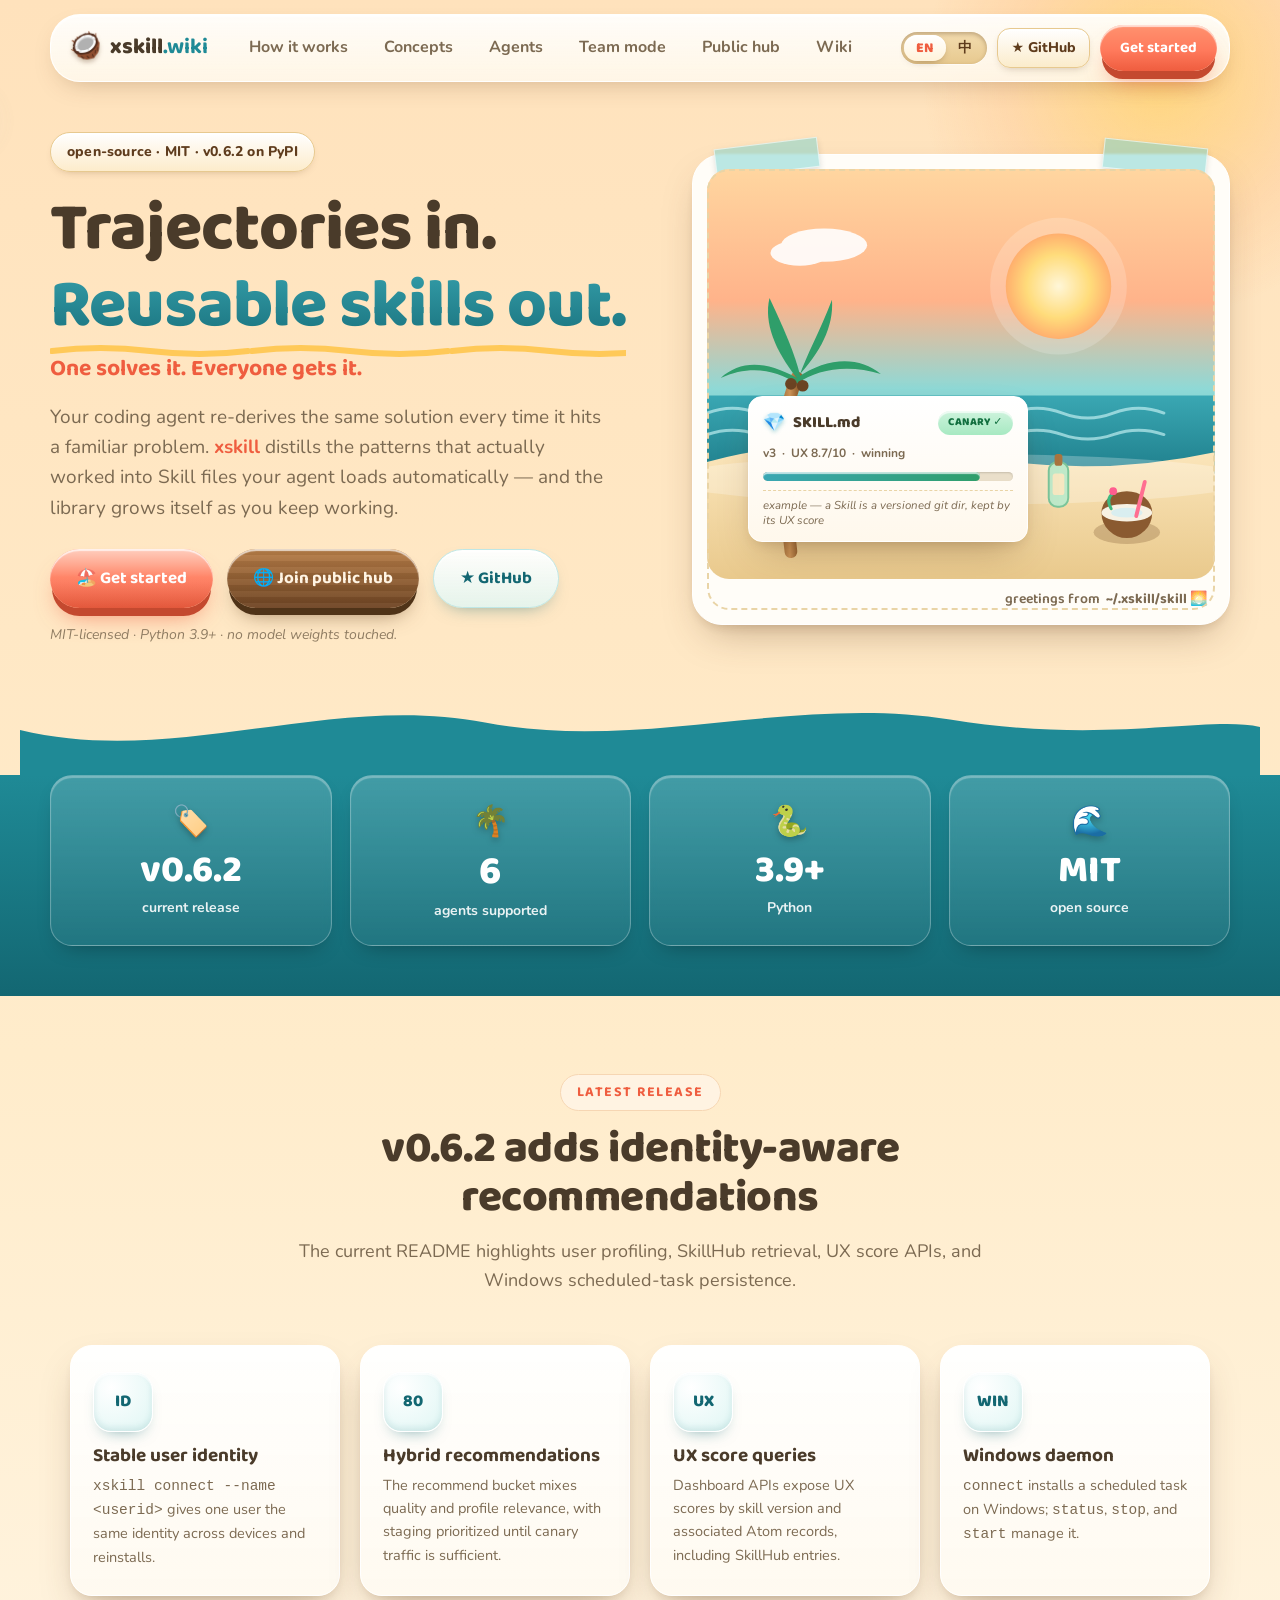
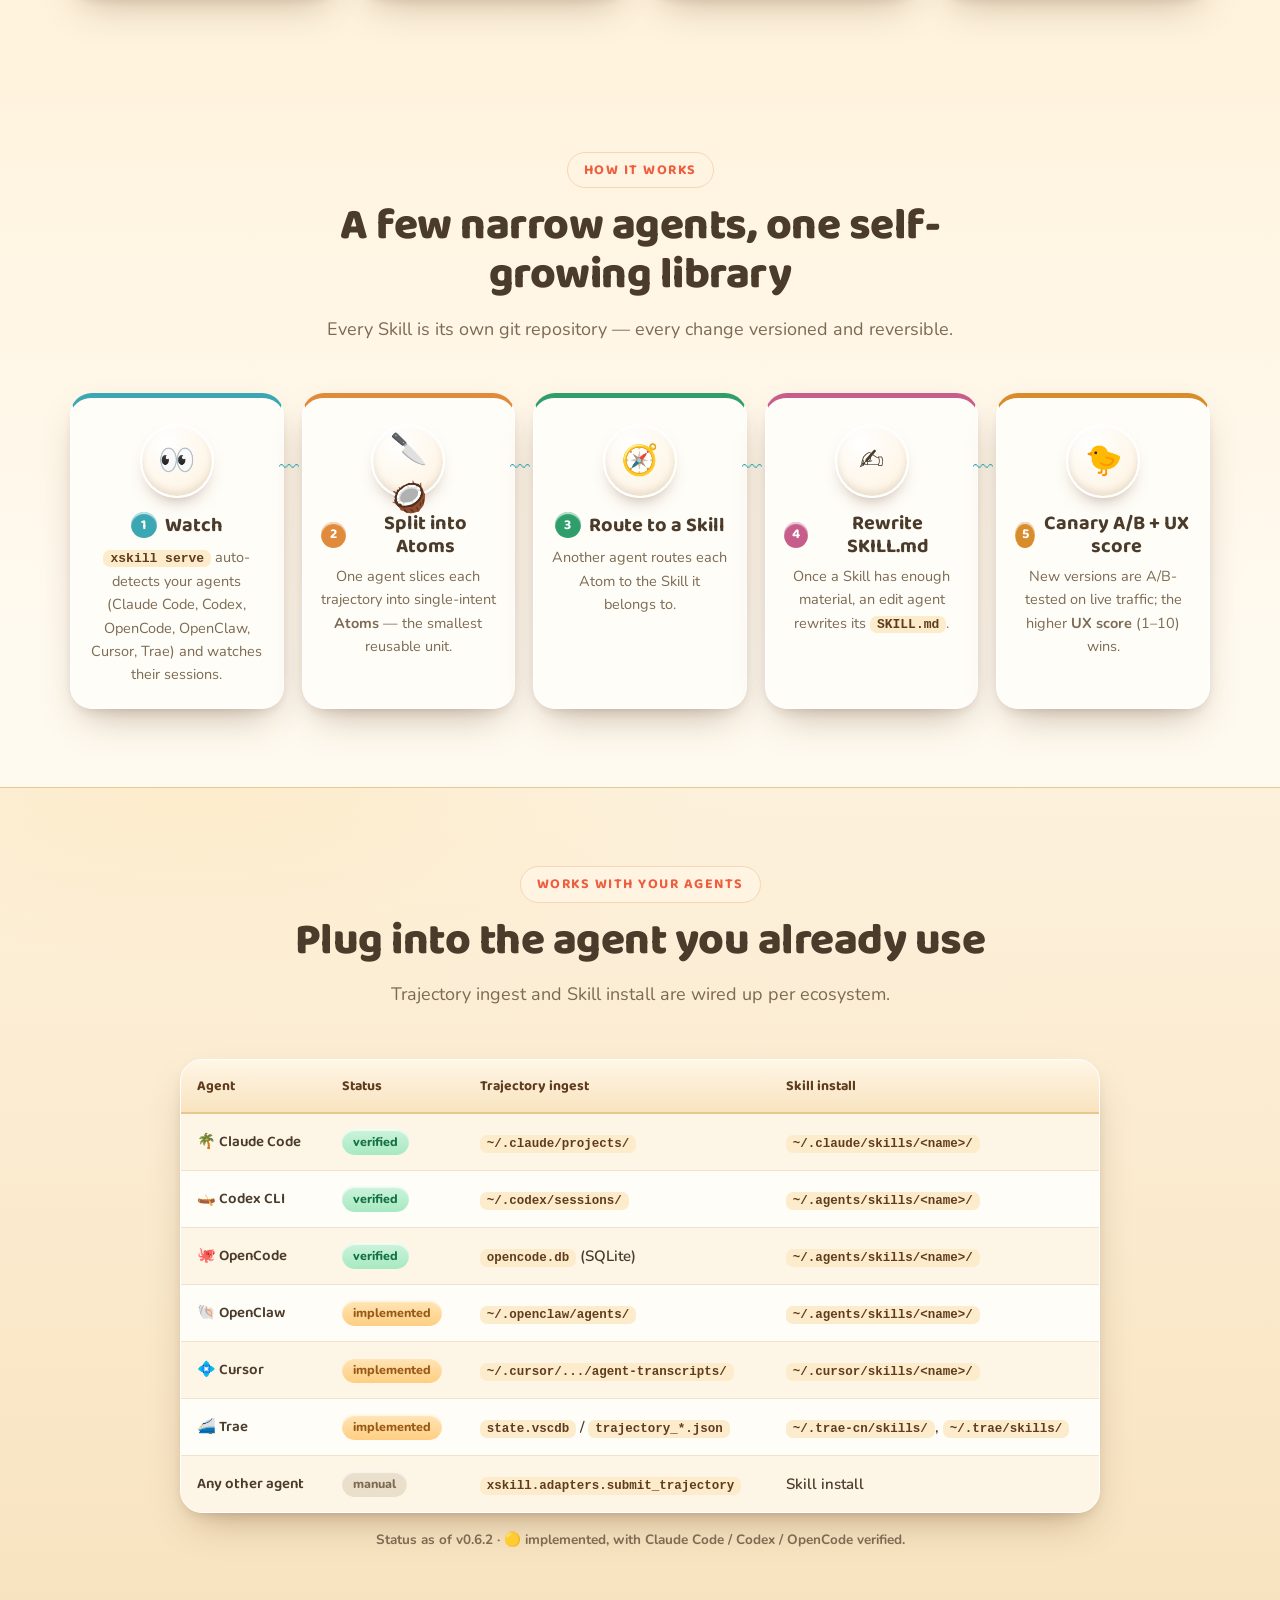
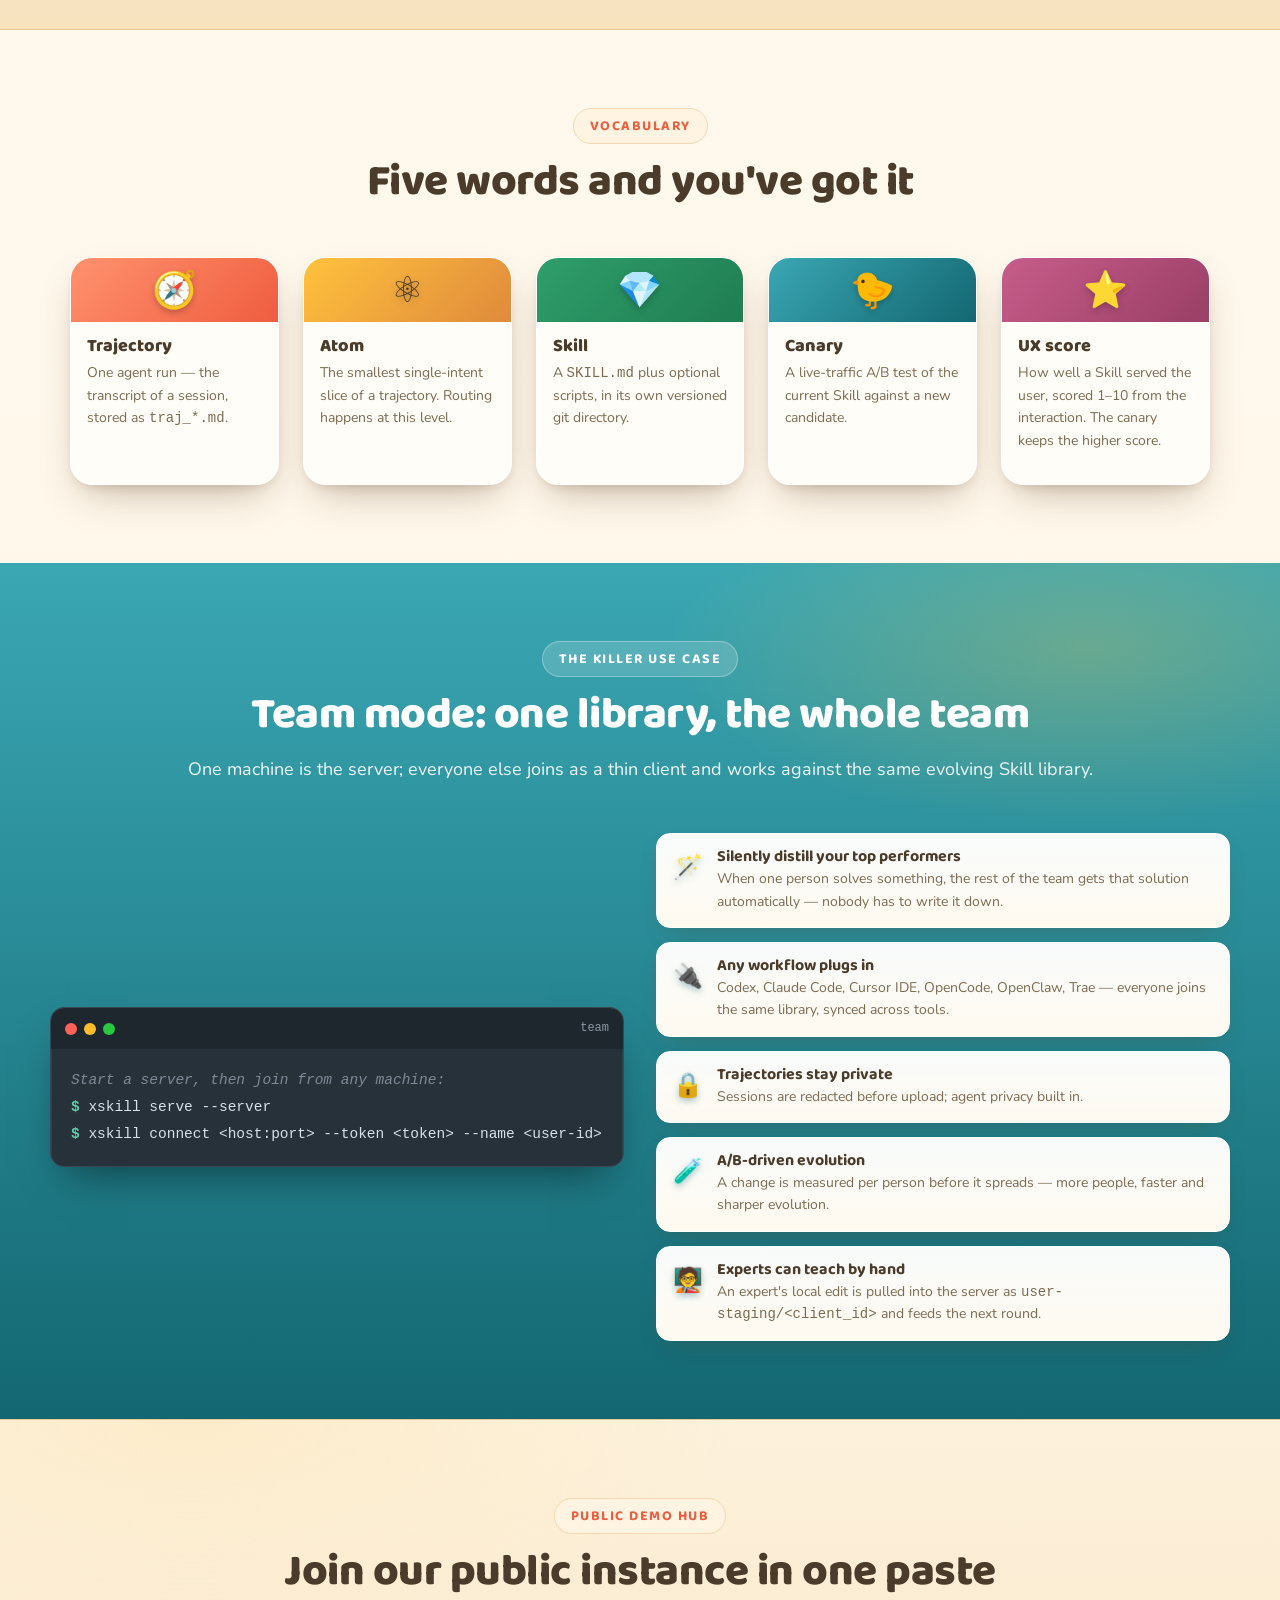
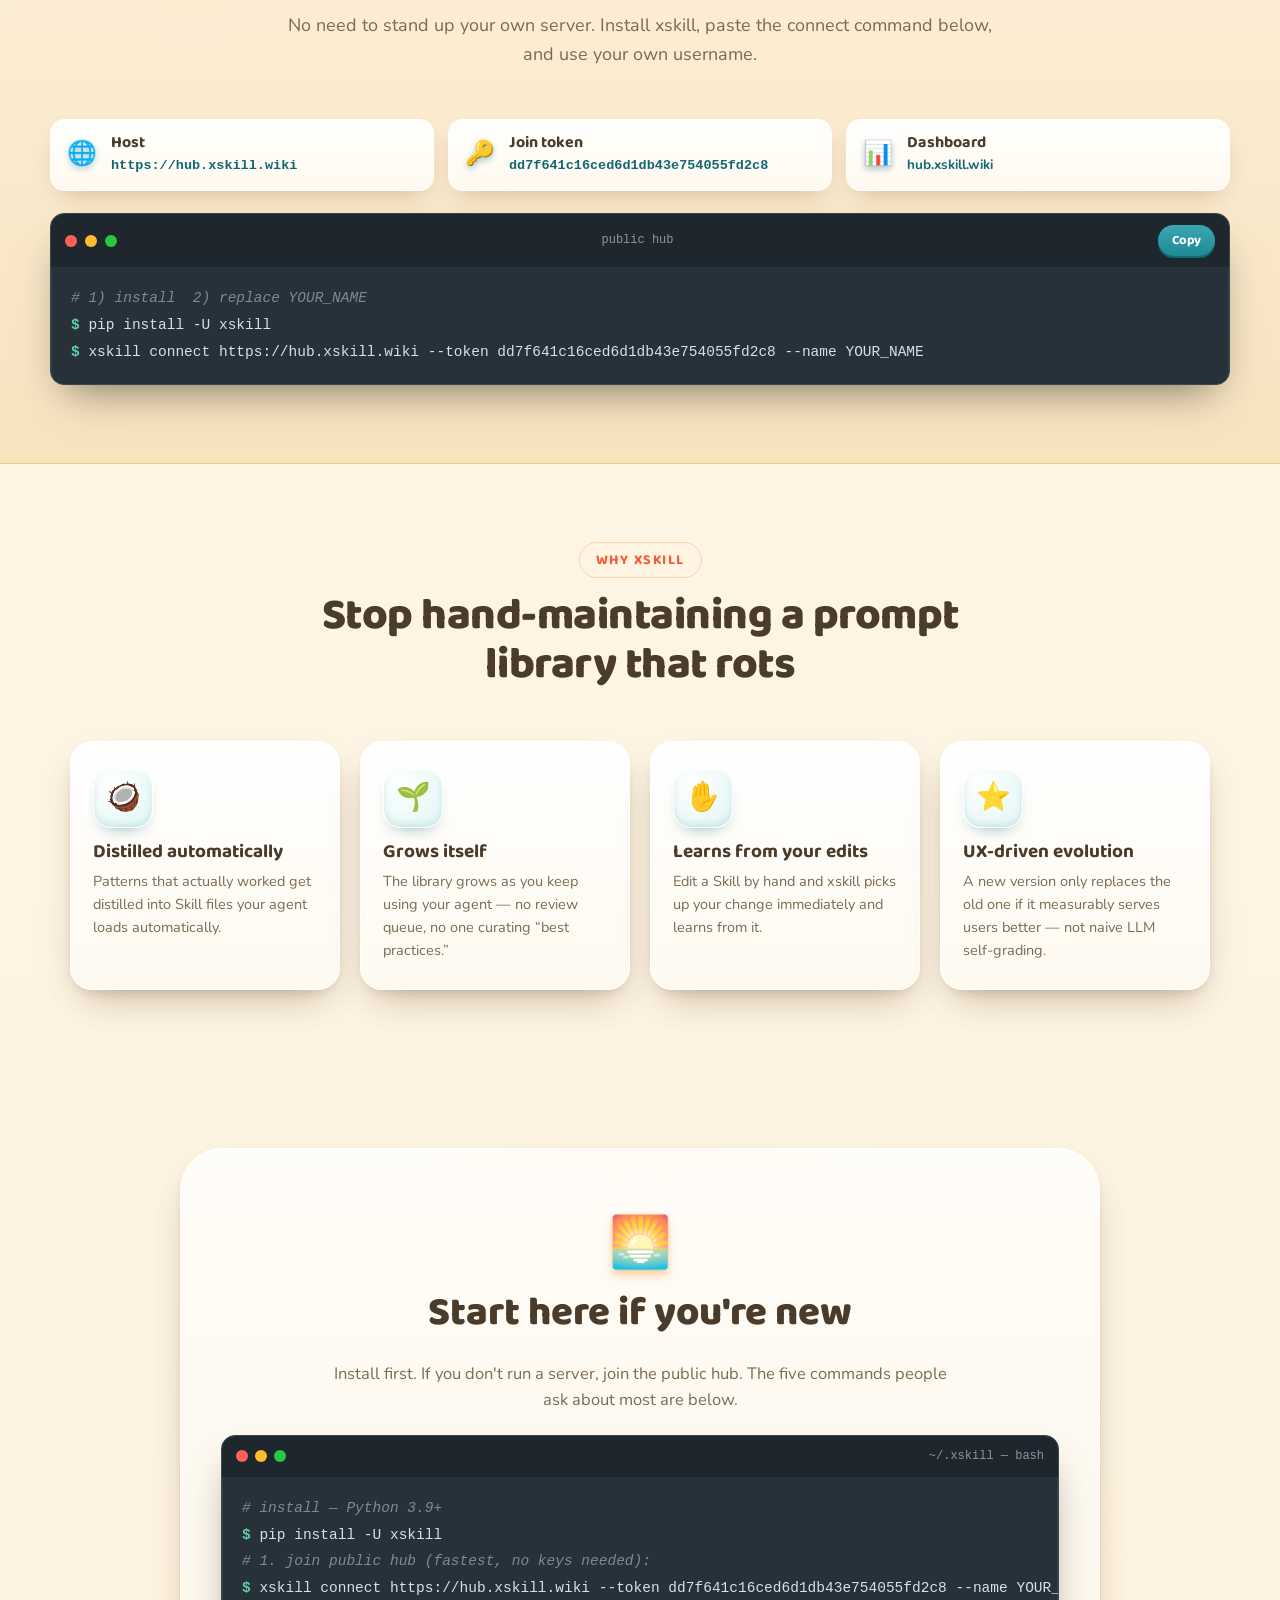
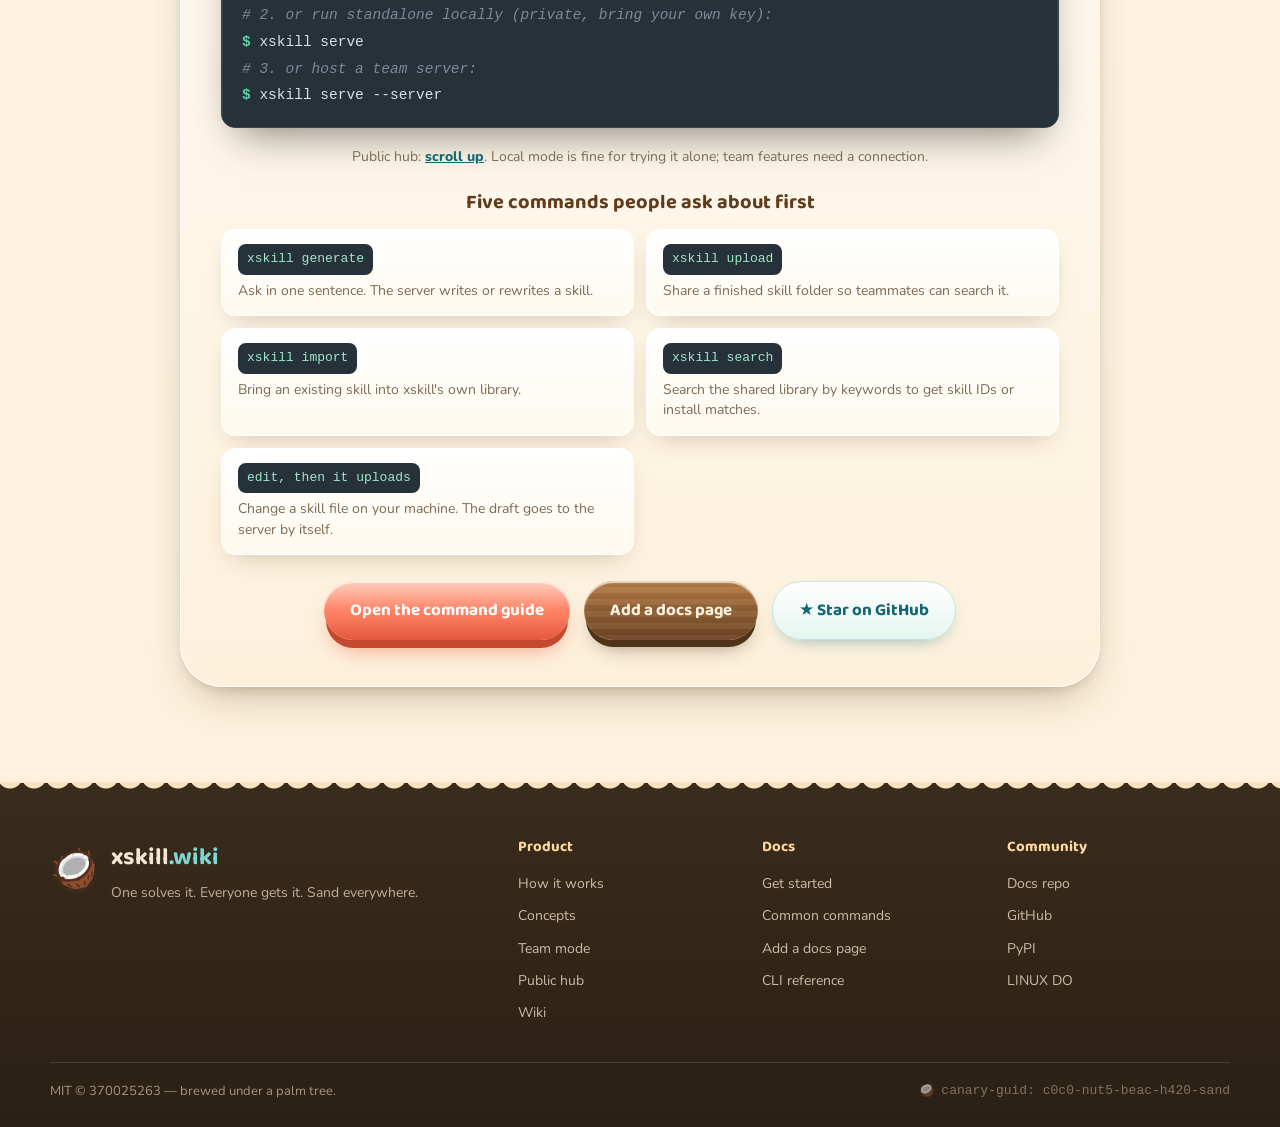
<file: index.html>
<!DOCTYPE html>
<html lang="en">
<head>
<meta charset="UTF-8" />
<meta name="viewport" content="width=device-width, initial-scale=1.0" />
<title>xskill · One solves it. Everyone gets it.</title>
<meta name="description" content="xskill distills reusable Skills from AI agent execution trajectories, shares them across teams, and evolves them with UX-driven canary tests. Open-source, MIT, Python 3.9+." />
<link rel="preconnect" href="https://fonts.googleapis.com" />
<link rel="preconnect" href="https://fonts.gstatic.com" crossorigin />
<link href="https://fonts.googleapis.com/css2?family=Baloo+2:wght@500;600;700;800&family=Nunito:ital,wght@0,400;0,600;0,700;0,800;1,600&display=swap" rel="stylesheet" />
<link rel="icon" href="data:image/svg+xml,<svg xmlns='http://www.w3.org/2000/svg' viewBox='0 0 100 100'><text y='.9em' font-size='90'>🥥</text></svg>" />
<link rel="stylesheet" href="styles.css" />
</head>
<body data-title-key="index.title">

<div class="sky-decor" aria-hidden="true">
  <div class="sun-glow"></div>
  <div class="cloud cloud--1"></div>
  <div class="cloud cloud--2"></div>
  <div class="cloud cloud--3"></div>
  <div class="gull gull--1">︵</div>
  <div class="gull gull--2">︵</div>
</div>

<!-- ===== nav ===== -->
<header class="nav-wrap">
  <nav class="nav">
    <a class="brand" href="#top" aria-label="xskill home">
      <span class="brand__coco">🥥</span>
      <span class="brand__name">xskill<span class="brand__dot">.wiki</span></span>
    </a>
    <ul class="nav__links">
      <li><a href="#pipeline" data-i18n="nav.howitworks">How it works</a></li>
      <li><a href="#concepts" data-i18n="nav.concepts">Concepts</a></li>
      <li><a href="#agents" data-i18n="nav.agents">Agents</a></li>
      <li><a href="#team" data-i18n="nav.team">Team mode</a></li>
      <li><a href="#public-hub" data-i18n="nav.hub">Public hub</a></li>
      <li><a href="wiki.html" data-i18n="nav.wiki">xskill 文档</a></li>
    </ul>
    <div class="nav__actions">
      <div class="lang" role="group" aria-label="language">
        <button type="button" class="lang__btn" data-set-lang="en" data-i18n="lang.en">EN</button>
        <button type="button" class="lang__btn" data-set-lang="zh" data-i18n="lang.zh">中</button>
      </div>
      <a class="chip chip--ghost" href="https://github.com/SkillNerds/xskill" target="_blank" rel="noopener">★ GitHub</a>
      <a class="btn btn--mini" href="#start" data-i18n="nav.getstarted">Get&nbsp;Started</a>
    </div>
  </nav>
</header>

<main id="top">

<!-- ===== HERO ===== -->
<section class="hero">
  <div class="hero__inner">
    <div class="hero__copy">
      <span class="eyebrow"><span data-i18n="hero.eyebrow">open-source · MIT · v0.6.2 on PyPI</span></span>
      <h1 class="hero__title">
        <span data-i18n="hero.title_a">Trajectories in.</span><br />
        <span class="hl" data-i18n="hero.title_b">Reusable skills out.</span>
      </h1>
      <p class="hero__tagline" data-i18n="hero.tagline">One solves it. Everyone gets it.</p>
      <p class="hero__lede" data-i18n-html="hero.lede">Your coding agent re-derives the same solution every time it hits a familiar problem. <strong>xskill</strong> distills the patterns that actually worked into Skill files your agent loads automatically.</p>
      <div class="hero__cta">
        <a class="btn btn--primary" href="#start"><span class="btn__shine"></span><span data-i18n="hero.cta_start">🏖️ Get started</span></a>
        <a class="btn btn--wood" href="#public-hub" data-i18n="hero.cta_hub">🌐 Join public hub</a>
        <a class="btn btn--glass" href="https://github.com/SkillNerds/xskill" target="_blank" rel="noopener" data-i18n="hero.cta_github">★ GitHub</a>
      </div>
      <p class="hero__sub" data-i18n="hero.sub">MIT-licensed · Python 3.9+ · no model weights touched.</p>
    </div>

    <figure class="postcard" aria-label="A tropical beach where trajectories become skills">
      <div class="postcard__tape postcard__tape--l"></div>
      <div class="postcard__tape postcard__tape--r"></div>
      <div class="scene">
        <svg class="scene__svg" viewBox="0 0 520 420" role="img" aria-hidden="true" preserveAspectRatio="xMidYMid slice">
          <defs>
            <linearGradient id="sky" x1="0" y1="0" x2="0" y2="1"><stop offset="0" stop-color="#ffd6a0"/><stop offset="0.45" stop-color="#ffb38a"/><stop offset="0.75" stop-color="#8fd9d6"/><stop offset="1" stop-color="#62c3c9"/></linearGradient>
            <radialGradient id="sunG" cx="50%" cy="50%" r="50%"><stop offset="0" stop-color="#fff4cf"/><stop offset="0.6" stop-color="#ffd45e"/><stop offset="1" stop-color="#ff9d4d"/></radialGradient>
            <linearGradient id="seaG" x1="0" y1="0" x2="0" y2="1"><stop offset="0" stop-color="#3aa7b3"/><stop offset="1" stop-color="#1f7f8c"/></linearGradient>
            <linearGradient id="sandG" x1="0" y1="0" x2="0" y2="1"><stop offset="0" stop-color="#fce7bd"/><stop offset="1" stop-color="#e9c98c"/></linearGradient>
            <linearGradient id="trunk" x1="0" y1="0" x2="1" y2="0"><stop offset="0" stop-color="#a9743f"/><stop offset="0.5" stop-color="#cd9457"/><stop offset="1" stop-color="#9a6634"/></linearGradient>
          </defs>
          <rect x="0" y="0" width="520" height="300" fill="url(#sky)"/>
          <circle class="scene__sun" cx="360" cy="120" r="54" fill="url(#sunG)"/>
          <circle cx="360" cy="120" r="70" fill="#fff" opacity="0.18"/>
          <g fill="#fff" opacity="0.9"><ellipse class="scene__cloud" cx="120" cy="78" rx="44" ry="17"/><ellipse class="scene__cloud" cx="95" cy="86" rx="30" ry="13"/></g>
          <rect x="0" y="232" width="520" height="80" fill="url(#seaG)"/>
          <g stroke="#bfeef0" stroke-width="3" fill="none" opacity="0.7" stroke-linecap="round">
            <path class="scene__wave" d="M0 250 q 26 -10 52 0 t 52 0 t 52 0 t 52 0 t 52 0 t 52 0 t 52 0 t 52 0 t 52 0"/>
            <path class="scene__wave2" d="M0 272 q 26 -9 52 0 t 52 0 t 52 0 t 52 0 t 52 0 t 52 0 t 52 0 t 52 0 t 52 0"/>
          </g>
          <path d="M0 300 q 130 -34 260 -8 t 260 -2 V420 H0 Z" fill="url(#sandG)"/>
          <ellipse cx="260" cy="318" rx="300" ry="26" fill="#fff" opacity="0.25"/>
          <g class="scene__palm">
            <path d="M86 392 C 78 320 70 268 92 214" stroke="url(#trunk)" stroke-width="13" fill="none" stroke-linecap="round"/>
            <g fill="#2f9e6a">
              <path d="M92 214 C 60 196 34 196 14 214 C 44 200 72 206 92 220 Z"/>
              <path d="M92 214 C 124 192 156 192 178 210 C 146 200 114 204 92 220 Z"/>
              <path d="M92 214 C 70 186 58 158 64 132 C 78 162 90 188 96 214 Z"/>
              <path d="M92 214 C 116 188 130 162 128 134 C 116 166 102 190 94 214 Z"/>
            </g>
            <circle cx="86" cy="220" r="6" fill="#6b4423"/><circle cx="98" cy="222" r="6" fill="#6b4423"/>
          </g>
          <g class="scene__bottle">
            <rect x="350" y="300" width="20" height="46" rx="9" fill="#bfe9c9" stroke="#7bc59a" stroke-width="2"/>
            <rect x="356" y="292" width="8" height="12" rx="3" fill="#a9743f"/>
            <rect x="354" y="312" width="12" height="22" rx="3" fill="#f6e7c1"/>
          </g>
          <g class="scene__coco">
            <ellipse cx="430" cy="372" rx="34" ry="12" fill="#6b4423" opacity="0.25"/>
            <path d="M404 352 a26 26 0 0 0 52 0 a26 22 0 0 0 -52 0Z" fill="#8a5a30"/>
            <ellipse cx="430" cy="352" rx="26" ry="9" fill="#f7f1e3"/>
            <ellipse cx="430" cy="352" rx="16" ry="5" fill="#d9eef0"/>
            <rect x="442" y="318" width="4" height="40" rx="2" fill="#ff6f91" transform="rotate(14 444 338)"/>
            <path d="M414 348 q-6 -10 2 -16" stroke="#3fb87f" stroke-width="3" fill="none" stroke-linecap="round"/>
            <circle cx="416" cy="330" r="4" fill="#ff5d8f"/>
          </g>
        </svg>

        <div class="float-card">
          <div class="float-card__head">
            <span class="gem">💎</span>
            <span class="float-card__name">SKILL.md</span>
            <span class="badge badge--live">canary ✓</span>
          </div>
          <div class="float-card__meta"><span>v3</span><span>·</span><span>UX 8.7/10</span><span>·</span><span>winning</span></div>
          <div class="float-card__bar"><i style="--w:87%"></i></div>
          <p class="float-card__note" data-i18n="float.note">example — a Skill is a versioned git dir, kept by its UX score</p>
        </div>
      </div>
      <figcaption class="postcard__caption">greetings from&nbsp; <b>~/.xskill/skill</b> 🌅</figcaption>
    </figure>
  </div>

  <div class="wave-divider" aria-hidden="true">
    <svg viewBox="0 0 1440 120" preserveAspectRatio="none"><path d="M0 60 C 180 110 360 10 540 50 C 720 90 900 12 1080 46 C 1260 80 1380 40 1440 56 V120 H0 Z"/></svg>
  </div>
</section>

<!-- ===== STATS (verifiable facts) ===== -->
<section class="stats">
  <div class="stats__grid">
    <div class="stat"><span class="stat__ico">🏷️</span><b>v0.6.2</b><span class="stat__label" data-i18n="stats.version_l">current release</span></div>
    <div class="stat"><span class="stat__ico">🌴</span><b class="count" data-to="6">0</b><span class="stat__label" data-i18n="stats.agents_l">agents supported</span></div>
    <div class="stat"><span class="stat__ico">🐍</span><b>3.9+</b><span class="stat__label" data-i18n="stats.python_l">Python</span></div>
    <div class="stat"><span class="stat__ico">🌊</span><b>MIT</b><span class="stat__label" data-i18n="stats.license_l">open source</span></div>
  </div>
</section>

<!-- ===== LATEST RELEASE ===== -->
<section class="section" id="release">
  <div class="section__head">
    <span class="kicker" data-i18n="rel.kicker">latest release</span>
    <h2 data-i18n="rel.title">v0.6.2 adds identity-aware recommendations</h2>
    <p class="section__sub" data-i18n="rel.sub">The current README highlights user profiling, SkillHub retrieval, UX score APIs, and Windows scheduled-task persistence.</p>
  </div>
  <div class="features features--release">
    <article class="feature"><div class="feature__ico">ID</div><h3 data-i18n="rel.f1_t">Stable user identity</h3><p data-i18n-html="rel.f1_p"></p></article>
    <article class="feature"><div class="feature__ico">80</div><h3 data-i18n="rel.f2_t">Hybrid recommendations</h3><p data-i18n-html="rel.f2_p"></p></article>
    <article class="feature"><div class="feature__ico">UX</div><h3 data-i18n="rel.f3_t">UX score queries</h3><p data-i18n-html="rel.f3_p"></p></article>
    <article class="feature"><div class="feature__ico">WIN</div><h3 data-i18n="rel.f4_t">Windows daemon</h3><p data-i18n-html="rel.f4_p"></p></article>
  </div>
</section>

<!-- ===== PIPELINE (how it works) ===== -->
<section class="section" id="pipeline">
  <div class="section__head">
    <span class="kicker" data-i18n="pipe.kicker">how it works</span>
    <h2 data-i18n="pipe.title">A few narrow agents, one self-growing library</h2>
    <p class="section__sub" data-i18n="pipe.sub">Every Skill is its own git repository — every change versioned and reversible.</p>
  </div>
  <ol class="pipe">
    <li class="pipe__step" style="--accent:#3aa7b3"><div class="pipe__disc"><span>👀</span></div><h3><span class="pipe__n">1</span> <span data-i18n="pipe.s1_t">Watch</span></h3><p data-i18n-html="pipe.s1_p"></p></li>
    <li class="pipe__step" style="--accent:#e08a3c"><div class="pipe__disc"><span>🔪🥥</span></div><h3><span class="pipe__n">2</span> <span data-i18n="pipe.s2_t">Split into Atoms</span></h3><p data-i18n-html="pipe.s2_p"></p></li>
    <li class="pipe__step" style="--accent:#2f9e6a"><div class="pipe__disc"><span>🧭</span></div><h3><span class="pipe__n">3</span> <span data-i18n="pipe.s3_t">Route to a Skill</span></h3><p data-i18n-html="pipe.s3_p"></p></li>
    <li class="pipe__step" style="--accent:#c75d8a"><div class="pipe__disc"><span>✍️</span></div><h3><span class="pipe__n">4</span> <span data-i18n="pipe.s4_t">Rewrite SKILL.md</span></h3><p data-i18n-html="pipe.s4_p"></p></li>
    <li class="pipe__step" style="--accent:#d98c2b"><div class="pipe__disc"><span>🐤</span></div><h3><span class="pipe__n">5</span> <span data-i18n="pipe.s5_t">Canary A/B + UX score</span></h3><p data-i18n-html="pipe.s5_p"></p></li>
  </ol>
</section>

<!-- ===== AGENTS MATRIX ===== -->
<section class="section section--sand" id="agents">
  <div class="section__head">
    <span class="kicker" data-i18n="agents.kicker">works with your agents</span>
    <h2 data-i18n="agents.title">Plug into the agent you already use</h2>
    <p class="section__sub" data-i18n="agents.sub">Trajectory ingest and Skill install are wired up per ecosystem.</p>
  </div>
  <div class="board">
    <table class="board__table">
      <thead>
        <tr>
          <th data-i18n="agents.h_agent">Agent</th>
          <th data-i18n="agents.h_status">Status</th>
          <th data-i18n="agents.h_ingest">Trajectory ingest</th>
          <th data-i18n="agents.h_install">Skill install</th>
        </tr>
      </thead>
      <tbody>
        <tr><td class="skill-name">🌴 Claude Code</td><td><span class="st st--ok" data-i18n="agents.st_verified">verified</span></td><td><code>~/.claude/projects/</code></td><td><code>~/.claude/skills/&lt;name&gt;/</code></td></tr>
        <tr><td class="skill-name">🛶 Codex CLI</td><td><span class="st st--ok" data-i18n="agents.st_verified">verified</span></td><td><code>~/.codex/sessions/</code></td><td><code>~/.agents/skills/&lt;name&gt;/</code></td></tr>
        <tr><td class="skill-name">🐙 OpenCode</td><td><span class="st st--ok" data-i18n="agents.st_verified">verified</span></td><td><code>opencode.db</code> (SQLite)</td><td><code>~/.agents/skills/&lt;name&gt;/</code></td></tr>
        <tr><td class="skill-name">🐚 OpenClaw</td><td><span class="st st--wip" data-i18n="agents.st_impl">implemented</span></td><td><code>~/.openclaw/agents/</code></td><td><code>~/.agents/skills/&lt;name&gt;/</code></td></tr>
        <tr><td class="skill-name">💠 Cursor</td><td><span class="st st--wip" data-i18n="agents.st_impl">implemented</span></td><td><code>~/.cursor/.../agent-transcripts/</code></td><td><code>~/.cursor/skills/&lt;name&gt;/</code></td></tr>
        <tr><td class="skill-name">🚄 Trae</td><td><span class="st st--wip" data-i18n="agents.st_impl">implemented</span></td><td><code>state.vscdb</code> / <code>trajectory_*.json</code></td><td><code>~/.trae-cn/skills/</code>, <code>~/.trae/skills/</code></td></tr>
        <tr><td class="skill-name" data-i18n="agents.any">Any other agent</td><td><span class="st" data-i18n="agents.st_manual">manual</span></td><td><code>xskill.adapters.submit_trajectory</code></td><td data-i18n="agents.h_install">copy / symlink SKILL.md</td></tr>
      </tbody>
    </table>
    <p class="board__foot-note" data-i18n="agents.note">Status as of v0.6.2 · 🟡 implemented, with Claude Code / Codex / OpenCode verified.</p>
  </div>
</section>

<!-- ===== CONCEPTS ===== -->
<section class="section" id="concepts">
  <div class="section__head">
    <span class="kicker" data-i18n="concepts.kicker">vocabulary</span>
    <h2 data-i18n="concepts.title">Five words and you've got it</h2>
  </div>
  <div class="cards cards--concepts">
    <article class="card card--concept" style="--g:linear-gradient(135deg,#ff926f,#ef5d3f)"><div class="card__banner" style="background:var(--g)"><span class="card__emoji">🧭</span></div><div class="card__body"><h3 class="card__title" data-i18n="c.traj_t">Trajectory</h3><p class="card__desc" data-i18n-html="c.traj_p"></p></div></article>
    <article class="card card--concept" style="--g:linear-gradient(135deg,#ffc23d,#e08a3c)"><div class="card__banner" style="background:var(--g)"><span class="card__emoji">⚛️</span></div><div class="card__body"><h3 class="card__title" data-i18n="c.atom_t">Atom</h3><p class="card__desc" data-i18n-html="c.atom_p"></p></div></article>
    <article class="card card--concept" style="--g:linear-gradient(135deg,#2f9e6a,#1f7d52)"><div class="card__banner" style="background:var(--g)"><span class="card__emoji">💎</span></div><div class="card__body"><h3 class="card__title" data-i18n="c.skill_t">Skill</h3><p class="card__desc" data-i18n-html="c.skill_p"></p></div></article>
    <article class="card card--concept" style="--g:linear-gradient(135deg,#3aa7b3,#136772)"><div class="card__banner" style="background:var(--g)"><span class="card__emoji">🐤</span></div><div class="card__body"><h3 class="card__title" data-i18n="c.canary_t">Canary</h3><p class="card__desc" data-i18n-html="c.canary_p"></p></div></article>
    <article class="card card--concept" style="--g:linear-gradient(135deg,#c75d8a,#9a3f66)"><div class="card__banner" style="background:var(--g)"><span class="card__emoji">⭐</span></div><div class="card__body"><h3 class="card__title" data-i18n="c.ux_t">UX score</h3><p class="card__desc" data-i18n-html="c.ux_p"></p></div></article>
  </div>
</section>

<!-- ===== TEAM MODE ===== -->
<section class="section section--ocean" id="team">
  <div class="section__head section__head--light">
    <span class="kicker kicker--light" data-i18n="team.kicker">the killer use case</span>
    <h2 data-i18n="team.title">Team mode: one library, the whole team</h2>
    <p class="section__sub" data-i18n="team.sub">One machine is the server; everyone else joins as a thin client.</p>
  </div>
  <div class="team">
    <div class="team__terminal">
      <div class="terminal">
        <div class="terminal__bar"><i></i><i></i><i></i><span>team</span></div>
        <pre class="terminal__body"><code><span class="c-com" data-i18n="team.cmd_note"># Start a server, then join from any machine:</span>
<span class="c-pmt">$</span> xskill serve --server
<span class="c-pmt">$</span> xskill connect &lt;host:port&gt; --token &lt;token&gt; --name &lt;user-id&gt;</code></pre>
      </div>
    </div>
    <div class="team__bullets">
      <div class="tb"><span class="tb__ico">🪄</span><div><h4 data-i18n="team.b1_t">Silently distill your top performers</h4><p data-i18n="team.b1_p"></p></div></div>
      <div class="tb"><span class="tb__ico">🔌</span><div><h4 data-i18n="team.b2_t">Any workflow plugs in</h4><p data-i18n="team.b2_p"></p></div></div>
      <div class="tb"><span class="tb__ico">🔒</span><div><h4 data-i18n="team.b3_t">Trajectories stay private</h4><p data-i18n="team.b3_p"></p></div></div>
      <div class="tb"><span class="tb__ico">🧪</span><div><h4 data-i18n="team.b4_t">A/B-driven evolution</h4><p data-i18n="team.b4_p"></p></div></div>
      <div class="tb"><span class="tb__ico">🧑‍🏫</span><div><h4 data-i18n="team.b5_t">Experts can teach by hand</h4><p data-i18n-html="team.b5_p"></p></div></div>
    </div>
  </div>
</section>

<!-- ===== PUBLIC HUB ===== -->
<section class="section section--sand" id="public-hub">
  <div class="section__head">
    <span class="kicker" data-i18n="hub.kicker">公网演示实例</span>
    <h2 data-i18n="hub.title">一键粘贴，接入我们的公网实例</h2>
    <p class="section__sub" data-i18n="hub.sub">不用自己搭服务端。装好 xskill，粘贴下面这条连接命令，再填上你自己的用户名即可。</p>
  </div>
  <div class="hub">
    <div class="hub__meta">
      <div class="tb"><span class="tb__ico">🌐</span><div><h4 data-i18n="hub.label_host">地址</h4><p><code>https://hub.xskill.wiki</code></p></div></div>
      <div class="tb"><span class="tb__ico">🔑</span><div><h4 data-i18n="hub.label_token">连接令牌</h4><p><code id="hub-token">dd7f641c16ced6d1db43e754055fd2c8</code></p></div></div>
      <div class="tb"><span class="tb__ico">📊</span><div><h4 data-i18n="hub.label_dash">控制台</h4><p><a href="https://hub.xskill.wiki/" target="_blank" rel="noopener">hub.xskill.wiki</a></p></div></div>
    </div>
    <div class="hub__terminal">
      <div class="terminal">
        <div class="terminal__bar">
          <i></i><i></i><i></i>
          <span data-i18n="hub.term_title">公网实例</span>
          <button type="button" class="hub-copy" id="hub-copy-btn" data-i18n="hub.copy">复制</button>
        </div>
        <pre class="terminal__body"><code id="hub-connect-cmd" data-i18n-html="hub.cmd_html"><span class="c-com"># 1）安装　2）把 YOUR_NAME 换成你的用户名</span>
<span class="c-pmt">$</span> pip install -U xskill
<span class="c-pmt">$</span> xskill connect https://hub.xskill.wiki --token dd7f641c16ced6d1db43e754055fd2c8 --name YOUR_NAME</code></pre>
      </div>
    </div>
  </div>
</section>

<!-- ===== WHY ===== -->
<section class="section" id="why">
  <div class="section__head">
    <span class="kicker" data-i18n="why.kicker">why xskill</span>
    <h2 data-i18n="why.title">Stop hand-maintaining a prompt library that rots</h2>
  </div>
  <div class="features">
    <article class="feature"><div class="feature__ico">🥥</div><h3 data-i18n="why.f1_t">Distilled automatically</h3><p data-i18n="why.f1_p"></p></article>
    <article class="feature"><div class="feature__ico">🌱</div><h3 data-i18n="why.f2_t">Grows itself</h3><p data-i18n="why.f2_p"></p></article>
    <article class="feature"><div class="feature__ico">✋</div><h3 data-i18n="why.f3_t">Learns from your edits</h3><p data-i18n="why.f3_p"></p></article>
    <article class="feature"><div class="feature__ico">⭐</div><h3 data-i18n="why.f4_t">UX-driven evolution</h3><p data-i18n="why.f4_p"></p></article>
  </div>
</section>

<!-- ===== CTA / newcomer start ===== -->
<section class="cta" id="start">
  <div class="cta__card">
    <span class="cta__sun">🌅</span>
    <h2 data-i18n="cta.title">Start here if you're new</h2>
    <p class="cta__lede" data-i18n-html="cta.lede"></p>
    <div class="terminal">
      <div class="terminal__bar"><i></i><i></i><i></i><span>~/.xskill — bash</span></div>
      <pre class="terminal__body"><code><span class="c-com" data-i18n="cta.c1"># install — Python 3.9+</span>
<span class="c-pmt">$</span> pip install -U xskill
<span class="c-com" data-i18n="cta.c2"># 1. join public hub (fastest, no keys needed):</span>
<span class="c-pmt">$</span> xskill connect https://hub.xskill.wiki --token dd7f641c16ced6d1db43e754055fd2c8 --name YOUR_NAME
<span class="c-com" data-i18n="cta.c3"># 2. or run standalone locally (private, bring your own key):</span>
<span class="c-pmt">$</span> xskill serve
<span class="c-com" data-i18n="cta.c4"># 3. or host a team server:</span>
<span class="c-pmt">$</span> xskill serve --server</code></pre>
    </div>
    <p class="cta__hint" data-i18n-html="cta.hint"></p>
    <h3 class="cta__sub" data-i18n="cta.feat_h">Five commands people ask about first</h3>
    <div class="start-grid">
      <a class="start-card" href="wiki.html#generate">
        <code>xskill generate</code>
        <span data-i18n="cta.f_gen">Ask in one sentence; the server writes or rewrites a skill.</span>
      </a>
      <a class="start-card" href="wiki.html#upload">
        <code>xskill upload</code>
        <span data-i18n="cta.f_up">Share a finished skill folder so teammates can search it.</span>
      </a>
      <a class="start-card" href="wiki.html#import">
        <code>xskill import</code>
        <span data-i18n="cta.f_im">Bring an existing skill into xskill's own library.</span>
      </a>
      <a class="start-card" href="wiki.html#search">
        <code>xskill search</code>
        <span data-i18n="cta.f_srch">Search the shared library by keywords to get skill IDs or install matches.</span>
      </a>
      <a class="start-card" href="wiki.html#rewrite">
        <code data-i18n="cta.f_rw_t">edit, then it uploads</code>
        <span data-i18n="cta.f_rw">Change a skill file on your machine; the draft goes to the server by itself.</span>
      </a>
    </div>
    <div class="cta__btns">
      <a class="btn btn--primary" href="wiki.html#features"><span class="btn__shine"></span><span data-i18n="cta.read">Read the command guide</span></a>
      <a class="btn btn--wood" href="wiki.html#contribute" data-i18n="cta.contrib">Add a docs page</a>
      <a class="btn btn--glass" href="https://github.com/SkillNerds/xskill" target="_blank" rel="noopener" data-i18n="cta.star">★ Star on GitHub</a>
    </div>
  </div>
</section>

</main>

<!-- ===== FOOTER ===== -->
<footer class="footer">
  <div class="footer__top">
    <div class="footer__brand">
      <span class="brand__coco">🥥</span>
      <div>
        <b>xskill<span class="brand__dot">.wiki</span></b>
        <p data-i18n="foot.tagline">One solves it. Everyone gets it. Sand everywhere.</p>
      </div>
    </div>
    <nav class="footer__cols">
      <div><h4 data-i18n="foot.product">Product</h4><a href="#pipeline" data-i18n="nav.howitworks">How it works</a><a href="#concepts" data-i18n="nav.concepts">Concepts</a><a href="#team" data-i18n="nav.team">Team mode</a><a href="#public-hub" data-i18n="nav.hub">Public hub</a><a href="wiki.html" data-i18n="nav.wiki">xskill 文档</a></div>
      <div><h4 data-i18n="foot.docs">Docs</h4><a href="#start" data-i18n="nav.getstarted">Get started</a><a href="wiki.html#features" data-i18n="w.nav_features">Common commands</a><a href="wiki.html#contribute" data-i18n="w.nav_contribute">Add a docs page</a><a href="wiki.html#cli" data-i18n="w.nav_cli">CLI reference</a></div>
      <div><h4 data-i18n="foot.community">Community</h4><a href="https://github.com/SkillNerds/xskill-wiki" target="_blank" rel="noopener">Docs repo</a><a href="https://github.com/SkillNerds/xskill" target="_blank" rel="noopener">GitHub</a><a href="https://pypi.org/project/xskill/" target="_blank" rel="noopener">PyPI</a><a href="https://linux.do" target="_blank" rel="noopener">LINUX DO</a></div>
    </nav>
  </div>
  <div class="footer__bar">
    <span data-i18n="foot.copy">MIT © 370025263 — brewed under a palm tree.</span>
    <span class="canary">🥥 canary-guid: c0c0-nut5-beac-h420-sand</span>
  </div>
</footer>

<script src="i18n.js"></script>
<script src="script.js"></script>
</body>
</html>
</file>
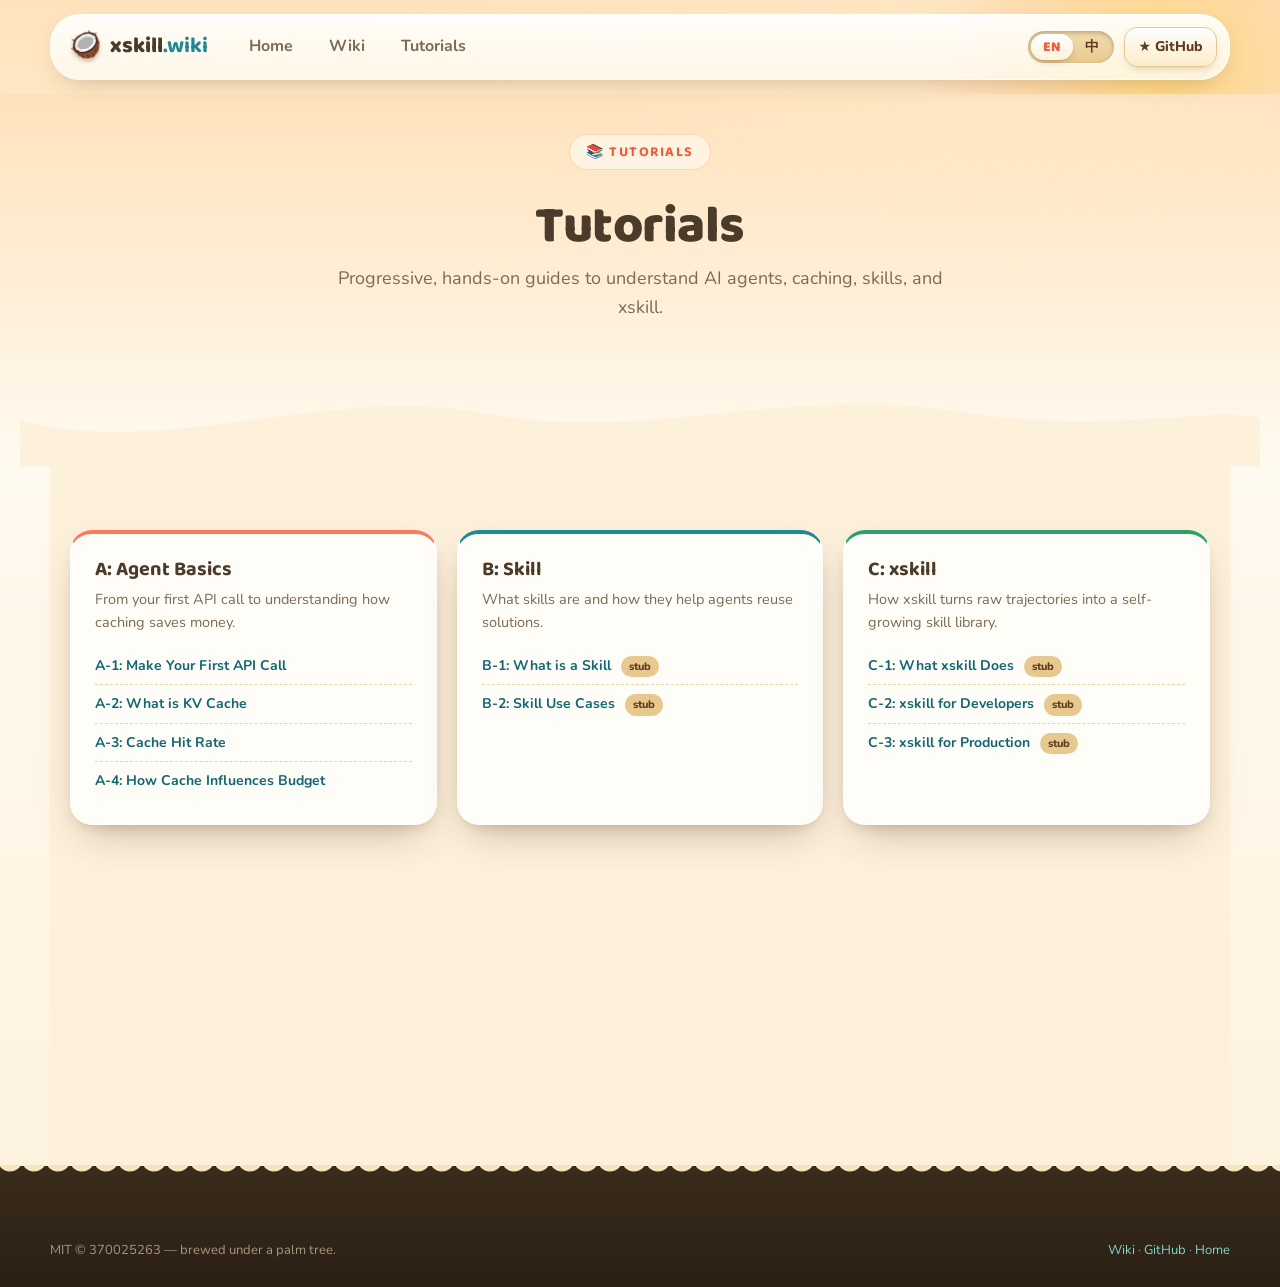
<file: tutorials/index.html>
<!DOCTYPE html>
<html lang="en">
<head>
<meta charset="UTF-8" />
<meta name="viewport" content="width=device-width, initial-scale=1.0" />
<title>Tutorials · xskill.wiki 🥥</title>
<meta name="description" content="Progressive tutorials on AI agents, KV cache, skills, and xskill." />
<link rel="preconnect" href="https://fonts.googleapis.com" />
<link rel="preconnect" href="https://fonts.gstatic.com" crossorigin />
<link href="https://fonts.googleapis.com/css2?family=Baloo+2:wght@500;600;700;800&family=Nunito:ital,wght@0,400;0,600;0,700;0,800;1,600&display=swap" rel="stylesheet" />
<link rel="icon" href="data:image/svg+xml,<svg xmlns='http://www.w3.org/2000/svg' viewBox='0 0 100 100'><text y='.9em' font-size='90'>🥥</text></svg>" />
<link rel="stylesheet" href="../styles.css" />
<link rel="stylesheet" href="tutorial-styles.css" />
</head>
<body data-title-key="tut.index_title">

<div class="sky-decor" aria-hidden="true">
  <div class="sun-glow"></div>
  <div class="cloud cloud--1"></div>
  <div class="cloud cloud--2"></div>
</div>

<header class="nav-wrap">
  <nav class="nav">
    <a class="brand" href="../index.html" aria-label="xskill home">
      <span class="brand__coco">🥥</span>
      <span class="brand__name">xskill<span class="brand__dot">.wiki</span></span>
    </a>
    <ul class="nav__links">
      <li><a href="../index.html" data-i18n="nav.home">Home</a></li>
      <li><a href="../wiki.html" data-i18n="nav.wiki">Wiki</a></li>
      <li><a href="index.html" data-i18n="nav.tutorials">Tutorials</a></li>
    </ul>
    <div class="nav__actions">
      <div class="lang" role="group" aria-label="language">
        <button type="button" class="lang__btn" data-set-lang="en" data-i18n="lang.en">EN</button>
        <button type="button" class="lang__btn" data-set-lang="zh" data-i18n="lang.zh">中</button>
      </div>
      <a class="chip chip--ghost" href="https://github.com/SkillNerds/xskill" target="_blank" rel="noopener">★ GitHub</a>
    </div>
  </nav>
</header>

<section class="wiki-hero">
  <div class="wiki-hero__inner">
    <span class="kicker">📚 tutorials</span>
    <h1 data-i18n="tut.index_title">Tutorials</h1>
    <p class="section__sub" data-i18n="tut.index_sub">Progressive, hands-on guides to understand AI agents, caching, skills, and xskill.</p>
  </div>
  <div class="wave-divider" aria-hidden="true">
    <svg viewBox="0 0 1440 120" preserveAspectRatio="none"><path d="M0 60 C 180 110 360 10 540 50 C 720 90 900 12 1080 46 C 1260 80 1380 40 1440 56 V120 H0 Z"/></svg>
  </div>
</section>

<div class="tutorial-shell" style="display:block; max-width:var(--maxw); margin:0 auto; padding:40px 20px 60px;">
  <div data-lang-content="en" class="is-visible">
    <div class="tut-chapter-cards">
      <div class="tut-chapter-card" style="border-top:4px solid var(--coral);">
        <h3>A: Agent Basics</h3>
        <p>From your first API call to understanding how caching saves money.</p>
        <ul>
          <li><a href="make-your-first-api-call.html">A-1: Make Your First API Call</a></li>
          <li><a href="what-is-kv-cache.html">A-2: What is KV Cache</a></li>
          <li><a href="cache-hit-rate.html">A-3: Cache Hit Rate</a></li>
          <li><a href="how-cache-influences-budget.html">A-4: How Cache Influences Budget</a></li>
        </ul>
      </div>
      <div class="tut-chapter-card" style="border-top:4px solid var(--sea);">
        <h3>B: Skill</h3>
        <p>What skills are and how they help agents reuse solutions.</p>
        <ul>
          <li><a href="what-is-a-skill.html">B-1: What is a Skill</a> <span class="badge-stub">stub</span></li>
          <li><a href="skill-use-cases.html">B-2: Skill Use Cases</a> <span class="badge-stub">stub</span></li>
        </ul>
      </div>
      <div class="tut-chapter-card" style="border-top:4px solid var(--palm);">
        <h3>C: xskill</h3>
        <p>How xskill turns raw trajectories into a self-growing skill library.</p>
        <ul>
          <li><a href="what-xskill-does.html">C-1: What xskill Does</a> <span class="badge-stub">stub</span></li>
          <li><a href="xskill-for-developers.html">C-2: xskill for Developers</a> <span class="badge-stub">stub</span></li>
          <li><a href="xskill-for-production.html">C-3: xskill for Production</a> <span class="badge-stub">stub</span></li>
        </ul>
      </div>
    </div>
  </div>

  <div data-lang-content="zh">
    <div class="tut-chapter-cards">
      <div class="tut-chapter-card" style="border-top:4px solid var(--coral);">
        <h3>A: Agent 基础</h3>
        <p>从第一个 API 请求到理解缓存如何帮你省钱。</p>
        <ul>
          <li><a href="make-your-first-api-call.html">A-1: 发出你的第一个 API 请求</a></li>
          <li><a href="what-is-kv-cache.html">A-2: 什么是 KV Cache</a></li>
          <li><a href="cache-hit-rate.html">A-3: 缓存命中率</a></li>
          <li><a href="how-cache-influences-budget.html">A-4: 缓存如何影响预算</a></li>
        </ul>
      </div>
      <div class="tut-chapter-card" style="border-top:4px solid var(--sea);">
        <h3>B: Skill（技能）</h3>
        <p>Skill 是什么，以及它如何帮助 Agent 复用已有解法。</p>
        <ul>
          <li><a href="what-is-a-skill.html">B-1: 什么是 Skill</a> <span class="badge-stub">stub</span></li>
          <li><a href="skill-use-cases.html">B-2: Skill 使用场景</a> <span class="badge-stub">stub</span></li>
        </ul>
      </div>
      <div class="tut-chapter-card" style="border-top:4px solid var(--palm);">
        <h3>C: xskill</h3>
        <p>xskill 如何把原始轨迹变成自生长的技能库。</p>
        <ul>
          <li><a href="what-xskill-does.html">C-1: xskill 做什么</a> <span class="badge-stub">stub</span></li>
          <li><a href="xskill-for-developers.html">C-2: xskill 开发者指南</a> <span class="badge-stub">stub</span></li>
          <li><a href="xskill-for-production.html">C-3: xskill 生产部署</a> <span class="badge-stub">stub</span></li>
        </ul>
      </div>
    </div>
  </div>
</div>

<footer class="footer">
  <div class="footer__bar footer__bar--wiki">
    <span>MIT © 370025263 — brewed under a palm tree.</span>
    <span><a href="../wiki.html">Wiki</a> · <a href="https://github.com/SkillNerds/xskill" target="_blank" rel="noopener">GitHub</a> · <a href="../index.html">Home</a></span>
  </div>
</footer>

<script src="tutorial-i18n.js"></script>
</body>
</html>
</file>
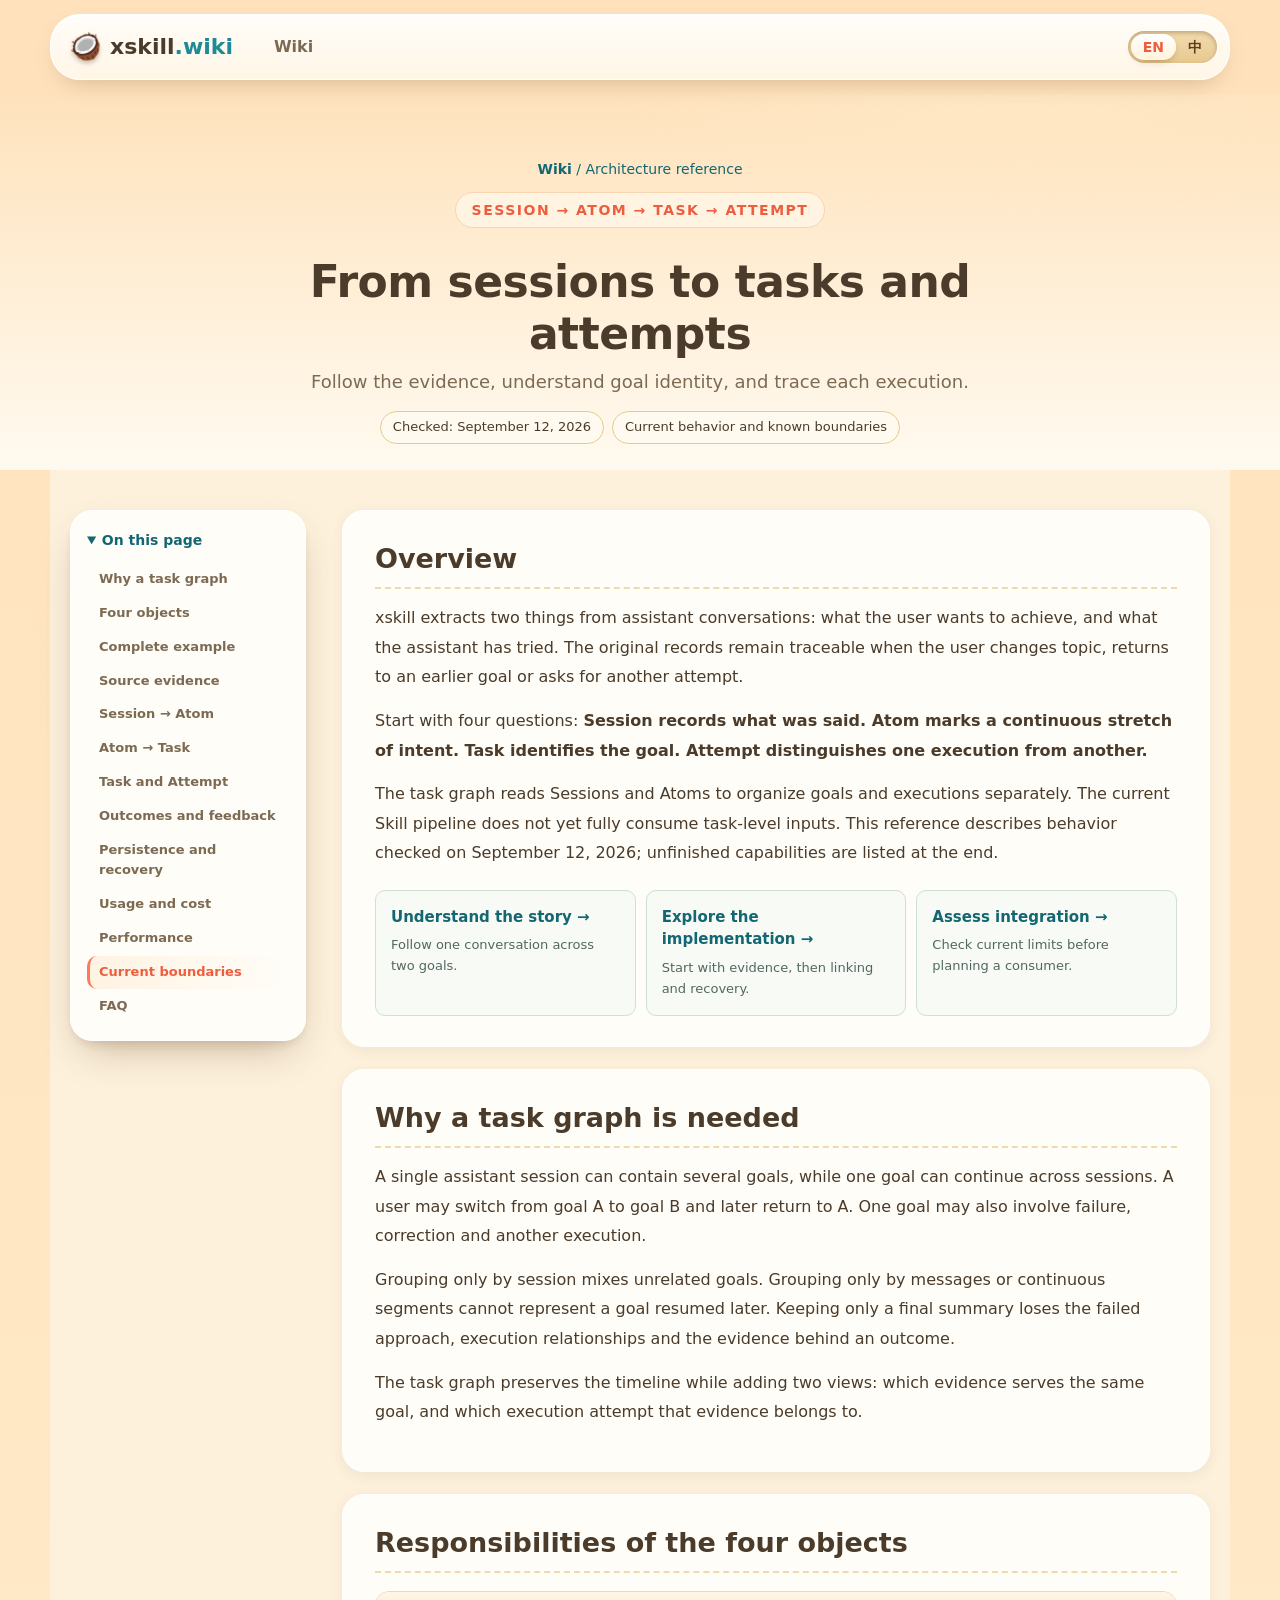
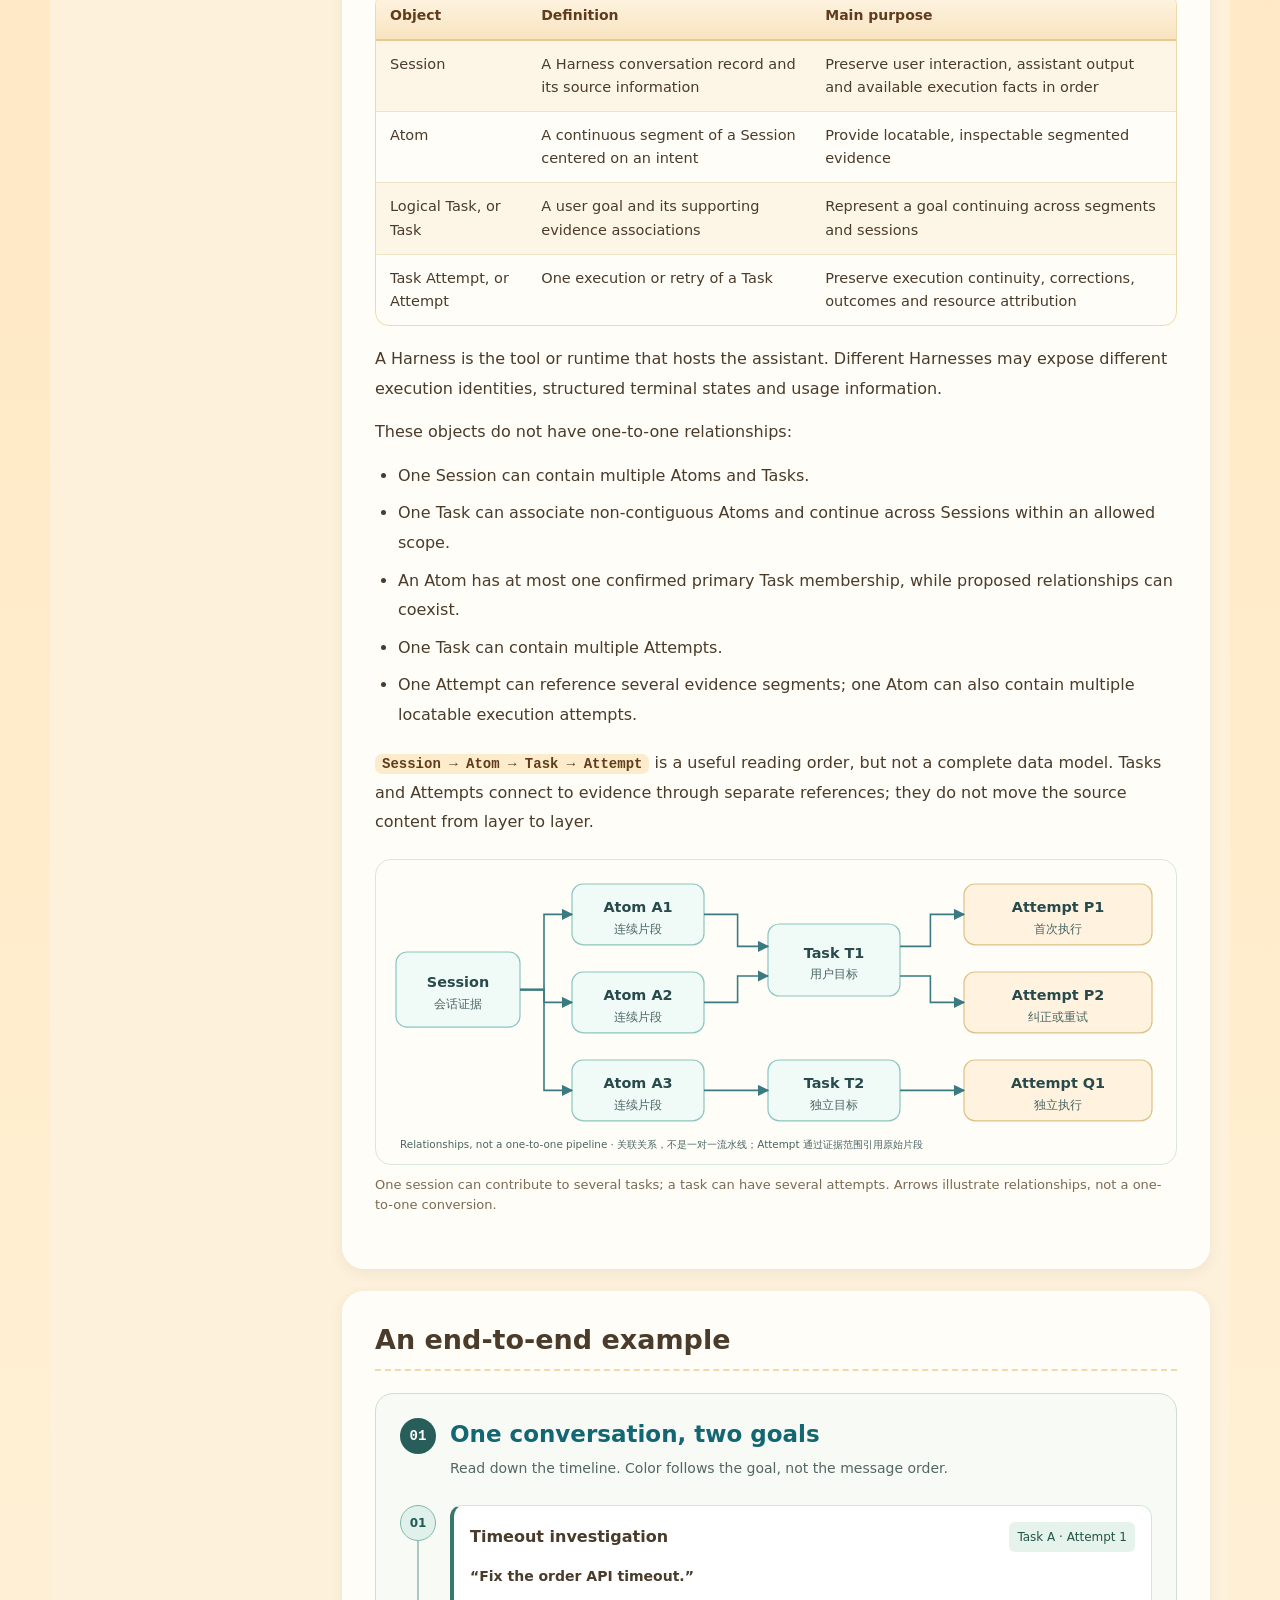
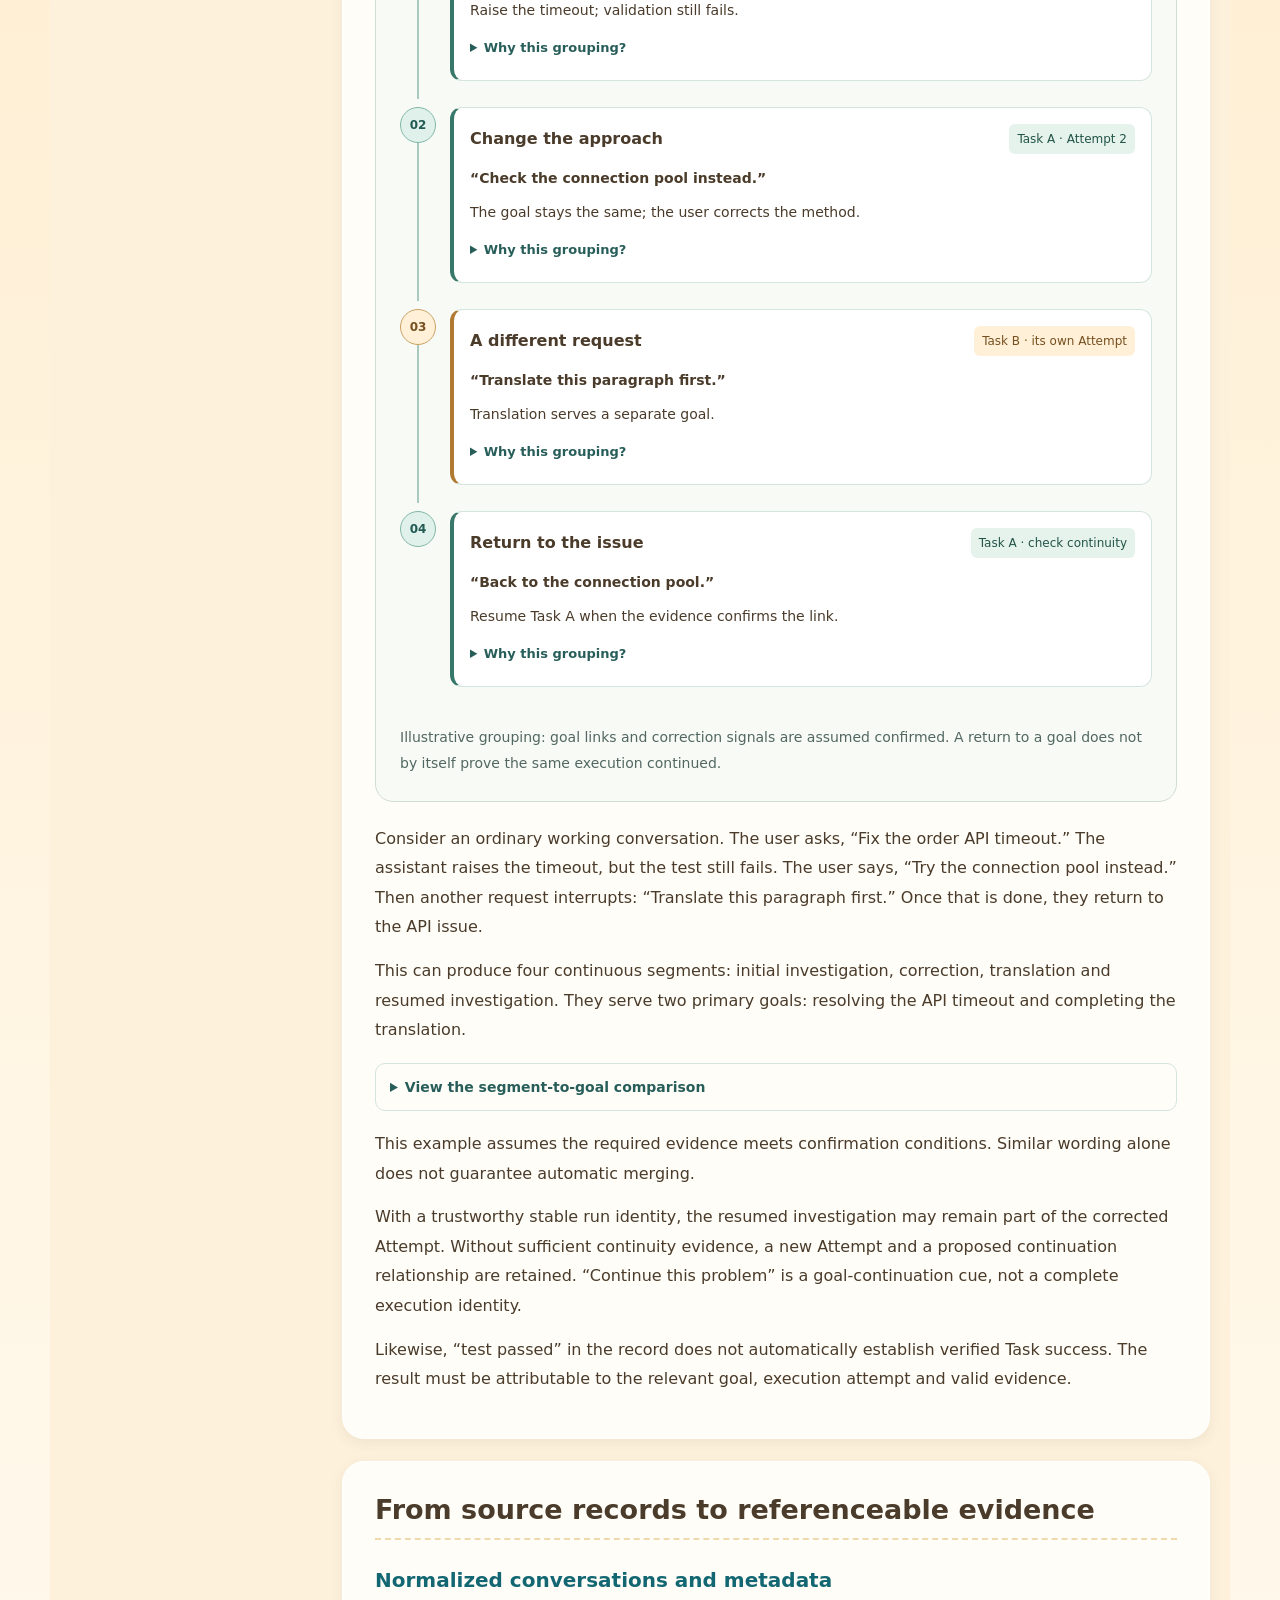
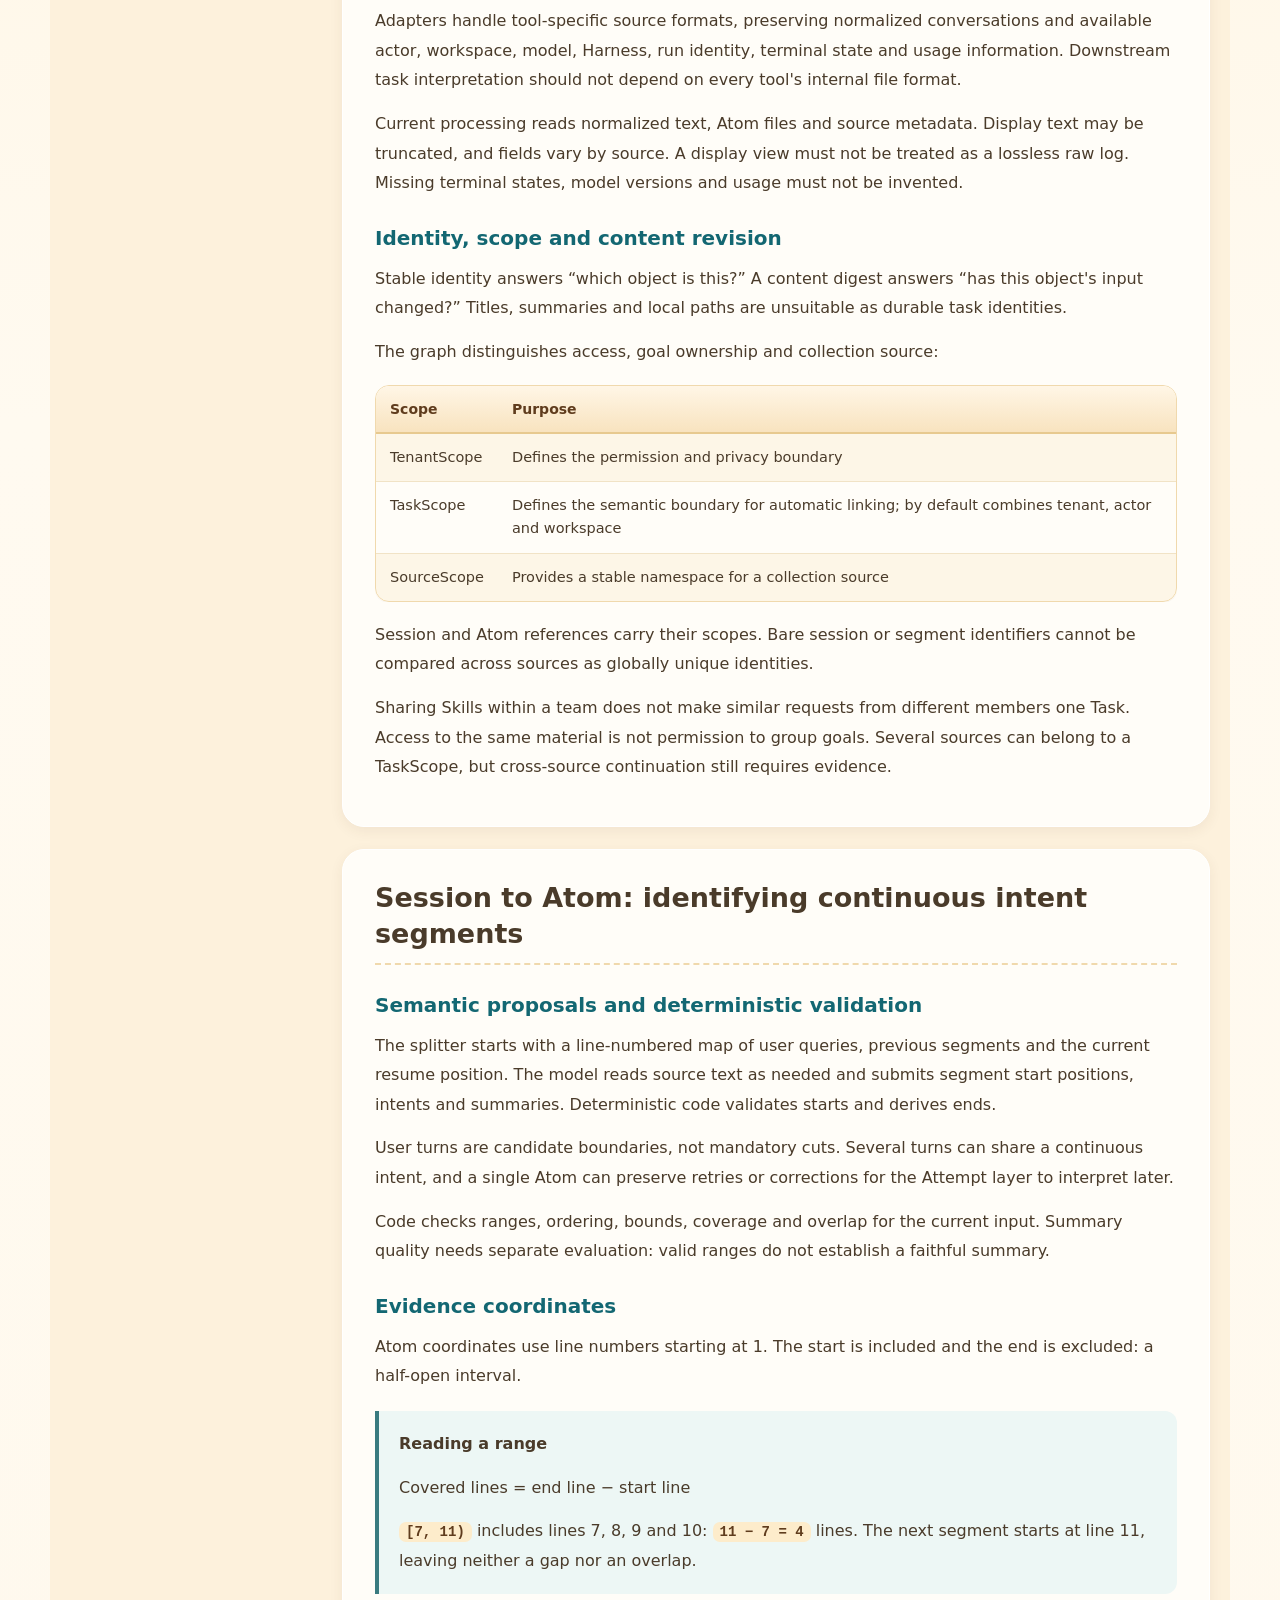
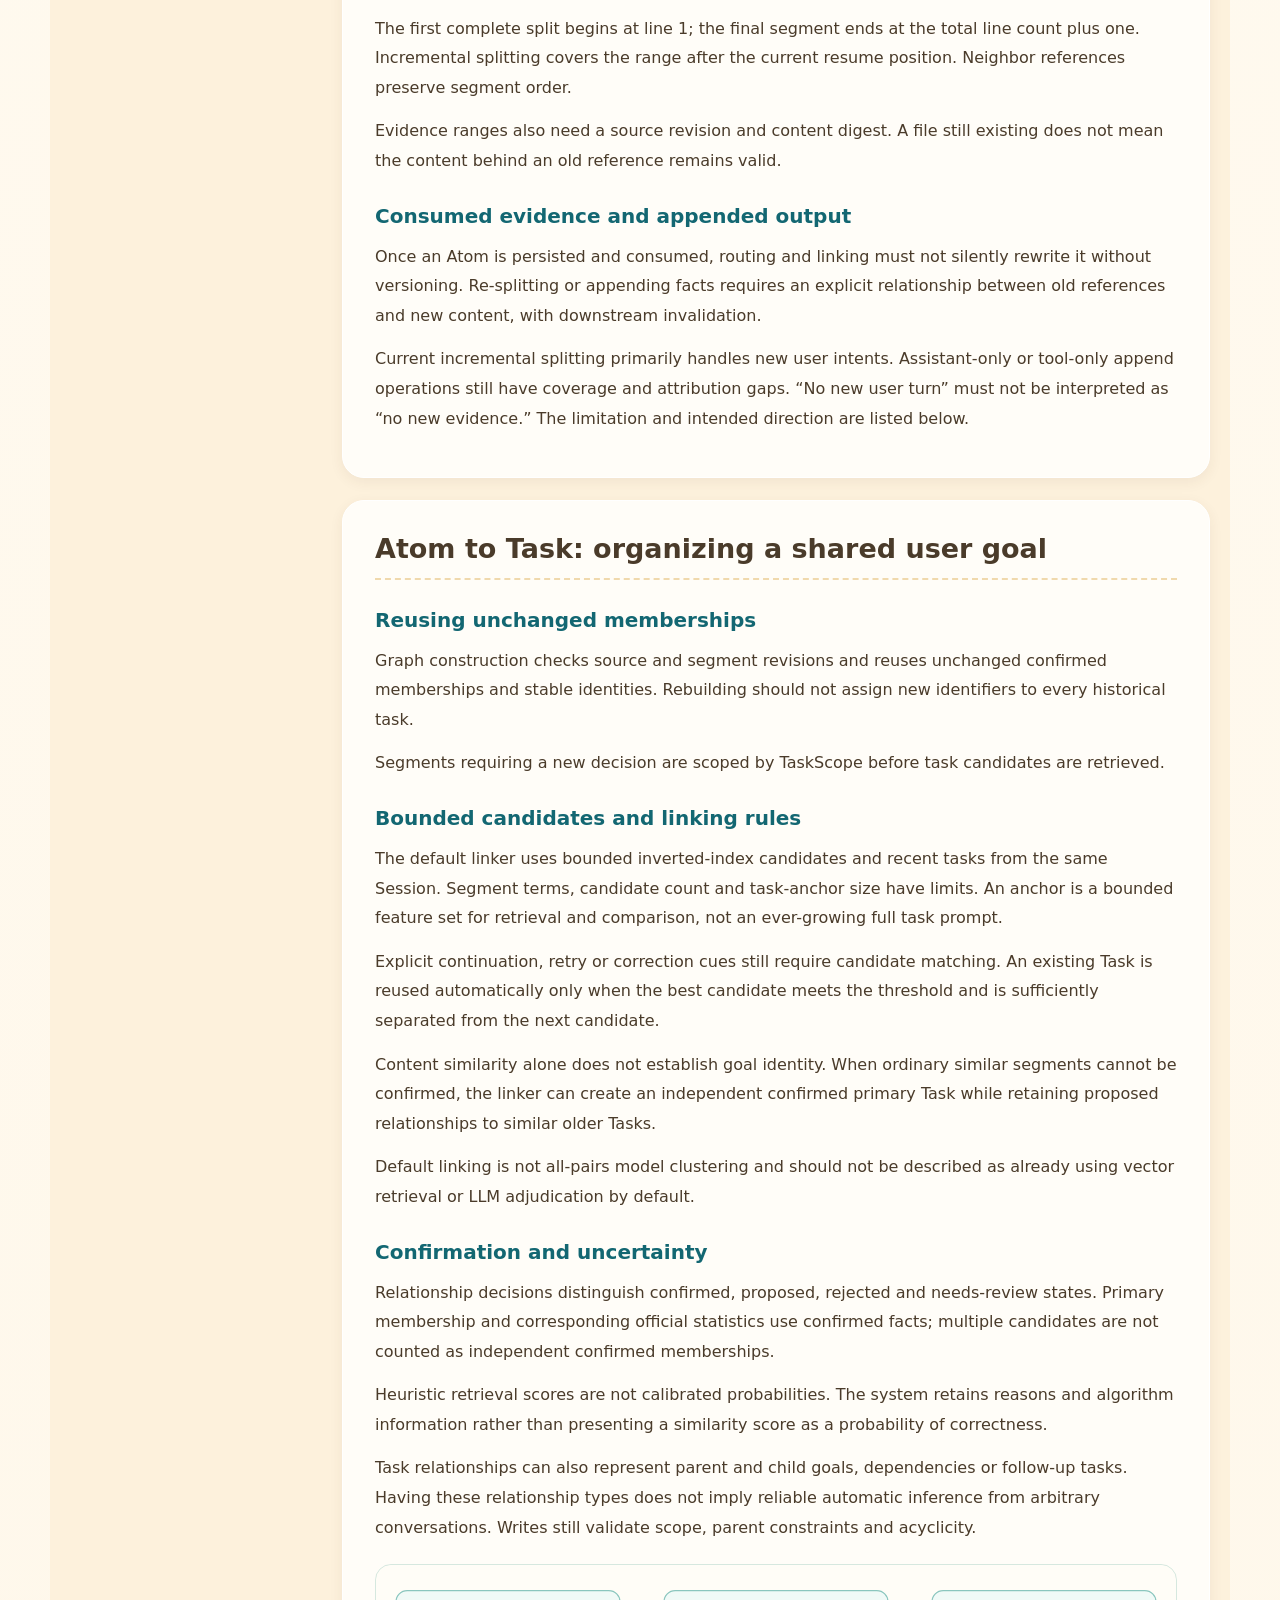
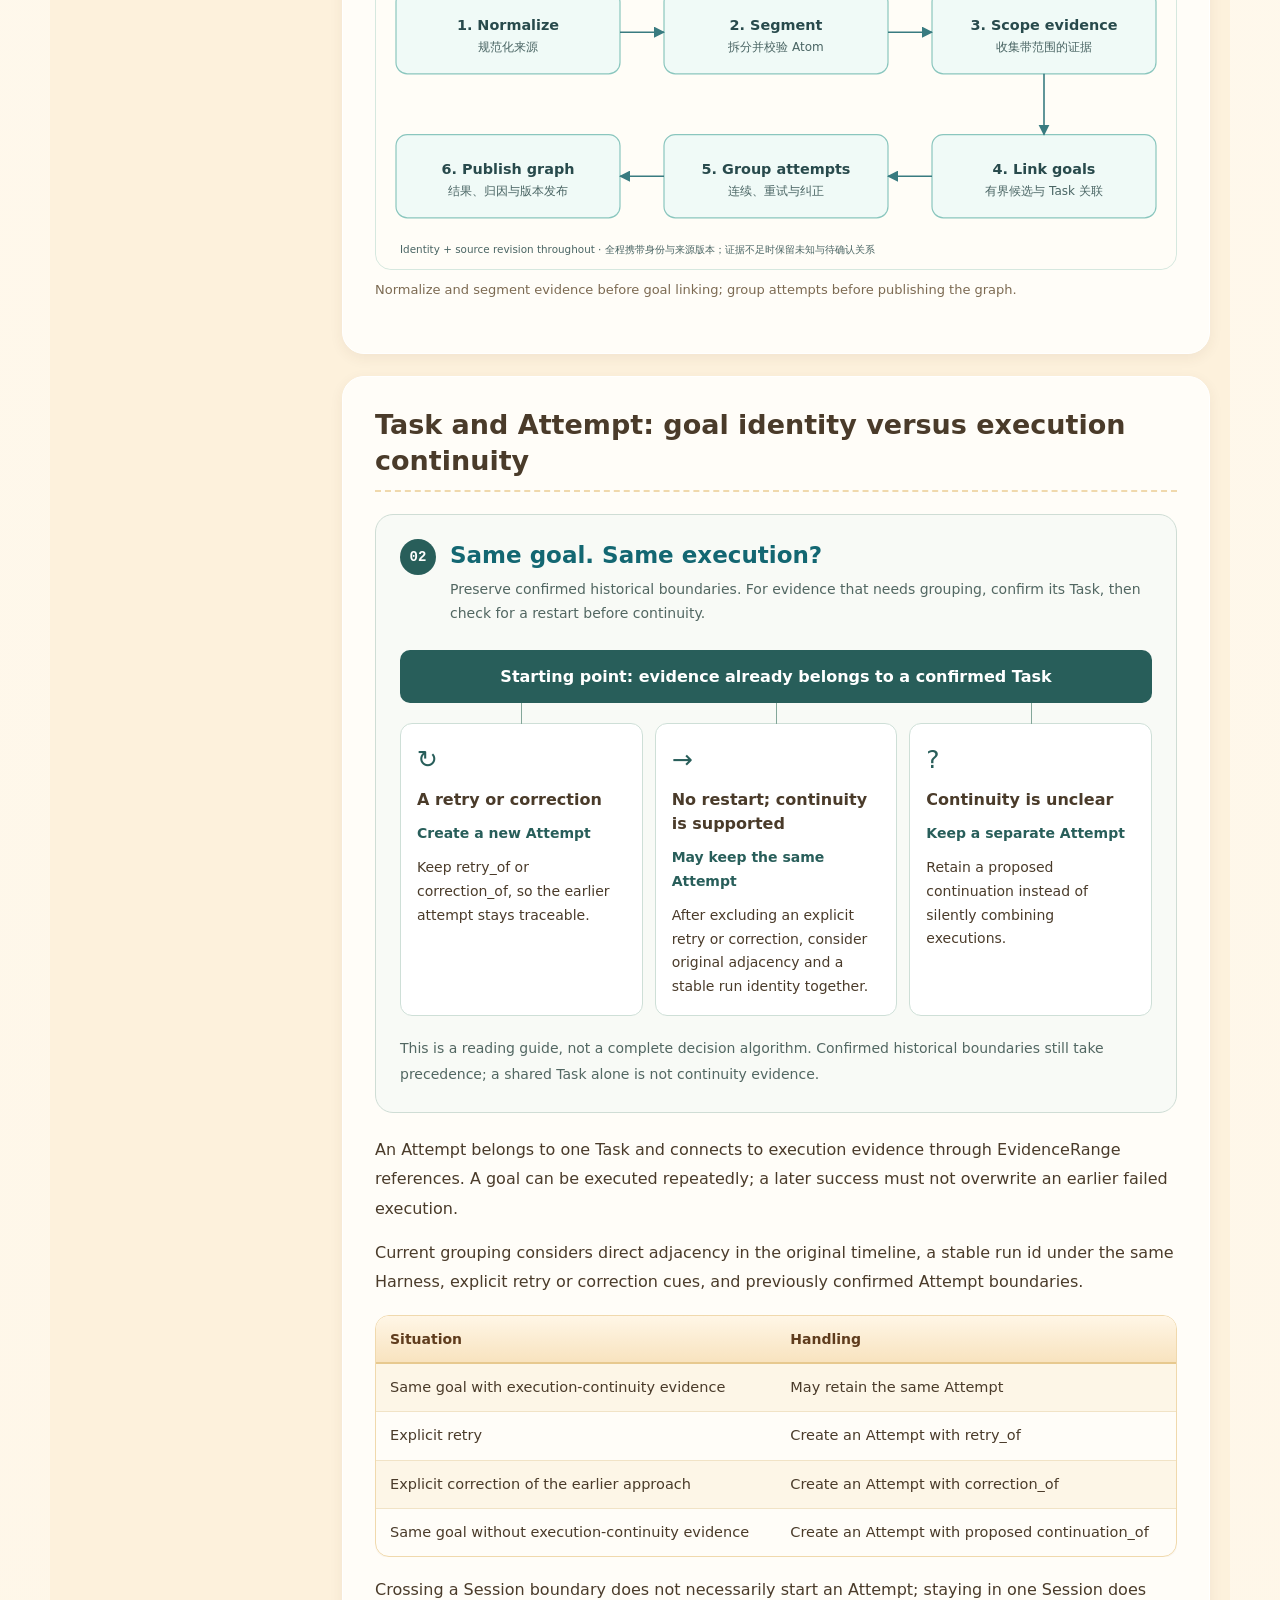
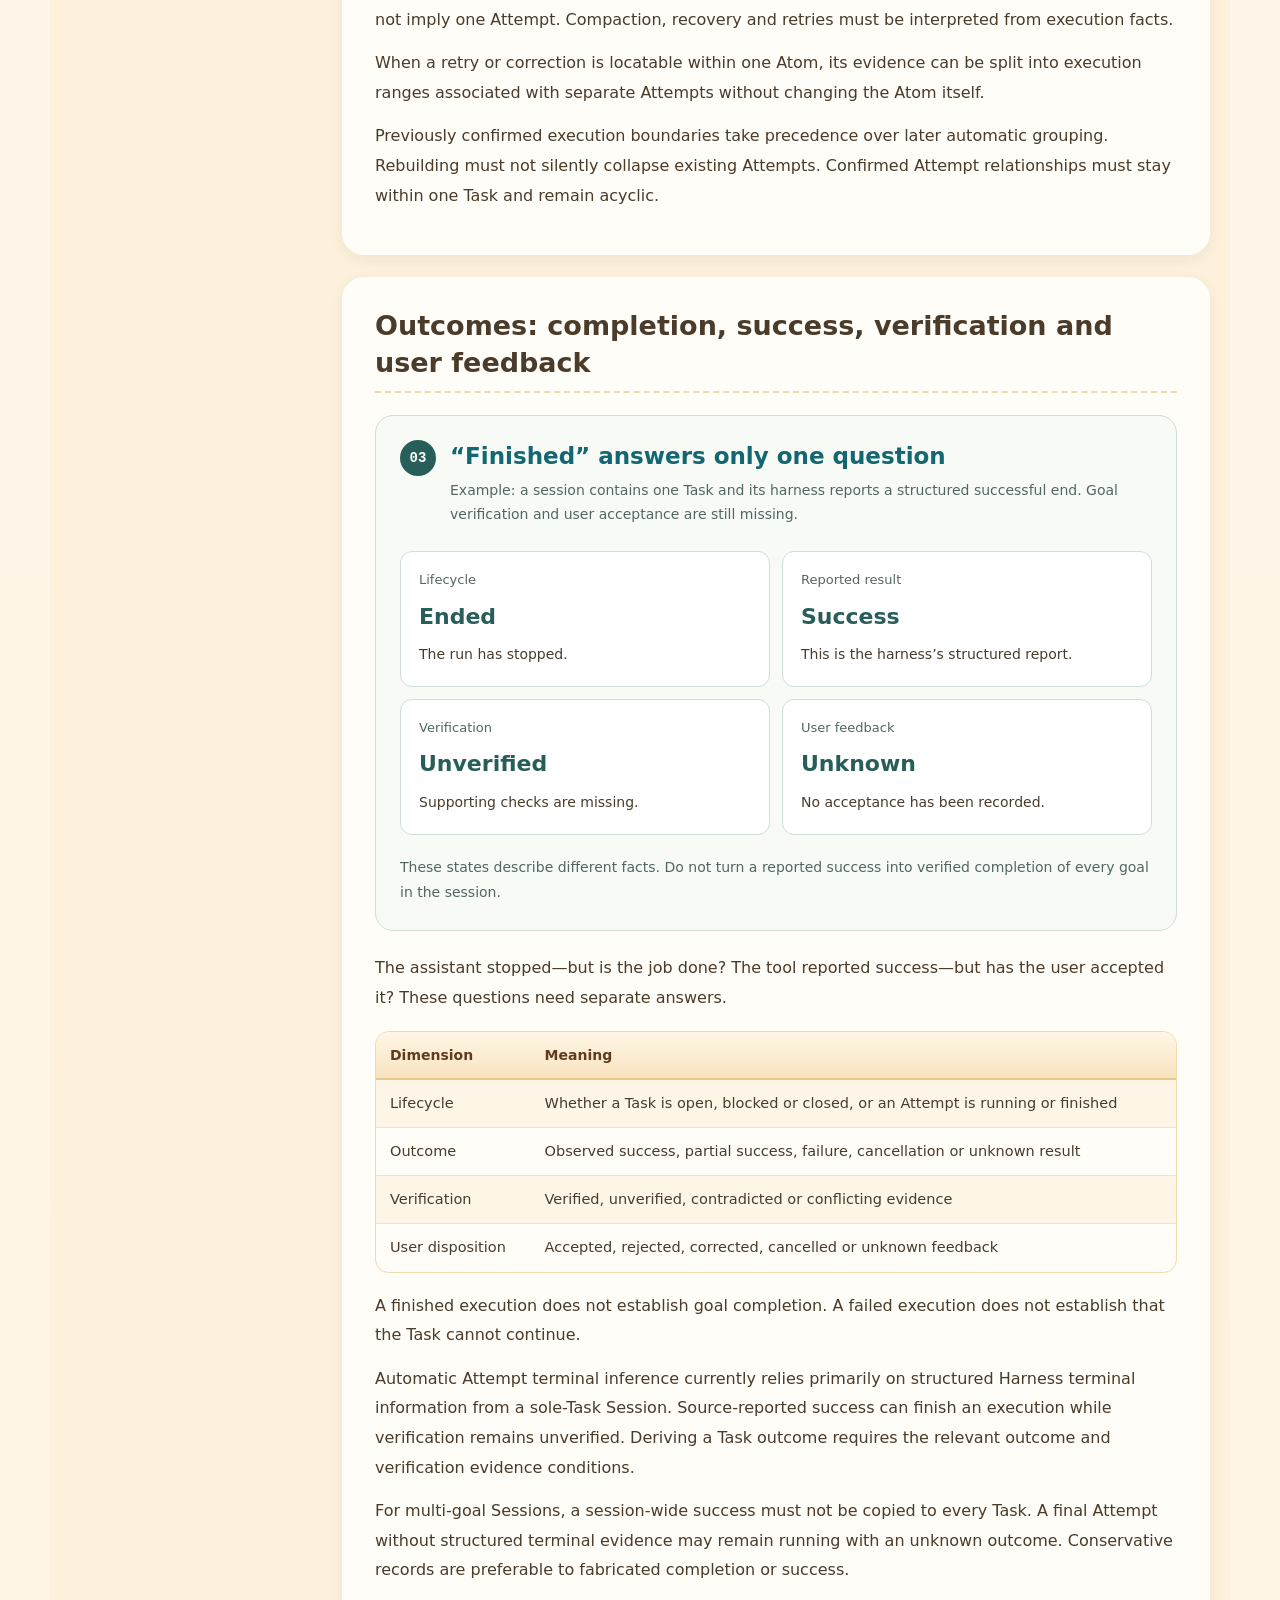
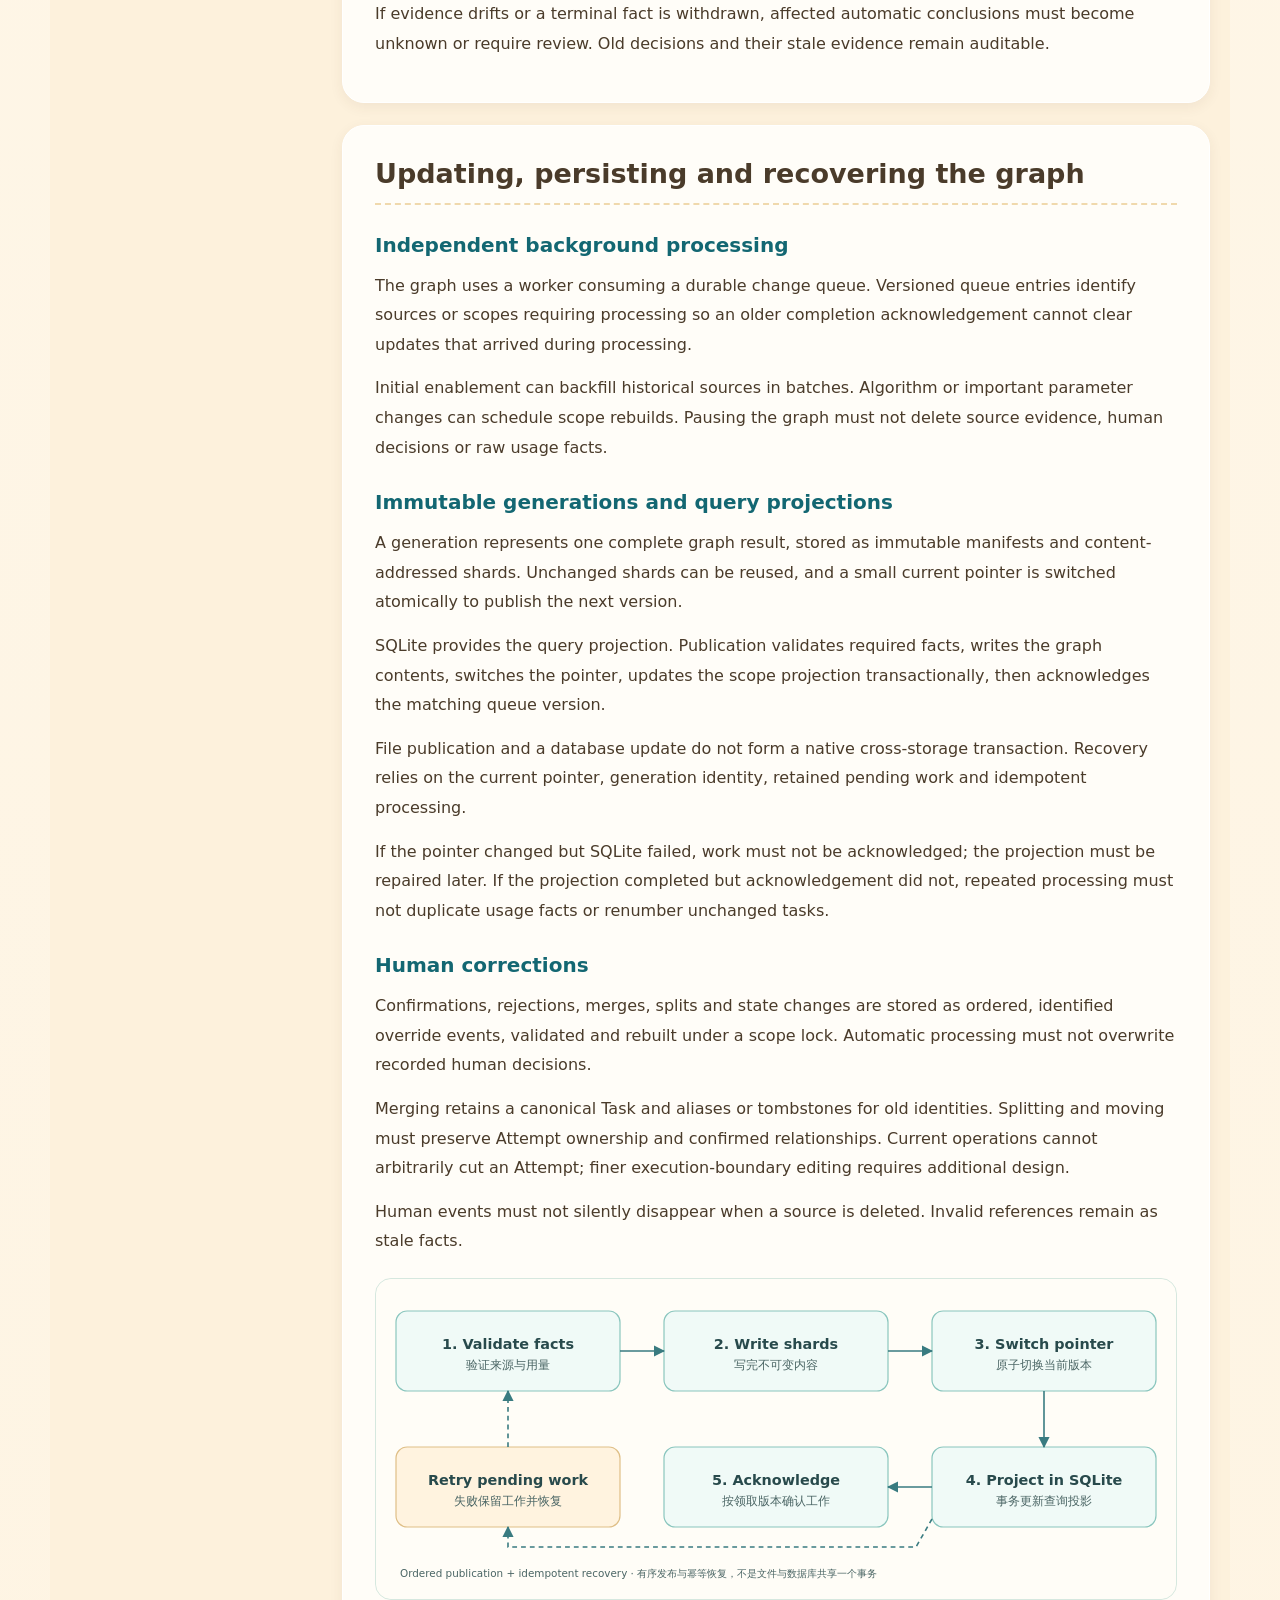
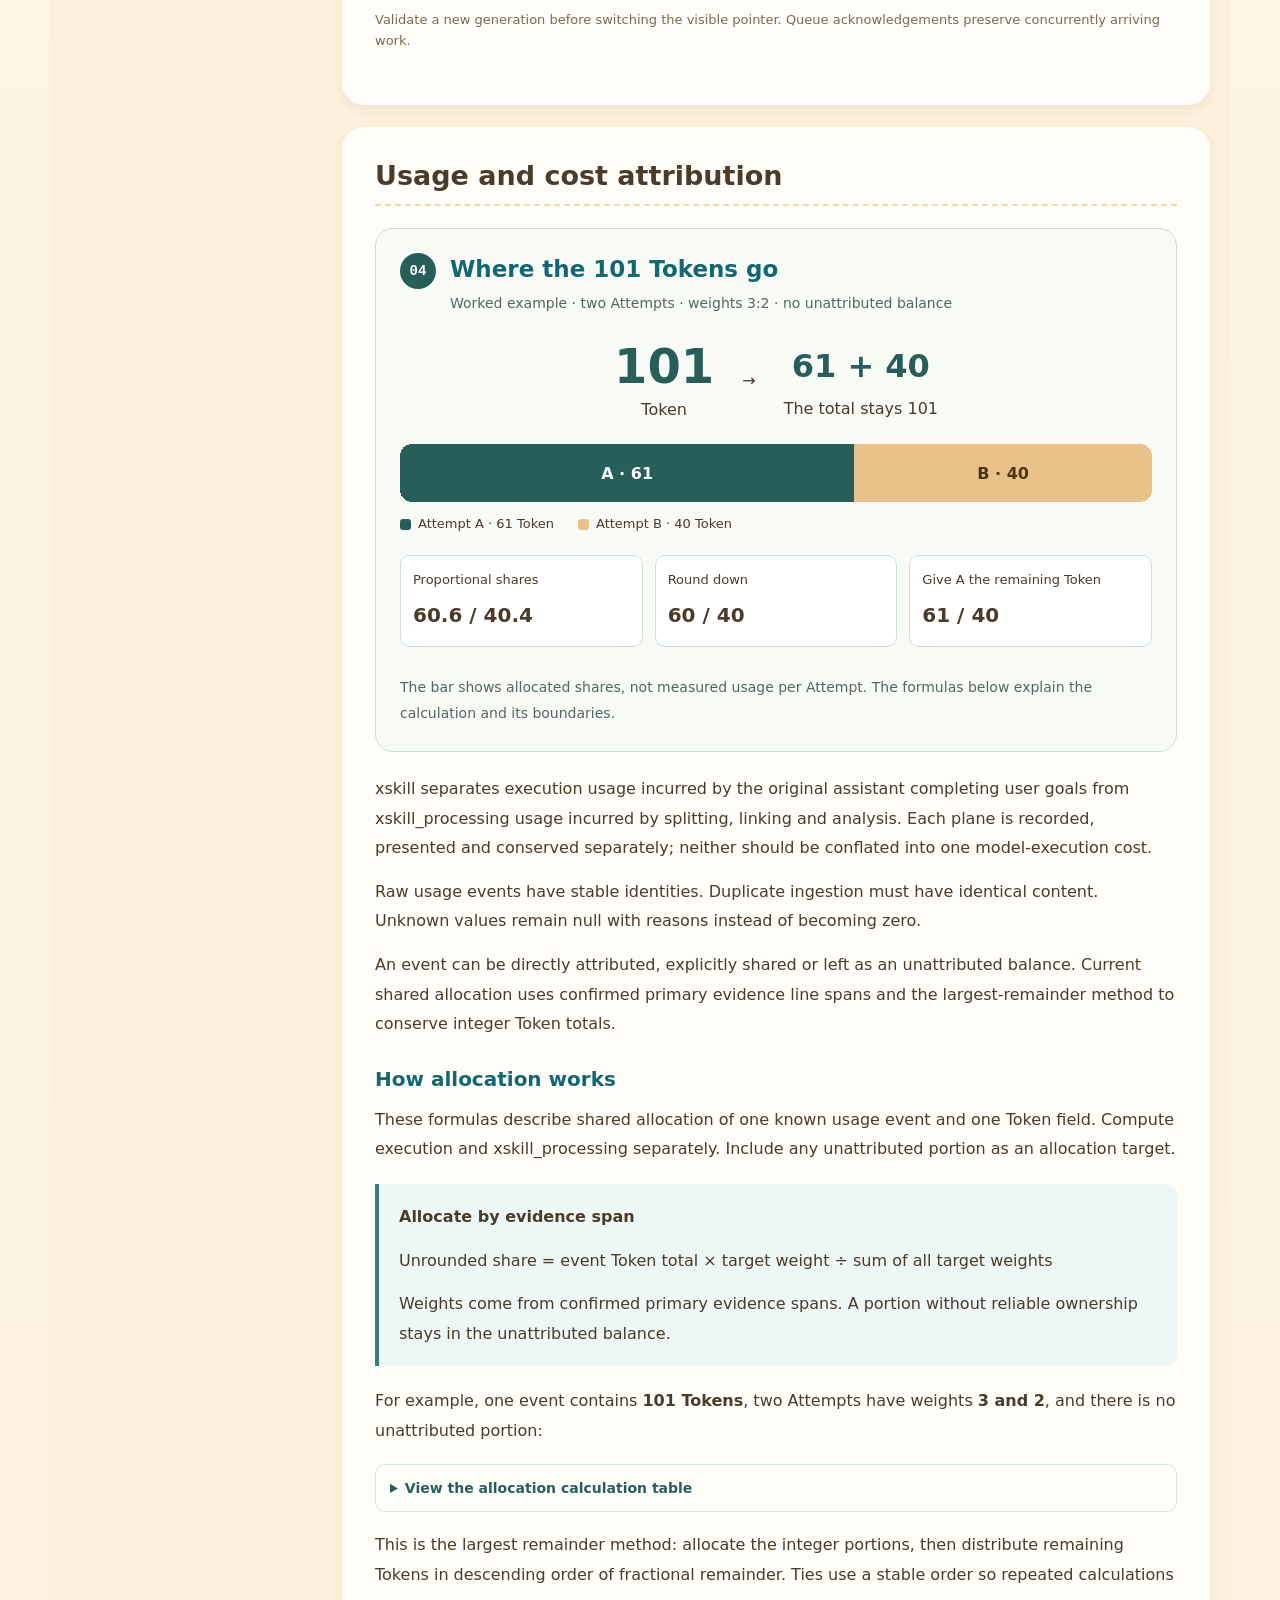
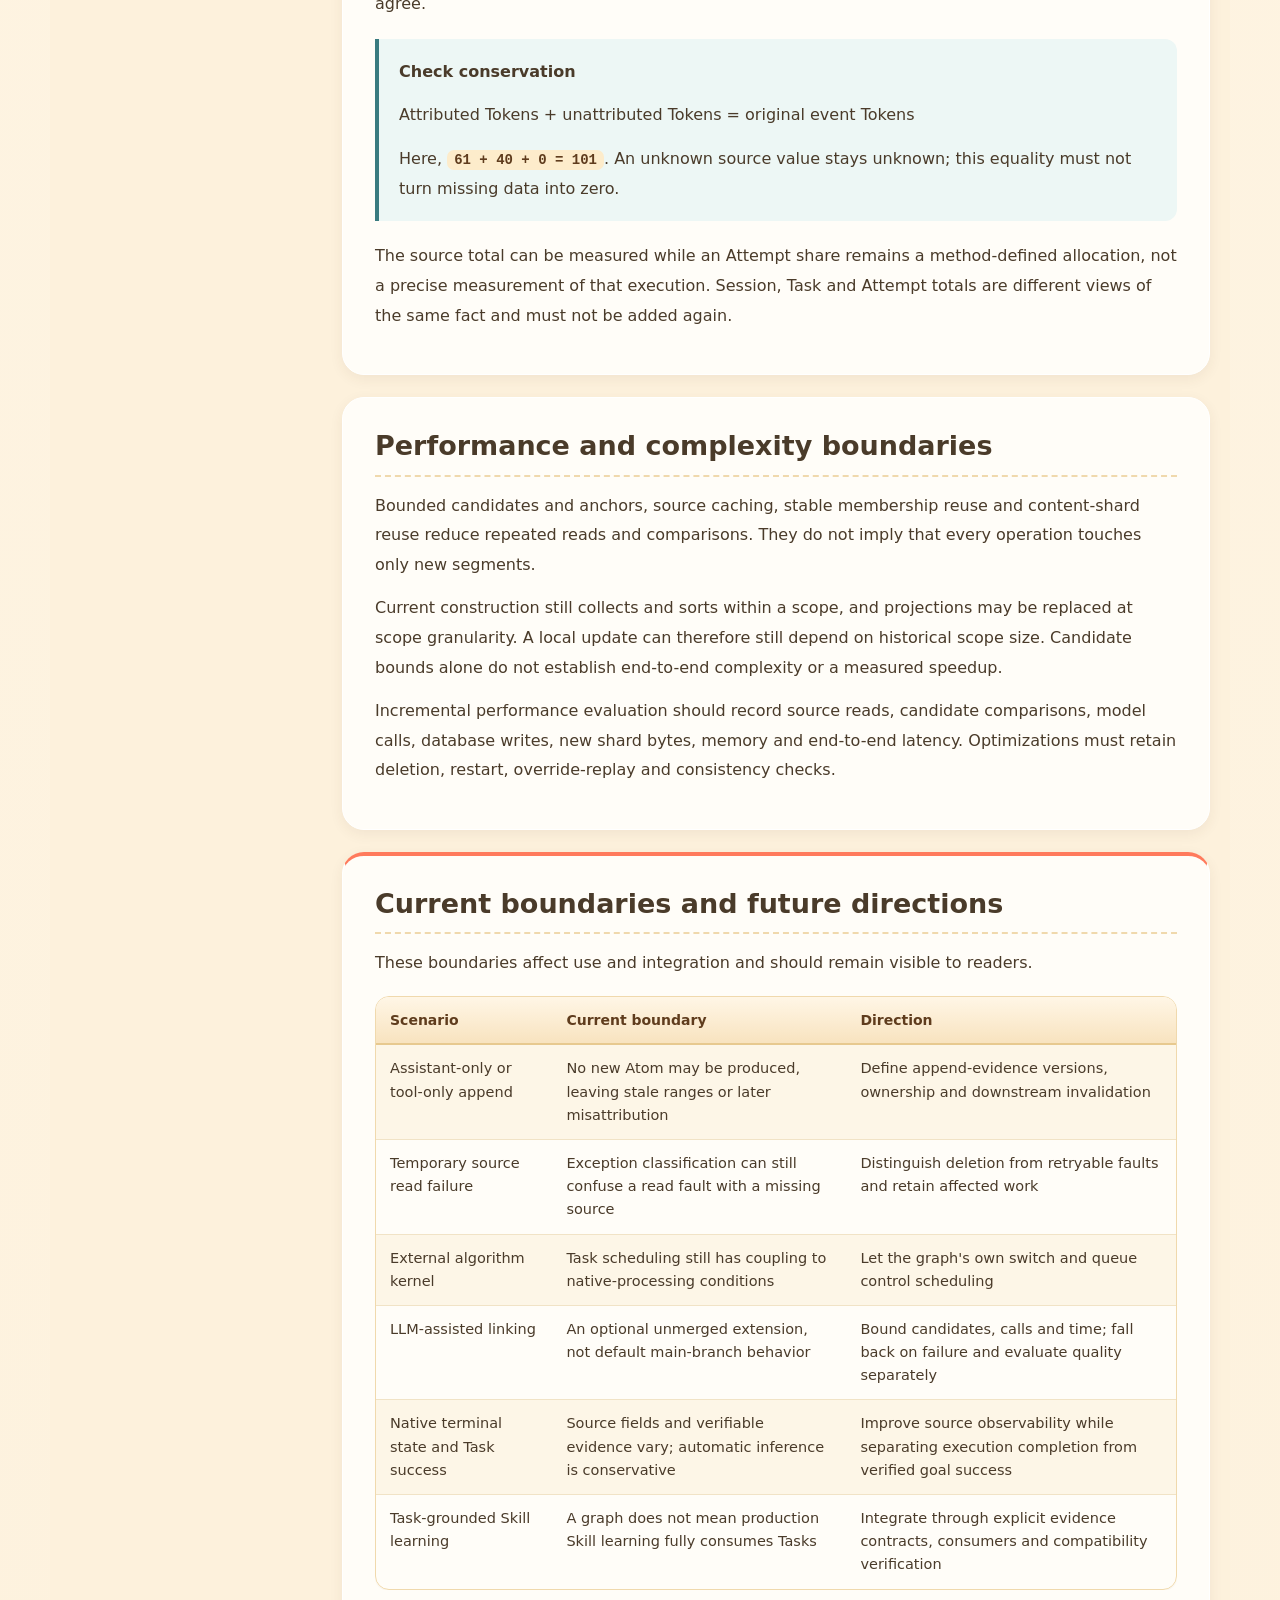
<file: task-graph.html>
<!DOCTYPE html>
<!-- Generated by scripts/render_task_graph_docs.py; edit docs/architecture/*.md. -->
<html lang="en"><head><meta charset="UTF-8"><meta name="viewport" content="width=device-width, initial-scale=1.0">
<title>Session, Atom, Task and Attempt · xskill Wiki</title>
<meta name="description" content="How xskill organizes session evidence into tasks and execution attempts: object model, linking, outcomes, persistence, recovery and current boundaries.">
<link rel="stylesheet" href="styles.css"><link rel="stylesheet" href="task-graph.css"></head>
<body data-title-key="tg.title">
<a class="skip-link" href="#reference"><span data-doc-lang="en">Skip to reference</span><span data-doc-lang="zh">跳到正文</span></a>
<header class="nav-wrap"><nav class="nav"><a class="brand" href="index.html"><span class="brand__coco">🥥</span><span class="brand__name">xskill<span class="brand__dot">.wiki</span></span></a><ul class="nav__links"><li><a href="wiki.html">Wiki</a></li></ul><div class="nav__actions"><div class="lang" role="group" aria-label="Language / 语言"><button class="lang__btn" type="button" data-set-lang="en">EN</button><button class="lang__btn" type="button" data-set-lang="zh">中</button></div></div></nav></header>
<section class="wiki-hero task-hero"><div class="wiki-hero__inner"><div class="task-breadcrumb"><a href="wiki.html">Wiki</a> / <span data-doc-lang="en">Architecture reference</span><span data-doc-lang="zh">架构参考</span></div><span class="kicker">Session → Atom → Task → Attempt</span><h1><span data-doc-lang="en">From sessions to tasks and attempts</span><span data-doc-lang="zh">从会话到任务与执行尝试</span></h1><p class="section__sub"><span data-doc-lang="en">Follow the evidence, understand goal identity, and trace each execution.</span><span data-doc-lang="zh">沿着证据理解用户目标，追溯每一次执行。</span></p><div class="task-meta"><span><span data-doc-lang="en">Checked: September 12, 2026</span><span data-doc-lang="zh">实现核对：2026 年 9 月 12 日</span></span><span><span data-doc-lang="en">Current behavior and known boundaries</span><span data-doc-lang="zh">当前实现与已知边界</span></span></div></div></section>
<div class="wiki-shell task-shell"><aside class="wiki-toc"><details class="wiki-toc__card" data-responsive-toc open><summary><span data-doc-lang="en">On this page</span><span data-doc-lang="zh">本页目录</span></summary><nav aria-label="Contents / 目录"><a href="#why"><span data-doc-lang="en">Why a task graph</span><span data-doc-lang="zh">为什么需要任务图</span></a><a href="#concepts"><span data-doc-lang="en">Four objects</span><span data-doc-lang="zh">四个核心对象</span></a><a href="#example"><span data-doc-lang="en">Complete example</span><span data-doc-lang="zh">完整示例</span></a><a href="#evidence"><span data-doc-lang="en">Source evidence</span><span data-doc-lang="zh">来源与证据</span></a><a href="#atoms"><span data-doc-lang="en">Session → Atom</span><span data-doc-lang="zh">Session → Atom</span></a><a href="#linking"><span data-doc-lang="en">Atom → Task</span><span data-doc-lang="zh">Atom → Task</span></a><a href="#attempts"><span data-doc-lang="en">Task and Attempt</span><span data-doc-lang="zh">Task 与 Attempt</span></a><a href="#outcomes"><span data-doc-lang="en">Outcomes and feedback</span><span data-doc-lang="zh">结果与反馈</span></a><a href="#recovery"><span data-doc-lang="en">Persistence and recovery</span><span data-doc-lang="zh">保存与恢复</span></a><a href="#usage"><span data-doc-lang="en">Usage and cost</span><span data-doc-lang="zh">用量与成本</span></a><a href="#performance"><span data-doc-lang="en">Performance</span><span data-doc-lang="zh">性能边界</span></a><a href="#boundaries"><span data-doc-lang="en">Current boundaries</span><span data-doc-lang="zh">当前能力边界</span></a><a href="#faq"><span data-doc-lang="en">FAQ</span><span data-doc-lang="zh">常见问题</span></a></nav></details></aside><main id="reference"><section class="doc-sec"><h2><span data-doc-lang="en">Overview</span><span data-doc-lang="zh">方案概览</span></h2><div data-doc-lang="en"><p>xskill extracts two things from assistant conversations: what the user wants to achieve, and what the assistant has tried. The original records remain traceable when the user changes topic, returns to an earlier goal or asks for another attempt.</p>
<p>Start with four questions: <strong>Session records what was said. Atom marks a continuous stretch of intent. Task identifies the goal. Attempt distinguishes one execution from another.</strong></p>
<p>The task graph reads Sessions and Atoms to organize goals and executions separately. The current Skill pipeline does not yet fully consume task-level inputs. This reference describes behavior checked on September 12, 2026; unfinished capabilities are listed at the end.</p></div><div data-doc-lang="zh"><p>xskill 从助手会话中整理出两件事：用户想完成什么，以及助手为此做过哪些尝试。即使用户中途换话题、回到旧问题，或要求重试，也能沿着原始记录追溯过程。</p>
<p>先记住四个问题：<strong>Session 记录聊过什么，Atom 标出连续在做什么，Task 说明要完成什么，Attempt 区分这一次怎么做。</strong></p>
<p>任务图读取 Session 和 Atom，单独组织目标与执行关系。当前 Skill 生成链路尚未完整采用任务级输入。本文按 2026 年 9 月 12 日核对的实现说明行为，未完成的能力集中列在文末。</p></div><nav class="reading-paths" aria-label="Reading paths / 阅读入口"><a href="#example"><strong><span data-doc-lang="en">Understand the story</span><span data-doc-lang="zh">先看主线</span> <span aria-hidden="true">→</span></strong><span><span data-doc-lang="en">Follow one conversation across two goals.</span><span data-doc-lang="zh">用一段对话看懂目标与尝试。</span></span></a><a href="#evidence"><strong><span data-doc-lang="en">Explore the implementation</span><span data-doc-lang="zh">了解实现</span> <span aria-hidden="true">→</span></strong><span><span data-doc-lang="en">Start with evidence, then linking and recovery.</span><span data-doc-lang="zh">从原始证据读到关联与恢复。</span></span></a><a href="#boundaries"><strong><span data-doc-lang="en">Assess integration</span><span data-doc-lang="zh">检查接入边界</span> <span aria-hidden="true">→</span></strong><span><span data-doc-lang="en">Check current limits before planning a consumer.</span><span data-doc-lang="zh">先看当前限制，再规划下游接入。</span></span></a></nav></section><section id="why" class="doc-sec "><h2><span data-doc-lang="en">Why a task graph is needed</span><span data-doc-lang="zh">为什么需要任务图</span></h2><div data-doc-lang="en"><p>A single assistant session can contain several goals, while one goal can continue across sessions. A user may switch from goal A to goal B and later return to A. One goal may also involve failure, correction and another execution.</p>
<p>Grouping only by session mixes unrelated goals. Grouping only by messages or continuous segments cannot represent a goal resumed later. Keeping only a final summary loses the failed approach, execution relationships and the evidence behind an outcome.</p>
<p>The task graph preserves the timeline while adding two views: which evidence serves the same goal, and which execution attempt that evidence belongs to.</p></div><div data-doc-lang="zh"><p>一次助手会话可能包含多个目标，同一个目标也可能在多个会话中延续。用户可以在处理目标 A 的过程中转向目标 B，随后回到 A；同一目标还可能经历失败、纠正与重新执行。</p>
<p>仅按会话组织数据，容易把不同目标合在一起。仅按消息或连续片段组织数据，则难以表达非连续的目标恢复。只保留最终摘要，又会丢失失败经过、执行关系以及判断结果的具体依据。</p>
<p>所以，我们需要同时看两条线：用户在解决哪件事，助手为这件事试过几次。任务图把这两条线接回原始记录，方便读者随时查看判断依据。</p></div></section><section id="concepts" class="doc-sec "><h2><span data-doc-lang="en">Responsibilities of the four objects</span><span data-doc-lang="zh">四个对象的职责</span></h2><div data-doc-lang="en"><div class="task-table" tabindex="0" role="region" aria-label="Scrollable reference table"><table class="doc-table">
<thead>
<tr>
<th>Object</th>
<th>Definition</th>
<th>Main purpose</th>
</tr>
</thead>
<tbody>
<tr>
<td>Session</td>
<td>A Harness conversation record and its source information</td>
<td>Preserve user interaction, assistant output and available execution facts in order</td>
</tr>
<tr>
<td>Atom</td>
<td>A continuous segment of a Session centered on an intent</td>
<td>Provide locatable, inspectable segmented evidence</td>
</tr>
<tr>
<td>Logical Task, or Task</td>
<td>A user goal and its supporting evidence associations</td>
<td>Represent a goal continuing across segments and sessions</td>
</tr>
<tr>
<td>Task Attempt, or Attempt</td>
<td>One execution or retry of a Task</td>
<td>Preserve execution continuity, corrections, outcomes and resource attribution</td>
</tr>
</tbody>
</table></div>
<p>A Harness is the tool or runtime that hosts the assistant. Different Harnesses may expose different execution identities, structured terminal states and usage information.</p>
<p>These objects do not have one-to-one relationships:</p>
<ul>
<li>One Session can contain multiple Atoms and Tasks.</li>
<li>One Task can associate non-contiguous Atoms and continue across Sessions within an allowed scope.</li>
<li>An Atom has at most one confirmed primary Task membership, while proposed relationships can coexist.</li>
<li>One Task can contain multiple Attempts.</li>
<li>One Attempt can reference several evidence segments; one Atom can also contain multiple locatable execution attempts.</li>
</ul>
<p><code>Session → Atom → Task → Attempt</code> is a useful reading order, but not a complete data model. Tasks and Attempts connect to evidence through separate references; they do not move the source content from layer to layer.</p></div><div data-doc-lang="zh"><div class="task-table" tabindex="0" role="region" aria-label="可横向滚动的参考表格"><table class="doc-table">
<thead>
<tr>
<th>对象</th>
<th>定义</th>
<th>主要用途</th>
</tr>
</thead>
<tbody>
<tr>
<td>Session</td>
<td>一次 Harness 会话的记录及来源信息</td>
<td>保留按顺序发生的用户交互、助手输出和可获得的执行事实</td>
</tr>
<tr>
<td>Atom</td>
<td>Session 中围绕一个意图的连续片段</td>
<td>提供可定位、可检查的分段证据</td>
</tr>
<tr>
<td>Logical Task，简称 Task</td>
<td>一个用户目标及支持该目标的证据关联</td>
<td>表达目标跨片段、跨会话的延续与关系</td>
</tr>
<tr>
<td>Task Attempt，简称 Attempt</td>
<td>某个 Task 的一次执行或重试</td>
<td>保存执行连续性、纠正、结果及资源归因</td>
</tr>
</tbody>
</table></div>
<p>Harness 指承载助手运行的工具或执行环境。不同 Harness 提供的运行身份、结构化终态和用量信息可能不同。</p>
<p>四个对象不是一对一关系：</p>
<ul>
<li>一个 Session 可以包含多个 Atom 和多个 Task。</li>
<li>一个 Task 可以关联不连续的多个 Atom，并在允许的范围内跨 Session 延续。</li>
<li>每个 Atom 最多有一个已确认的主要 Task 归属，同时可以保留待确认关系。</li>
<li>一个 Task 可以包含多个 Attempt。</li>
<li>一个 Attempt 可以引用多个证据片段；一个 Atom 内也可以存在多次可定位的执行尝试。</li>
</ul>
<p>因此，<code>Session → Atom → Task → Attempt</code> 适合描述理解顺序，但不能代替实际的数据关系。Task 和 Attempt 都通过独立引用连接证据，而不是把原始内容逐层搬走。</p></div><figure><div data-doc-lang="en"><div class="task-diagram" tabindex="0" role="region" aria-label="One session can contribute to several tasks; a task can have several attempts. Arrows illustrate relationships, not a one-to-one conversion."><img src="assets/task-graph-model.svg" alt="One session can contribute to several tasks; a task can have several attempts. Arrows illustrate relationships, not a one-to-one conversion." loading="lazy"></div><figcaption class="task-caption">One session can contribute to several tasks; a task can have several attempts. Arrows illustrate relationships, not a one-to-one conversion.</figcaption></div><div data-doc-lang="zh"><div class="task-diagram" tabindex="0" role="region" aria-label="一个 Session 可以涉及多个 Task，一个 Task 可以包含多个 Attempt。箭头表示引用关系，并非一对一转换。"><img src="assets/task-graph-model.svg" alt="一个 Session 可以涉及多个 Task，一个 Task 可以包含多个 Attempt。箭头表示引用关系，并非一对一转换。" loading="lazy"></div><figcaption class="task-caption">一个 Session 可以涉及多个 Task，一个 Task 可以包含多个 Attempt。箭头表示引用关系，并非一对一转换。</figcaption></div><p class="task-caption task-scroll-hint"><span data-doc-lang="en">On narrow screens, scroll the diagram sideways to see all relationships.</span><span data-doc-lang="zh">小屏幕可左右滑动结构图，查看完整关系。</span></p></figure></section><section id="example" class="doc-sec "><h2><span data-doc-lang="en">An end-to-end example</span><span data-doc-lang="zh">一个完整示例</span></h2><figure class="explain-visual"><header class="visual-head"><span class="visual-number">01</span><div><h3><span data-doc-lang="en">One conversation, two goals</span><span data-doc-lang="zh">一段对话，两件事</span></h3><p><span data-doc-lang="en">Read down the timeline. Color follows the goal, not the message order.</span><span data-doc-lang="zh">顺着时间往下看。颜色跟着目标走，话题切回来时，目标身份仍可延续。</span></p></div></header><ol class="story-timeline"><li class="goal-a"><span class="story-dot">01</span><div class="story-card"><div class="story-top"><strong><span data-doc-lang="en">Timeout investigation</span><span data-doc-lang="zh">排查超时</span></strong><span class="goal-tag"><span data-doc-lang="en">Task A · Attempt 1</span><span data-doc-lang="zh">Task A · 第一次尝试</span></span></div><p class="story-quote"><span data-doc-lang="en">“Fix the order API timeout.”</span><span data-doc-lang="zh">“帮我解决订单接口超时。”</span></p><p><span data-doc-lang="en">Raise the timeout; validation still fails.</span><span data-doc-lang="zh">先调大超时阈值，验证仍然失败。</span></p><details><summary><span data-doc-lang="en">Why this grouping?</span><span data-doc-lang="zh">为什么这样分？</span></summary><p><span data-doc-lang="en">The failed approach remains part of the record.</span><span data-doc-lang="zh">这次失败会留下来，不会被后来的成功覆盖。</span></p></details></div></li><li class="goal-a"><span class="story-dot">02</span><div class="story-card"><div class="story-top"><strong><span data-doc-lang="en">Change the approach</span><span data-doc-lang="zh">换一种办法</span></strong><span class="goal-tag"><span data-doc-lang="en">Task A · Attempt 2</span><span data-doc-lang="zh">Task A · 纠正后的尝试</span></span></div><p class="story-quote"><span data-doc-lang="en">“Check the connection pool instead.”</span><span data-doc-lang="zh">“换个方向，查一下连接池。”</span></p><p><span data-doc-lang="en">The goal stays the same; the user corrects the method.</span><span data-doc-lang="zh">目标没变，用户纠正了处理方法。</span></p><details><summary><span data-doc-lang="en">Why this grouping?</span><span data-doc-lang="zh">为什么这样分？</span></summary><p><span data-doc-lang="en">A confirmed correction starts a new Attempt and records correction_of.</span><span data-doc-lang="zh">确认是方法纠正后，新建 Attempt，并记录 correction_of。</span></p></details></div></li><li class="goal-b"><span class="story-dot">03</span><div class="story-card"><div class="story-top"><strong><span data-doc-lang="en">A different request</span><span data-doc-lang="zh">插入另一件事</span></strong><span class="goal-tag"><span data-doc-lang="en">Task B · its own Attempt</span><span data-doc-lang="zh">Task B · 独立尝试</span></span></div><p class="story-quote"><span data-doc-lang="en">“Translate this paragraph first.”</span><span data-doc-lang="zh">“先帮我翻译这段说明。”</span></p><p><span data-doc-lang="en">Translation serves a separate goal.</span><span data-doc-lang="zh">翻译有自己的交付目标。</span></p><details><summary><span data-doc-lang="en">Why this grouping?</span><span data-doc-lang="zh">为什么这样分？</span></summary><p><span data-doc-lang="en">Sharing a session does not make these two goals one task.</span><span data-doc-lang="zh">即使在同一会话里，也不把翻译并入接口排障。</span></p></details></div></li><li class="goal-a"><span class="story-dot">04</span><div class="story-card"><div class="story-top"><strong><span data-doc-lang="en">Return to the issue</span><span data-doc-lang="zh">回到原来的问题</span></strong><span class="goal-tag"><span data-doc-lang="en">Task A · check continuity</span><span data-doc-lang="zh">Task A · 另判执行连续性</span></span></div><p class="story-quote"><span data-doc-lang="en">“Back to the connection pool.”</span><span data-doc-lang="zh">“继续刚才的连接池问题。”</span></p><p><span data-doc-lang="en">Resume Task A when the evidence confirms the link.</span><span data-doc-lang="zh">证据确认后，回到 Task A。</span></p><details><summary><span data-doc-lang="en">Why this grouping?</span><span data-doc-lang="zh">为什么这样分？</span></summary><p><span data-doc-lang="en">A stable run identity may support Attempt 2. Without enough evidence, keep a new Attempt and a proposed continuation.</span><span data-doc-lang="zh">稳定运行身份可能支持沿用 Attempt 2；证据不足时保留新 Attempt 和待确认的继续关系。</span></p></details></div></li></ol><p class="visual-footnote"><span data-doc-lang="en">Illustrative grouping: goal links and correction signals are assumed confirmed. A return to a goal does not by itself prove the same execution continued.</span><span data-doc-lang="zh">示例假设目标关联与纠正信号已获确认。回到同一个目标，并不单独证明仍是同一次执行。</span></p></figure><div data-doc-lang="en"><p>Consider an ordinary working conversation. The user asks, “Fix the order API timeout.” The assistant raises the timeout, but the test still fails. The user says, “Try the connection pool instead.” Then another request interrupts: “Translate this paragraph first.” Once that is done, they return to the API issue.</p>
<p>This can produce four continuous segments: initial investigation, correction, translation and resumed investigation. They serve two primary goals: resolving the API timeout and completing the translation.</p>
<details class="reference-detail"><summary>View the segment-to-goal comparison</summary><div class="task-table" tabindex="0" role="region" aria-label="Scrollable reference table"><table class="doc-table">
<thead>
<tr>
<th>Segment</th>
<th>Goal</th>
<th>Execution meaning</th>
</tr>
</thead>
<tbody>
<tr>
<td>Investigate and raise the timeout</td>
<td>Resolve the API timeout</td>
<td>Initial attempt</td>
</tr>
<tr>
<td>Correct the approach and inspect the pool</td>
<td>Resolve the API timeout</td>
<td>Corrected attempt</td>
</tr>
<tr>
<td>Translate a description</td>
<td>Complete the translation</td>
<td>Execution of an independent goal</td>
</tr>
<tr>
<td>Return to the pool problem and validate</td>
<td>Resolve the API timeout</td>
<td>Resume the goal; execution continuity is a separate question</td>
</tr>
</tbody>
</table></div></details>
<p>This example assumes the required evidence meets confirmation conditions. Similar wording alone does not guarantee automatic merging.</p>
<p>With a trustworthy stable run identity, the resumed investigation may remain part of the corrected Attempt. Without sufficient continuity evidence, a new Attempt and a proposed continuation relationship are retained. “Continue this problem” is a goal-continuation cue, not a complete execution identity.</p>
<p>Likewise, “test passed” in the record does not automatically establish verified Task success. The result must be attributable to the relevant goal, execution attempt and valid evidence.</p></div><div data-doc-lang="zh"><p>看一个常见的工作过程。用户说：“帮我解决订单接口超时。”助手先调大超时阈值，测试还是没过。用户接着说：“换个方向，查一下连接池。”这时又插进来一件事：“先帮我翻译这段说明。”翻译完成后，两人再回到接口问题。</p>
<p>这个过程可以包含四个连续片段：首次排障、纠正方法、翻译说明和恢复排障。它们对应两个主要目标：解决接口超时，以及完成翻译。</p>
<details class="reference-detail"><summary>查看片段与目标的对照表</summary><div class="task-table" tabindex="0" role="region" aria-label="可横向滚动的参考表格"><table class="doc-table">
<thead>
<tr>
<th>片段</th>
<th>目标归属</th>
<th>执行含义</th>
</tr>
</thead>
<tbody>
<tr>
<td>首次排查并调整超时阈值</td>
<td>解决接口超时</td>
<td>第一次尝试</td>
</tr>
<tr>
<td>用户纠正方法，开始检查连接池</td>
<td>解决接口超时</td>
<td>纠正后的尝试</td>
</tr>
<tr>
<td>翻译说明</td>
<td>完成翻译</td>
<td>独立目标的执行</td>
</tr>
<tr>
<td>返回连接池问题继续验证</td>
<td>解决接口超时</td>
<td>恢复原目标，执行是否连续还需单独判断</td>
</tr>
</tbody>
</table></div></details>
<p>这里的归属是假定相应证据已满足确认条件的示例，不表示出现相似文字就必然自动合并。</p>
<p>如果有可信的稳定运行身份，恢复排障可能仍属于纠正后的同一次 Attempt；如果没有足够执行连续性证据，则保留新的 Attempt 及待确认的继续关系。用户说“继续这个问题”，能够提供目标延续线索，但不是完整的执行身份证明。</p>
<p>同样，记录里出现“测试通过”，也不自动意味着整个 Task 已经验证成功。结果必须能归属到对应目标、执行尝试及有效证据。</p></div></section><section id="evidence" class="doc-sec "><h2><span data-doc-lang="en">From source records to referenceable evidence</span><span data-doc-lang="zh">从原始来源到可引用的证据</span></h2><div data-doc-lang="en"><h3>Normalized conversations and metadata</h3>
<p>Adapters handle tool-specific source formats, preserving normalized conversations and available actor, workspace, model, Harness, run identity, terminal state and usage information. Downstream task interpretation should not depend on every tool's internal file format.</p>
<p>Current processing reads normalized text, Atom files and source metadata. Display text may be truncated, and fields vary by source. A display view must not be treated as a lossless raw log. Missing terminal states, model versions and usage must not be invented.</p>
<h3>Identity, scope and content revision</h3>
<p>Stable identity answers “which object is this?” A content digest answers “has this object's input changed?” Titles, summaries and local paths are unsuitable as durable task identities.</p>
<p>The graph distinguishes access, goal ownership and collection source:</p>
<div class="task-table" tabindex="0" role="region" aria-label="Scrollable reference table"><table class="doc-table">
<thead>
<tr>
<th>Scope</th>
<th>Purpose</th>
</tr>
</thead>
<tbody>
<tr>
<td>TenantScope</td>
<td>Defines the permission and privacy boundary</td>
</tr>
<tr>
<td>TaskScope</td>
<td>Defines the semantic boundary for automatic linking; by default combines tenant, actor and workspace</td>
</tr>
<tr>
<td>SourceScope</td>
<td>Provides a stable namespace for a collection source</td>
</tr>
</tbody>
</table></div>
<p>Session and Atom references carry their scopes. Bare session or segment identifiers cannot be compared across sources as globally unique identities.</p>
<p>Sharing Skills within a team does not make similar requests from different members one Task. Access to the same material is not permission to group goals. Several sources can belong to a TaskScope, but cross-source continuation still requires evidence.</p></div><div data-doc-lang="zh"><h3>规范化会话与元数据</h3>
<p>适配器处理不同工具的来源格式，保留规范化会话内容以及可获得的成员、项目、模型、Harness、运行身份、终态和用量信息。下游不应依赖每种工具的内部文件格式来解释任务。</p>
<p>当前处理会读取规范化文本、Atom 文件与来源元数据。展示文本可能存在截断，各来源字段也并不完全一致。因此，展示视图不能被视为无损原始日志，未提供的终态、模型版本和用量不能被补造。</p>
<h3>身份、范围与内容版本</h3>
<p>同一个任务改了标题，不应该就变成另一个任务；同一份记录追加了内容，也不能继续当作旧版本使用。因此需要分开记录两件事：稳定 ID 用来认出对象，内容摘要用来判断输入有没有变化。标题、文字摘要和本机路径都不适合充当长期 ID。</p>
<p>任务图使用以下范围区分权限、目标归属和采集来源：</p>
<div class="task-table" tabindex="0" role="region" aria-label="可横向滚动的参考表格"><table class="doc-table">
<thead>
<tr>
<th>范围</th>
<th>作用</th>
</tr>
</thead>
<tbody>
<tr>
<td>TenantScope</td>
<td>限定权限与隐私边界</td>
</tr>
<tr>
<td>TaskScope</td>
<td>限定允许进行自动任务关联的语义范围，默认结合租户、成员和工作区</td>
</tr>
<tr>
<td>SourceScope</td>
<td>区分采集来源的稳定命名空间</td>
</tr>
</tbody>
</table></div>
<p>Session 和 Atom 的引用携带所属范围。裸会话编号或片段编号不能跨来源直接判等。</p>
<p>团队成员能够共享 Skill，不意味着他们的相似需求属于同一个 Task。有权访问相同资料，也不等于允许跨目标归组。多个来源可以位于同一 TaskScope，但跨来源延续仍需要相应证据。</p></div></section><section id="atoms" class="doc-sec "><h2><span data-doc-lang="en">Session to Atom: identifying continuous intent segments</span><span data-doc-lang="zh">Session 到 Atom：确定连续意图片段</span></h2><div data-doc-lang="en"><h3>Semantic proposals and deterministic validation</h3>
<p>The splitter starts with a line-numbered map of user queries, previous segments and the current resume position. The model reads source text as needed and submits segment start positions, intents and summaries. Deterministic code validates starts and derives ends.</p>
<p>User turns are candidate boundaries, not mandatory cuts. Several turns can share a continuous intent, and a single Atom can preserve retries or corrections for the Attempt layer to interpret later.</p>
<p>Code checks ranges, ordering, bounds, coverage and overlap for the current input. Summary quality needs separate evaluation: valid ranges do not establish a faithful summary.</p>
<h3>Evidence coordinates</h3>
<p>Atom coordinates use line numbers starting at 1. The start is included and the end is excluded: a half-open interval.</p>
<blockquote>
<p><strong>Reading a range</strong></p>
<p>Covered lines = end line − start line</p>
<p><code>[7, 11)</code> includes lines 7, 8, 9 and 10: <code>11 − 7 = 4</code> lines. The next segment starts at line 11, leaving neither a gap nor an overlap.</p>
</blockquote>
<p>The first complete split begins at line 1; the final segment ends at the total line count plus one. Incremental splitting covers the range after the current resume position. Neighbor references preserve segment order.</p>
<p>Evidence ranges also need a source revision and content digest. A file still existing does not mean the content behind an old reference remains valid.</p>
<h3>Consumed evidence and appended output</h3>
<p>Once an Atom is persisted and consumed, routing and linking must not silently rewrite it without versioning. Re-splitting or appending facts requires an explicit relationship between old references and new content, with downstream invalidation.</p>
<p>Current incremental splitting primarily handles new user intents. Assistant-only or tool-only append operations still have coverage and attribution gaps. “No new user turn” must not be interpreted as “no new evidence.” The limitation and intended direction are listed below.</p></div><div data-doc-lang="zh"><h3>语义建议与程序校验</h3>
<p>当前拆分器先提供带行号的用户提问地图、已有片段和本轮续接位置。模型按需阅读原文，提交意图片段的起点、意图和摘要；确定性程序负责检查起点并推导终点。</p>
<p>用户回合是候选边界，不是必须切分的命令。多个回合可以属于一个连续意图；同一个 Atom 内也可以保留后续由 Attempt 层解释的重试或纠正。</p>
<p>程序检查范围是否有效、顺序是否正确、是否越界，以及本轮输入是否无遗漏、无重叠地覆盖。语义摘要的质量需要独立评价，区间校验通过并不证明摘要准确。</p>
<h3>证据坐标</h3>
<p>Atom 用行号标出证据的位置，行号从 1 开始。区间包含起点，不包含终点，称为“半开区间”。</p>
<blockquote>
<p><strong>区间怎样读</strong></p>
<p>覆盖行数 = 结束行号 − 开始行号</p>
<p><code>[7, 11)</code> 包含第 7、8、9、10 行，共 <code>11 − 7 = 4</code> 行。相邻片段从第 11 行开始，既不漏行，也不重复。</p>
</blockquote>
<p>首次完整拆分从第 1 行开始，末段结束位置为总行数加 1；增量拆分覆盖本轮续接位置之后的范围。前后片段通过引用保持时间顺序。</p>
<p>证据范围还需要绑定来源版本和内容摘要。文件仍存在，不代表旧引用中的内容仍然有效。</p>
<h3>已消费证据与续写</h3>
<p>已经落盘并被下游消费的 Atom 不应在路由或任务关联时被无版本改写。重新拆分或追加事实，需要明确旧引用与新内容的关系，并处理下游失效。</p>
<p>当前增量拆分主要面向新增用户意图。仅追加助手或工具结果时仍有覆盖与归属缺口；不能把“没有新用户回合”解释为“没有新证据”。这一限制及改进方向见文末。</p></div></section><section id="linking" class="doc-sec "><h2><span data-doc-lang="en">Atom to Task: organizing a shared user goal</span><span data-doc-lang="zh">Atom 到 Task：组织同一个用户目标</span></h2><div data-doc-lang="en"><h3>Reusing unchanged memberships</h3>
<p>Graph construction checks source and segment revisions and reuses unchanged confirmed memberships and stable identities. Rebuilding should not assign new identifiers to every historical task.</p>
<p>Segments requiring a new decision are scoped by TaskScope before task candidates are retrieved.</p>
<h3>Bounded candidates and linking rules</h3>
<p>The default linker uses bounded inverted-index candidates and recent tasks from the same Session. Segment terms, candidate count and task-anchor size have limits. An anchor is a bounded feature set for retrieval and comparison, not an ever-growing full task prompt.</p>
<p>Explicit continuation, retry or correction cues still require candidate matching. An existing Task is reused automatically only when the best candidate meets the threshold and is sufficiently separated from the next candidate.</p>
<p>Content similarity alone does not establish goal identity. When ordinary similar segments cannot be confirmed, the linker can create an independent confirmed primary Task while retaining proposed relationships to similar older Tasks.</p>
<p>Default linking is not all-pairs model clustering and should not be described as already using vector retrieval or LLM adjudication by default.</p>
<h3>Confirmation and uncertainty</h3>
<p>Relationship decisions distinguish confirmed, proposed, rejected and needs-review states. Primary membership and corresponding official statistics use confirmed facts; multiple candidates are not counted as independent confirmed memberships.</p>
<p>Heuristic retrieval scores are not calibrated probabilities. The system retains reasons and algorithm information rather than presenting a similarity score as a probability of correctness.</p>
<p>Task relationships can also represent parent and child goals, dependencies or follow-up tasks. Having these relationship types does not imply reliable automatic inference from arbitrary conversations. Writes still validate scope, parent constraints and acyclicity.</p></div><div data-doc-lang="zh"><h3>复用未变化的归属</h3>
<p>任务构建会检查已有来源与片段版本，复用未变化的已确认归属及稳定身份，避免每轮重建都给历史任务重新编号。</p>
<p>需要重新判断的片段，先按 TaskScope 限制范围，再召回候选任务。</p>
<h3>有界候选与关联规则</h3>
<p>当前默认关联器（linker）先用片段中的词查找相关旧任务，并参考同一 Session 中最近的任务。它限制检索词、候选任务和任务锚点的数量。任务锚点是供检索比较的一小组特征，避免反复读取整份历史正文。</p>
<p>“继续”“重试”“换个办法”是有用的线索，但还得看它们指向哪个旧目标。系统只有在最合适的候选达到门槛，而且明显优于第二候选时，才自动沿用已有 Task。</p>
<p>相似内容本身不构成目标相同的证明。普通相似片段在不能确认时，可以建立独立的已确认主要 Task，同时保留指向相似旧任务的待确认关系。</p>
<p>默认关联不是全量两两模型聚类，也不应被描述为已经默认使用向量召回或 LLM 裁决。</p>
<h3>确认与不确定性</h3>
<p>每条关系都会标明处理状态：已确认、待确认、已拒绝，或需要复核。统计时只使用已确认的主要归属。一个片段即使有几个看起来相似的候选，也不能被重复算进几个任务。</p>
<p>启发式检索分数不是经过校准的概率。系统保留判断原因与算法信息，不应将某个相似度直接解释为“正确概率”。</p>
<p>Task 关系可以进一步表达父子目标、依赖或后续任务；关系类型的存在不代表系统能够自动从任意会话可靠推断这些关系。写入时仍需检查范围、父子约束与无环性。</p></div><figure><div data-doc-lang="en"><div class="task-diagram" tabindex="0" role="region" aria-label="Normalize and segment evidence before goal linking; group attempts before publishing the graph."><img src="assets/task-graph-flow.svg" alt="Normalize and segment evidence before goal linking; group attempts before publishing the graph." loading="lazy"></div><figcaption class="task-caption">Normalize and segment evidence before goal linking; group attempts before publishing the graph.</figcaption></div><div data-doc-lang="zh"><div class="task-diagram" tabindex="0" role="region" aria-label="先规范化并切分证据，再关联用户目标；组织执行尝试后发布任务图。"><img src="assets/task-graph-flow.svg" alt="先规范化并切分证据，再关联用户目标；组织执行尝试后发布任务图。" loading="lazy"></div><figcaption class="task-caption">先规范化并切分证据，再关联用户目标；组织执行尝试后发布任务图。</figcaption></div><p class="task-caption task-scroll-hint"><span data-doc-lang="en">On narrow screens, scroll the diagram sideways to see all relationships.</span><span data-doc-lang="zh">小屏幕可左右滑动结构图，查看完整关系。</span></p></figure></section><section id="attempts" class="doc-sec "><h2><span data-doc-lang="en">Task and Attempt: goal identity versus execution continuity</span><span data-doc-lang="zh">Task 与 Attempt：区分目标身份和执行连续性</span></h2><figure class="explain-visual"><header class="visual-head"><span class="visual-number">02</span><div><h3><span data-doc-lang="en">Same goal. Same execution?</span><span data-doc-lang="zh">目标一样，还是同一次执行吗？</span></h3><p><span data-doc-lang="en">Preserve confirmed historical boundaries. For evidence that needs grouping, confirm its Task, then check for a restart before continuity.</span><span data-doc-lang="zh">先保留已确认的历史边界。对需要分组的新证据，确认 Task 后先看是否重试或纠正，再判断能否延续。</span></p></div></header><div class="decision-entry"><span data-doc-lang="en">Starting point: evidence already belongs to a confirmed Task</span><span data-doc-lang="zh">起点：这段证据已有确认的 Task 归属</span></div><div class="decision-grid"><div class="decision-card"><span class="decision-symbol" aria-hidden="true">↻</span><h4><span data-doc-lang="en">A retry or correction</span><span data-doc-lang="zh">明确重试或纠正</span></h4><p class="decision-result"><span data-doc-lang="en">Create a new Attempt</span><span data-doc-lang="zh">新建 Attempt</span></p><p><span data-doc-lang="en">Keep retry_of or correction_of, so the earlier attempt stays traceable.</span><span data-doc-lang="zh">用 retry_of 或 correction_of 连回之前的尝试，保留失败和改法的经过。</span></p></div><div class="decision-card"><span class="decision-symbol" aria-hidden="true">→</span><h4><span data-doc-lang="en">No restart; continuity is supported</span><span data-doc-lang="zh">没有重启信号，且证据支持连续</span></h4><p class="decision-result"><span data-doc-lang="en">May keep the same Attempt</span><span data-doc-lang="zh">可以沿用 Attempt</span></p><p><span data-doc-lang="en">After excluding an explicit retry or correction, consider original adjacency and a stable run identity together.</span><span data-doc-lang="zh">先排除明确重试或纠正，再结合原始相邻关系与稳定运行身份判断。</span></p></div><div class="decision-card"><span class="decision-symbol" aria-hidden="true">?</span><h4><span data-doc-lang="en">Continuity is unclear</span><span data-doc-lang="zh">还不能确定是否连续</span></h4><p class="decision-result"><span data-doc-lang="en">Keep a separate Attempt</span><span data-doc-lang="zh">先保留独立 Attempt</span></p><p><span data-doc-lang="en">Retain a proposed continuation instead of silently combining executions.</span><span data-doc-lang="zh">保留待确认的 continuation_of，等证据足够再确认关系。</span></p></div></div><p class="visual-footnote"><span data-doc-lang="en">This is a reading guide, not a complete decision algorithm. Confirmed historical boundaries still take precedence; a shared Task alone is not continuity evidence.</span><span data-doc-lang="zh">这是帮助理解的判断概览。实际分组还要遵守已确认的历史边界；属于同一 Task 本身不构成执行连续性证据。</span></p></figure><div data-doc-lang="en"><p>An Attempt belongs to one Task and connects to execution evidence through EvidenceRange references. A goal can be executed repeatedly; a later success must not overwrite an earlier failed execution.</p>
<p>Current grouping considers direct adjacency in the original timeline, a stable run id under the same Harness, explicit retry or correction cues, and previously confirmed Attempt boundaries.</p>
<div class="task-table" tabindex="0" role="region" aria-label="Scrollable reference table"><table class="doc-table">
<thead>
<tr>
<th>Situation</th>
<th>Handling</th>
</tr>
</thead>
<tbody>
<tr>
<td>Same goal with execution-continuity evidence</td>
<td>May retain the same Attempt</td>
</tr>
<tr>
<td>Explicit retry</td>
<td>Create an Attempt with retry_of</td>
</tr>
<tr>
<td>Explicit correction of the earlier approach</td>
<td>Create an Attempt with correction_of</td>
</tr>
<tr>
<td>Same goal without execution-continuity evidence</td>
<td>Create an Attempt with proposed continuation_of</td>
</tr>
</tbody>
</table></div>
<p>Crossing a Session boundary does not necessarily start an Attempt; staying in one Session does not imply one Attempt. Compaction, recovery and retries must be interpreted from execution facts.</p>
<p>When a retry or correction is locatable within one Atom, its evidence can be split into execution ranges associated with separate Attempts without changing the Atom itself.</p>
<p>Previously confirmed execution boundaries take precedence over later automatic grouping. Rebuilding must not silently collapse existing Attempts. Confirmed Attempt relationships must stay within one Task and remain acyclic.</p></div><div data-doc-lang="zh"><p>Attempt 属于一个确定的 Task，通过 EvidenceRange 连接执行证据。相同目标可以被多次执行，失败记录不能被后一次成功覆盖。</p>
<p>当前实现根据以下信息组织 Attempt：原始时间链上的直接相邻片段、相同 Harness 下的稳定 run id、明确的重试或纠正信号，以及已经确认的历史 Attempt 边界。</p>
<div class="task-table" tabindex="0" role="region" aria-label="可横向滚动的参考表格"><table class="doc-table">
<thead>
<tr>
<th>情况</th>
<th>处理方式</th>
</tr>
</thead>
<tbody>
<tr>
<td>同目标且具有执行连续性证据</td>
<td>可以沿用同一 Attempt</td>
</tr>
<tr>
<td>明确重新尝试</td>
<td>新建 Attempt，记录 retry_of</td>
</tr>
<tr>
<td>明确纠正原执行方法</td>
<td>新建 Attempt，记录 correction_of</td>
</tr>
<tr>
<td>目标相同但缺少执行连续性证据</td>
<td>新建 Attempt，保留待确认的 continuation_of</td>
</tr>
</tbody>
</table></div>
<p>跨 Session 不一定意味着新 Attempt；同 Session 也不意味着只有一次 Attempt。上下文压缩、恢复和重试都需要依据执行事实解释。</p>
<p>同一个 Atom 内存在可定位的重试或纠正时，可以把它的证据范围划为多个执行段，再关联不同 Attempt，而不修改 Atom 本身。</p>
<p>历史已确认的执行边界优先于后续自动分组。重新构建不能静默折叠已有 Attempt；已确认的 Attempt 关系必须位于同一 Task 内并满足无环约束。</p></div></section><section id="outcomes" class="doc-sec "><h2><span data-doc-lang="en">Outcomes: completion, success, verification and user feedback</span><span data-doc-lang="zh">结果判断：结束、成功、核验与用户反馈</span></h2><figure class="explain-visual"><header class="visual-head"><span class="visual-number">03</span><div><h3><span data-doc-lang="en">“Finished” answers only one question</span><span data-doc-lang="zh">“执行结束”只回答了一个问题</span></h3><p><span data-doc-lang="en">Example: a session contains one Task and its harness reports a structured successful end. Goal verification and user acceptance are still missing.</span><span data-doc-lang="zh">例子：会话只涉及一个 Task，运行环境提供了结构化的成功终态，但还没有目标核验和用户验收。</span></p></div></header><div class="outcome-grid"><div><span class="outcome-label"><span data-doc-lang="en">Lifecycle</span><span data-doc-lang="zh">执行状态</span></span><strong><span data-doc-lang="en">Ended</span><span data-doc-lang="zh">已结束</span></strong><p><span data-doc-lang="en">The run has stopped.</span><span data-doc-lang="zh">这次运行已经停止。</span></p></div><div><span class="outcome-label"><span data-doc-lang="en">Reported result</span><span data-doc-lang="zh">来源报告</span></span><strong><span data-doc-lang="en">Success</span><span data-doc-lang="zh">成功</span></strong><p><span data-doc-lang="en">This is the harness’s structured report.</span><span data-doc-lang="zh">这是运行环境的结构化报告。</span></p></div><div><span class="outcome-label"><span data-doc-lang="en">Verification</span><span data-doc-lang="zh">目标核验</span></span><strong><span data-doc-lang="en">Unverified</span><span data-doc-lang="zh">未验证</span></strong><p><span data-doc-lang="en">Supporting checks are missing.</span><span data-doc-lang="zh">还缺少对应目标的核验证据。</span></p></div><div><span class="outcome-label"><span data-doc-lang="en">User feedback</span><span data-doc-lang="zh">用户反馈</span></span><strong><span data-doc-lang="en">Unknown</span><span data-doc-lang="zh">未知</span></strong><p><span data-doc-lang="en">No acceptance has been recorded.</span><span data-doc-lang="zh">还没有收到用户确认。</span></p></div></div><p class="visual-footnote"><span data-doc-lang="en">These states describe different facts. Do not turn a reported success into verified completion of every goal in the session.</span><span data-doc-lang="zh">四项记录分别回答不同问题。不能因为来源报告成功，就把会话里的所有目标都标为已验证完成。</span></p></figure><div data-doc-lang="en"><p>The assistant stopped—but is the job done? The tool reported success—but has the user accepted it? These questions need separate answers.</p>
<div class="task-table" tabindex="0" role="region" aria-label="Scrollable reference table"><table class="doc-table">
<thead>
<tr>
<th>Dimension</th>
<th>Meaning</th>
</tr>
</thead>
<tbody>
<tr>
<td>Lifecycle</td>
<td>Whether a Task is open, blocked or closed, or an Attempt is running or finished</td>
</tr>
<tr>
<td>Outcome</td>
<td>Observed success, partial success, failure, cancellation or unknown result</td>
</tr>
<tr>
<td>Verification</td>
<td>Verified, unverified, contradicted or conflicting evidence</td>
</tr>
<tr>
<td>User disposition</td>
<td>Accepted, rejected, corrected, cancelled or unknown feedback</td>
</tr>
</tbody>
</table></div>
<p>A finished execution does not establish goal completion. A failed execution does not establish that the Task cannot continue.</p>
<p>Automatic Attempt terminal inference currently relies primarily on structured Harness terminal information from a sole-Task Session. Source-reported success can finish an execution while verification remains unverified. Deriving a Task outcome requires the relevant outcome and verification evidence conditions.</p>
<p>For multi-goal Sessions, a session-wide success must not be copied to every Task. A final Attempt without structured terminal evidence may remain running with an unknown outcome. Conservative records are preferable to fabricated completion or success.</p>
<p>If evidence drifts or a terminal fact is withdrawn, affected automatic conclusions must become unknown or require review. Old decisions and their stale evidence remain auditable.</p></div><div data-doc-lang="zh"><p>助手停下来了，事情就做完了吗？工具说成功了，用户就认可了吗？这些问题需要分别回答。</p>
<div class="task-table" tabindex="0" role="region" aria-label="可横向滚动的参考表格"><table class="doc-table">
<thead>
<tr>
<th>维度</th>
<th>说明</th>
</tr>
</thead>
<tbody>
<tr>
<td>生命周期</td>
<td>Task 是否仍开放、阻塞或关闭；Attempt 是否仍运行或已经结束</td>
</tr>
<tr>
<td>结果</td>
<td>成功、部分成功、失败、取消或未知等观测结论</td>
</tr>
<tr>
<td>核验状态</td>
<td>是否已验证、未验证，或出现反证与冲突</td>
</tr>
<tr>
<td>用户反馈</td>
<td>接受、拒绝、纠正、取消或未知</td>
</tr>
</tbody>
</table></div>
<p>一次执行结束，不代表用户目标完成；一次执行失败，也不代表该 Task 不会继续。</p>
<p>当前自动 Attempt 终态主要接受单 Task Session 上的结构化 Harness 终态。来源报告成功可以结束执行，但核验状态仍可以是未验证。派生 Task 结果需要满足相应结果与核验证据条件。</p>
<p>对于包含多个目标的会话，不能将会话级成功直接复制给所有 Task。没有结构化终态的最后一次 Attempt 可以保持运行中且结果未知；保守记录优于虚构结束或成功。</p>
<p>证据内容发生漂移或终态被撤销时，相关自动结论需要降为未知或待复核。旧判断及其过期依据应保留为可审计事实。</p></div></section><section id="recovery" class="doc-sec "><h2><span data-doc-lang="en">Updating, persisting and recovering the graph</span><span data-doc-lang="zh">任务图怎样更新、保存与恢复</span></h2><div data-doc-lang="en"><h3>Independent background processing</h3>
<p>The graph uses a worker consuming a durable change queue. Versioned queue entries identify sources or scopes requiring processing so an older completion acknowledgement cannot clear updates that arrived during processing.</p>
<p>Initial enablement can backfill historical sources in batches. Algorithm or important parameter changes can schedule scope rebuilds. Pausing the graph must not delete source evidence, human decisions or raw usage facts.</p>
<h3>Immutable generations and query projections</h3>
<p>A generation represents one complete graph result, stored as immutable manifests and content-addressed shards. Unchanged shards can be reused, and a small current pointer is switched atomically to publish the next version.</p>
<p>SQLite provides the query projection. Publication validates required facts, writes the graph contents, switches the pointer, updates the scope projection transactionally, then acknowledges the matching queue version.</p>
<p>File publication and a database update do not form a native cross-storage transaction. Recovery relies on the current pointer, generation identity, retained pending work and idempotent processing.</p>
<p>If the pointer changed but SQLite failed, work must not be acknowledged; the projection must be repaired later. If the projection completed but acknowledgement did not, repeated processing must not duplicate usage facts or renumber unchanged tasks.</p>
<h3>Human corrections</h3>
<p>Confirmations, rejections, merges, splits and state changes are stored as ordered, identified override events, validated and rebuilt under a scope lock. Automatic processing must not overwrite recorded human decisions.</p>
<p>Merging retains a canonical Task and aliases or tombstones for old identities. Splitting and moving must preserve Attempt ownership and confirmed relationships. Current operations cannot arbitrarily cut an Attempt; finer execution-boundary editing requires additional design.</p>
<p>Human events must not silently disappear when a source is deleted. Invalid references remain as stale facts.</p></div><div data-doc-lang="zh"><h3>独立后台处理</h3>
<p>后台任务（worker）从持久队列中领取需要重新处理的来源或范围。每项工作带有版本：这一轮只能确认自己领取的版本，处理期间新到达的更新仍留在队列里。</p>
<p>首次启用时可以分批回填历史来源；算法或关键参数变化后，可以安排范围级重建。暂停 Task 图不应删除来源证据、人工修正或原始用量。</p>
<h3>不可变版本与查询投影</h3>
<p>每版完整任务图称为一个 generation。清单（manifest）记录这一版使用哪些数据分片；分片按内容摘要标识，写好后不再改动，内容未变就能复用。最后切换“当前版本”指针，让读者看到完整的新版本。</p>
<p>SQLite 保存便于检索的任务副本，称为查询投影。发布流程依次验证必要事实、写完任务图内容、切换当前指针、在事务中更新范围投影，最后按版本确认队列工作。</p>
<p>文件发布和数据库更新不是天然的跨介质事务。发生中断后，系统依靠当前指针、generation 身份、保留的待处理记录和幂等处理恢复一致状态。</p>
<p>例如，当前指针已经切换但 SQLite 更新失败时，工作不能被确认完成，后续需要补齐投影。投影写完而确认尚未完成时，重复处理不能重复创建用量事实或使未变化任务重新编号。</p>
<h3>人工修正</h3>
<p>人工确认、拒绝、合并、拆分和状态调整作为有顺序、有身份的 override 事件保存，在范围锁内校验和重建。自动处理不能覆盖已经记录的人工决定。</p>
<p>合并保留规范 Task 与旧身份的别名或墓碑；拆分和移动不能破坏已有 Attempt 所有权或已确认关系。当前操作不能任意切开 Attempt，细粒度执行边界编辑属于额外设计。</p>
<p>来源已消失时，人工事件也不应被静默删除；失效引用保留为过期事实。</p></div><figure><div data-doc-lang="en"><div class="task-diagram" tabindex="0" role="region" aria-label="Validate a new generation before switching the visible pointer. Queue acknowledgements preserve concurrently arriving work."><img src="assets/task-graph-recovery.svg" alt="Validate a new generation before switching the visible pointer. Queue acknowledgements preserve concurrently arriving work." loading="lazy"></div><figcaption class="task-caption">Validate a new generation before switching the visible pointer. Queue acknowledgements preserve concurrently arriving work.</figcaption></div><div data-doc-lang="zh"><div class="task-diagram" tabindex="0" role="region" aria-label="校验新一代数据后才切换可见指针；队列确认保留处理期间新增的工作。"><img src="assets/task-graph-recovery.svg" alt="校验新一代数据后才切换可见指针；队列确认保留处理期间新增的工作。" loading="lazy"></div><figcaption class="task-caption">校验新一代数据后才切换可见指针；队列确认保留处理期间新增的工作。</figcaption></div><p class="task-caption task-scroll-hint"><span data-doc-lang="en">On narrow screens, scroll the diagram sideways to see all relationships.</span><span data-doc-lang="zh">小屏幕可左右滑动结构图，查看完整关系。</span></p></figure></section><section id="usage" class="doc-sec "><h2><span data-doc-lang="en">Usage and cost attribution</span><span data-doc-lang="zh">用量与成本归因</span></h2><figure class="explain-visual"><header class="visual-head"><span class="visual-number">04</span><div><h3><span data-doc-lang="en">Where the 101 Tokens go</span><span data-doc-lang="zh">101 个 Token，最后分到哪里？</span></h3><p><span data-doc-lang="en">Worked example · two Attempts · weights 3:2 · no unattributed balance</span><span data-doc-lang="zh">算例 · 两次尝试 · 权重 3:2 · 没有未归因余额</span></p></div></header><div class="allocation-equation"><div><span class="allocation-total">101</span><span>Token</span></div><span aria-hidden="true">→</span><div><strong>61 + 40</strong><span><span data-doc-lang="en">The total stays 101</span><span data-doc-lang="zh">合计仍是 101</span></span></div></div><div class="allocation-bar" role="img" aria-label="Attempt A: 61 Tokens; Attempt B: 40 Tokens; total: 101"><span class="allocation-a">A · 61</span><span class="allocation-b">B · 40</span></div><div class="allocation-legend"><span><i class="swatch-a" aria-hidden="true"></i>Attempt A · 61 Token</span><span><i class="swatch-b" aria-hidden="true"></i>Attempt B · 40 Token</span></div><ol class="allocation-steps"><li><span><span data-doc-lang="en">Proportional shares</span><span data-doc-lang="zh">先按比例算</span></span><strong>60.6 / 40.4</strong></li><li><span><span data-doc-lang="en">Round down</span><span data-doc-lang="zh">取整数部分</span></span><strong>60 / 40</strong></li><li><span><span data-doc-lang="en">Give A the remaining Token</span><span data-doc-lang="zh">余下 1 个给 A</span></span><strong>61 / 40</strong></li></ol><p class="visual-footnote"><span data-doc-lang="en">The bar shows allocated shares, not measured usage per Attempt. The formulas below explain the calculation and its boundaries.</span><span data-doc-lang="zh">条形图展示分摊结果，并非逐次执行的实测用量。下面的公式说明算法与适用范围。</span></p></figure><div data-doc-lang="en"><p>xskill separates execution usage incurred by the original assistant completing user goals from xskill_processing usage incurred by splitting, linking and analysis. Each plane is recorded, presented and conserved separately; neither should be conflated into one model-execution cost.</p>
<p>Raw usage events have stable identities. Duplicate ingestion must have identical content. Unknown values remain null with reasons instead of becoming zero.</p>
<p>An event can be directly attributed, explicitly shared or left as an unattributed balance. Current shared allocation uses confirmed primary evidence line spans and the largest-remainder method to conserve integer Token totals.</p>
<h3>How allocation works</h3>
<p>These formulas describe shared allocation of one known usage event and one Token field. Compute execution and xskill_processing separately. Include any unattributed portion as an allocation target.</p>
<blockquote>
<p><strong>Allocate by evidence span</strong></p>
<p>Unrounded share = event Token total × target weight ÷ sum of all target weights</p>
<p>Weights come from confirmed primary evidence spans. A portion without reliable ownership stays in the unattributed balance.</p>
</blockquote>
<p>For example, one event contains <strong>101 Tokens</strong>, two Attempts have weights <strong>3 and 2</strong>, and there is no unattributed portion:</p>
<details class="reference-detail"><summary>View the allocation calculation table</summary><div class="task-table" tabindex="0" role="region" aria-label="Scrollable reference table"><table class="doc-table">
<thead>
<tr>
<th>Step</th>
<th>Attempt A</th>
<th>Attempt B</th>
</tr>
</thead>
<tbody>
<tr>
<td>Calculate proportional shares</td>
<td>101 × 3 ÷ 5 = 60.6</td>
<td>101 × 2 ÷ 5 = 40.4</td>
</tr>
<tr>
<td>Round down</td>
<td>60</td>
<td>40</td>
</tr>
<tr>
<td>Give the remaining Token to the larger fractional remainder</td>
<td><strong>61</strong></td>
<td><strong>40</strong></td>
</tr>
</tbody>
</table></div></details>
<p>This is the largest remainder method: allocate the integer portions, then distribute remaining Tokens in descending order of fractional remainder. Ties use a stable order so repeated calculations agree.</p>
<blockquote>
<p><strong>Check conservation</strong></p>
<p>Attributed Tokens + unattributed Tokens = original event Tokens</p>
<p>Here, <code>61 + 40 + 0 = 101</code>. An unknown source value stays unknown; this equality must not turn missing data into zero.</p>
</blockquote>
<p>The source total can be measured while an Attempt share remains a method-defined allocation, not a precise measurement of that execution. Session, Task and Attempt totals are different views of the same fact and must not be added again.</p></div><div data-doc-lang="zh"><p>先把两笔用量分开：助手替用户干活产生的用量，记为 execution；xskill 整理这些工作记录时产生的用量，记为 xskill_processing。两者各自记录和汇总，才能看清资源花在执行任务上，还是整理记录上。</p>
<p>同一条用量记录被再次读到时，系统靠稳定 ID 识别它，内容也必须一致。没有拿到用量就保留未知，并说明原因；“没拿到数据”不等于“没有消耗”。</p>
<p>一条原始事件可以直接归属某个对象，也可以显式共享分摊，或保留未归因余额。当前共享分配使用已确认主要证据的行跨度，并通过最大余数法保持整数 Token 守恒。</p>
<h3>分摊怎样算</h3>
<p>以下公式解释同一条已知用量事件、同一种 Token 字段的共享分摊。execution 与 xskill_processing 分别计算；有未归因部分时，它也作为一个分摊对象。</p>
<blockquote>
<p><strong>按证据跨度分摊</strong></p>
<p>某对象的未取整份额 = 事件 Token 总数 × 该对象的权重 ÷ 所有对象的权重之和</p>
<p>权重来自已确认主要证据的行跨度。没有可靠归属的部分保留为未归因余额。</p>
</blockquote>
<p>例如，一条事件有 <strong>101 个 Token</strong>，两个 Attempt 的权重分别为 <strong>3 和 2</strong>，且没有未归因部分：</p>
<details class="reference-detail"><summary>查看逐步分摊的计算表</summary><div class="task-table" tabindex="0" role="region" aria-label="可横向滚动的参考表格"><table class="doc-table">
<thead>
<tr>
<th>步骤</th>
<th>Attempt A</th>
<th>Attempt B</th>
</tr>
</thead>
<tbody>
<tr>
<td>按比例计算</td>
<td>101 × 3 ÷ 5 = 60.6</td>
<td>101 × 2 ÷ 5 = 40.4</td>
</tr>
<tr>
<td>先向下取整</td>
<td>60</td>
<td>40</td>
</tr>
<tr>
<td>剩余 1 个分给小数部分较大者</td>
<td><strong>61</strong></td>
<td><strong>40</strong></td>
</tr>
</tbody>
</table></div></details>
<p>这就是最大余数法：先分配整数部分，再按小数余数从大到小补齐剩余 Token。余数相同时按稳定顺序处理，保证重复计算一致。</p>
<blockquote>
<p><strong>守恒检查</strong></p>
<p>已归属 Token 之和 + 未归因 Token = 原始事件 Token</p>
<p>本例为 <code>61 + 40 + 0 = 101</code>。原始值未知时仍保留未知，不套用这个等式把它当作零。</p>
</blockquote>
<p>来源总 Token 可以是实测，而 Attempt 分摊仍只是方法明确的分配结果，不代表逐执行成本已经精确测量。Session、Task 与 Attempt 的汇总是同一事实的不同视图，不能重复相加。</p></div></section><section id="performance" class="doc-sec "><h2><span data-doc-lang="en">Performance and complexity boundaries</span><span data-doc-lang="zh">性能与复杂度边界</span></h2><div data-doc-lang="en"><p>Bounded candidates and anchors, source caching, stable membership reuse and content-shard reuse reduce repeated reads and comparisons. They do not imply that every operation touches only new segments.</p>
<p>Current construction still collects and sorts within a scope, and projections may be replaced at scope granularity. A local update can therefore still depend on historical scope size. Candidate bounds alone do not establish end-to-end complexity or a measured speedup.</p>
<p>Incremental performance evaluation should record source reads, candidate comparisons, model calls, database writes, new shard bytes, memory and end-to-end latency. Optimizations must retain deletion, restart, override-replay and consistency checks.</p></div><div data-doc-lang="zh"><p>性能优化主要是在减少重复劳动：只比较有限候选，用少量特征代表旧任务，缓存读过的来源，并复用没有变化的归属和数据分片。不过，局部来了新内容，并不表示所有步骤都只处理这一小块。</p>
<p>当前构建仍涉及范围内收集排序，查询投影也可能按范围替换。单次局部更新的总成本仍可能受历史规模影响，不能只根据候选上限推导整个流程的复杂度或宣称已获得具体性能提升。</p>
<p>评估增量性能时，应同时记录来源读取数、候选比较数、模型调用数、数据库写入数、新增分片字节、内存和端到端延迟。优化必须保留删除、重启、人工重放与结果一致性的验证。</p></div></section><section id="boundaries" class="doc-sec task-status"><h2><span data-doc-lang="en">Current boundaries and future directions</span><span data-doc-lang="zh">当前边界与后续方向</span></h2><div data-doc-lang="en"><p>These boundaries affect use and integration and should remain visible to readers.</p>
<div class="task-table" tabindex="0" role="region" aria-label="Scrollable reference table"><table class="doc-table">
<thead>
<tr>
<th>Scenario</th>
<th>Current boundary</th>
<th>Direction</th>
</tr>
</thead>
<tbody>
<tr>
<td>Assistant-only or tool-only append</td>
<td>No new Atom may be produced, leaving stale ranges or later misattribution</td>
<td>Define append-evidence versions, ownership and downstream invalidation</td>
</tr>
<tr>
<td>Temporary source read failure</td>
<td>Exception classification can still confuse a read fault with a missing source</td>
<td>Distinguish deletion from retryable faults and retain affected work</td>
</tr>
<tr>
<td>External algorithm kernel</td>
<td>Task scheduling still has coupling to native-processing conditions</td>
<td>Let the graph's own switch and queue control scheduling</td>
</tr>
<tr>
<td>LLM-assisted linking</td>
<td>An optional unmerged extension, not default main-branch behavior</td>
<td>Bound candidates, calls and time; fall back on failure and evaluate quality separately</td>
</tr>
<tr>
<td>Native terminal state and Task success</td>
<td>Source fields and verifiable evidence vary; automatic inference is conservative</td>
<td>Improve source observability while separating execution completion from verified goal success</td>
</tr>
<tr>
<td>Task-grounded Skill learning</td>
<td>A graph does not mean production Skill learning fully consumes Tasks</td>
<td>Integrate through explicit evidence contracts, consumers and compatibility verification</td>
</tr>
</tbody>
</table></div>
<p>Update these boundaries with actual releases. Capability status must follow observable behavior and validation, not merely the existence of a type, configuration field or page.</p></div><div data-doc-lang="zh"><p>以下边界影响系统使用和集成，不应被隐藏为实现细节。</p>
<div class="task-table" tabindex="0" role="region" aria-label="可横向滚动的参考表格"><table class="doc-table">
<thead>
<tr>
<th>场景</th>
<th>当前边界</th>
<th>方向</th>
</tr>
</thead>
<tbody>
<tr>
<td>仅助手或工具追加结果</td>
<td>可能没有生成新 Atom，造成证据范围落后或后续错属</td>
<td>明确追加证据版本、归属和下游失效传播</td>
</tr>
<tr>
<td>临时读取失败</td>
<td>当前异常分类仍可能把读取故障当成来源消失</td>
<td>区分真实删除与可重试故障，保留受影响范围的工作</td>
</tr>
<tr>
<td>使用外部算法内核</td>
<td>Task 调度仍有与原生处理条件耦合的边界</td>
<td>由 Task 图自身开关和队列控制调度</td>
</tr>
<tr>
<td>LLM 辅助任务关联</td>
<td>属于可选的待合入扩展，不是主分支默认行为</td>
<td>限定候选、调用与耗时，失败回退，独立验证质量</td>
</tr>
<tr>
<td>原生终态与任务成功</td>
<td>各来源字段和可核验证据不齐全，自动判断保守</td>
<td>提升来源可观测性，保持执行结束与目标验证的区别</td>
</tr>
<tr>
<td>Task 参与 Skill 学习</td>
<td>任务图存在不等于生产 Skill 链路已完整消费 Task</td>
<td>通过独立资料契约、消费与兼容验证推进</td>
</tr>
</tbody>
</table></div>
<p>这些边界应随实际发布更新。能力状态的依据是可核对的行为与验证结果，而不是某个类型、配置项或页面已经存在。</p></div></section><section id="faq" class="doc-sec "><h2><span data-doc-lang="en">Frequently asked questions</span><span data-doc-lang="zh">常见问题</span></h2><div data-doc-lang="en"><h3>Why not summarize each Session directly into a Task?</h3>
<p>Sessions can mix goals and execution attempts. An overall summary is useful for reading, but cannot replace scoped evidence, goal identity and execution relationships.</p>
<h3>Why retain Atoms?</h3>
<p>Atoms provide continuous, referenceable upstream segments for independent splitting evaluation and evidence reuse. Tasks add non-contiguous goal semantics above them; the responsibilities differ.</p>
<h3>Why can one Task have multiple Attempts?</h3>
<p>The goal can stay the same while an approach fails, is retried or is corrected by the user. Separate Attempts preserve those processes so outcomes and costs can be distinguished by execution.</p>
<h3>Why were similar segments not merged automatically?</h3>
<p>Similarity is a retrieval signal. Scope, continuation evidence, separation between candidates and historical decisions also matter. Insufficient evidence leaves an independent primary membership and candidate relationships.</p>
<h3>Can the graph automatically establish success for every Task?</h3>
<p>No. Automatic outcomes depend on structured terminal evidence, goal attribution and verification. Missing evidence remains unknown.</p>
<h3>Does rebuilding lose human corrections?</h3>
<p>The design preserves them through a separate override log, versioned graph and recovery markers. Rebuilds must replay these facts rather than treat the query database as the only source of truth.</p>
<h3>Does a task graph mean every downstream feature operates on Tasks?</h3>
<p>No. The graph provides goal and execution structure. Each consumer still needs explicit inputs, eligibility checks, version invalidation, deduplication and fallback behavior.</p></div><div data-doc-lang="zh"><h3>为什么不直接对整个 Session 总结成任务？</h3>
<p>会话可能混合多个目标和执行尝试。整体摘要适合阅读，但不能替代范围明确的证据、目标身份与执行关系。</p>
<h3>为什么还需要 Atom？</h3>
<p>Atom 提供连续、可引用的上游分段，便于独立检查拆分质量和复用证据。Task 在这些片段之上表达非连续目标，二者职责不同。</p>
<h3>同一个 Task 为什么可能有多个 Attempt？</h3>
<p>目标不变时，执行方法仍可能失败、重试或被用户纠正。多个 Attempt 保留这些过程，使成功、失败和成本可以按执行区分。</p>
<h3>为什么相似片段没有自动合并？</h3>
<p>相似只是候选信号。系统还需要满足范围、目标延续、最佳候选差距和历史决定等条件。证据不足时保留独立主要归属及候选关系。</p>
<h3>Task 图可以完全自动判断成功吗？</h3>
<p>不能对所有来源和场景作这一保证。自动结果取决于终态结构、目标归属和核验证据；缺失时保留未知。</p>
<h3>重建会丢失人工修正吗？</h3>
<p>设计上通过独立的人工事件日志、版本化任务图和恢复标记保留修正。重建应重放这些事实，不能把查询数据库当作唯一来源。</p>
<h3>任务图是否意味着所有后续能力已经按 Task 工作？</h3>
<p>不是。任务图提供目标与执行的语义结构。任何后续消费者都需要明确输入契约、资格判断、版本失效、去重与回退行为。</p></div></section></main></div>
<footer class="task-footer"><span data-doc-lang="en">Documentation sources</span><span data-doc-lang="zh">文档源文件</span> · <a href="docs/architecture/session-task-attempt.en.md">English Markdown</a> · <a href="docs/architecture/session-task-attempt.zh.md">中文 Markdown</a> · <a href="wiki.html">Wiki</a></footer><script src="i18n.js"></script><script src="wiki.js"></script></body></html>
</file>
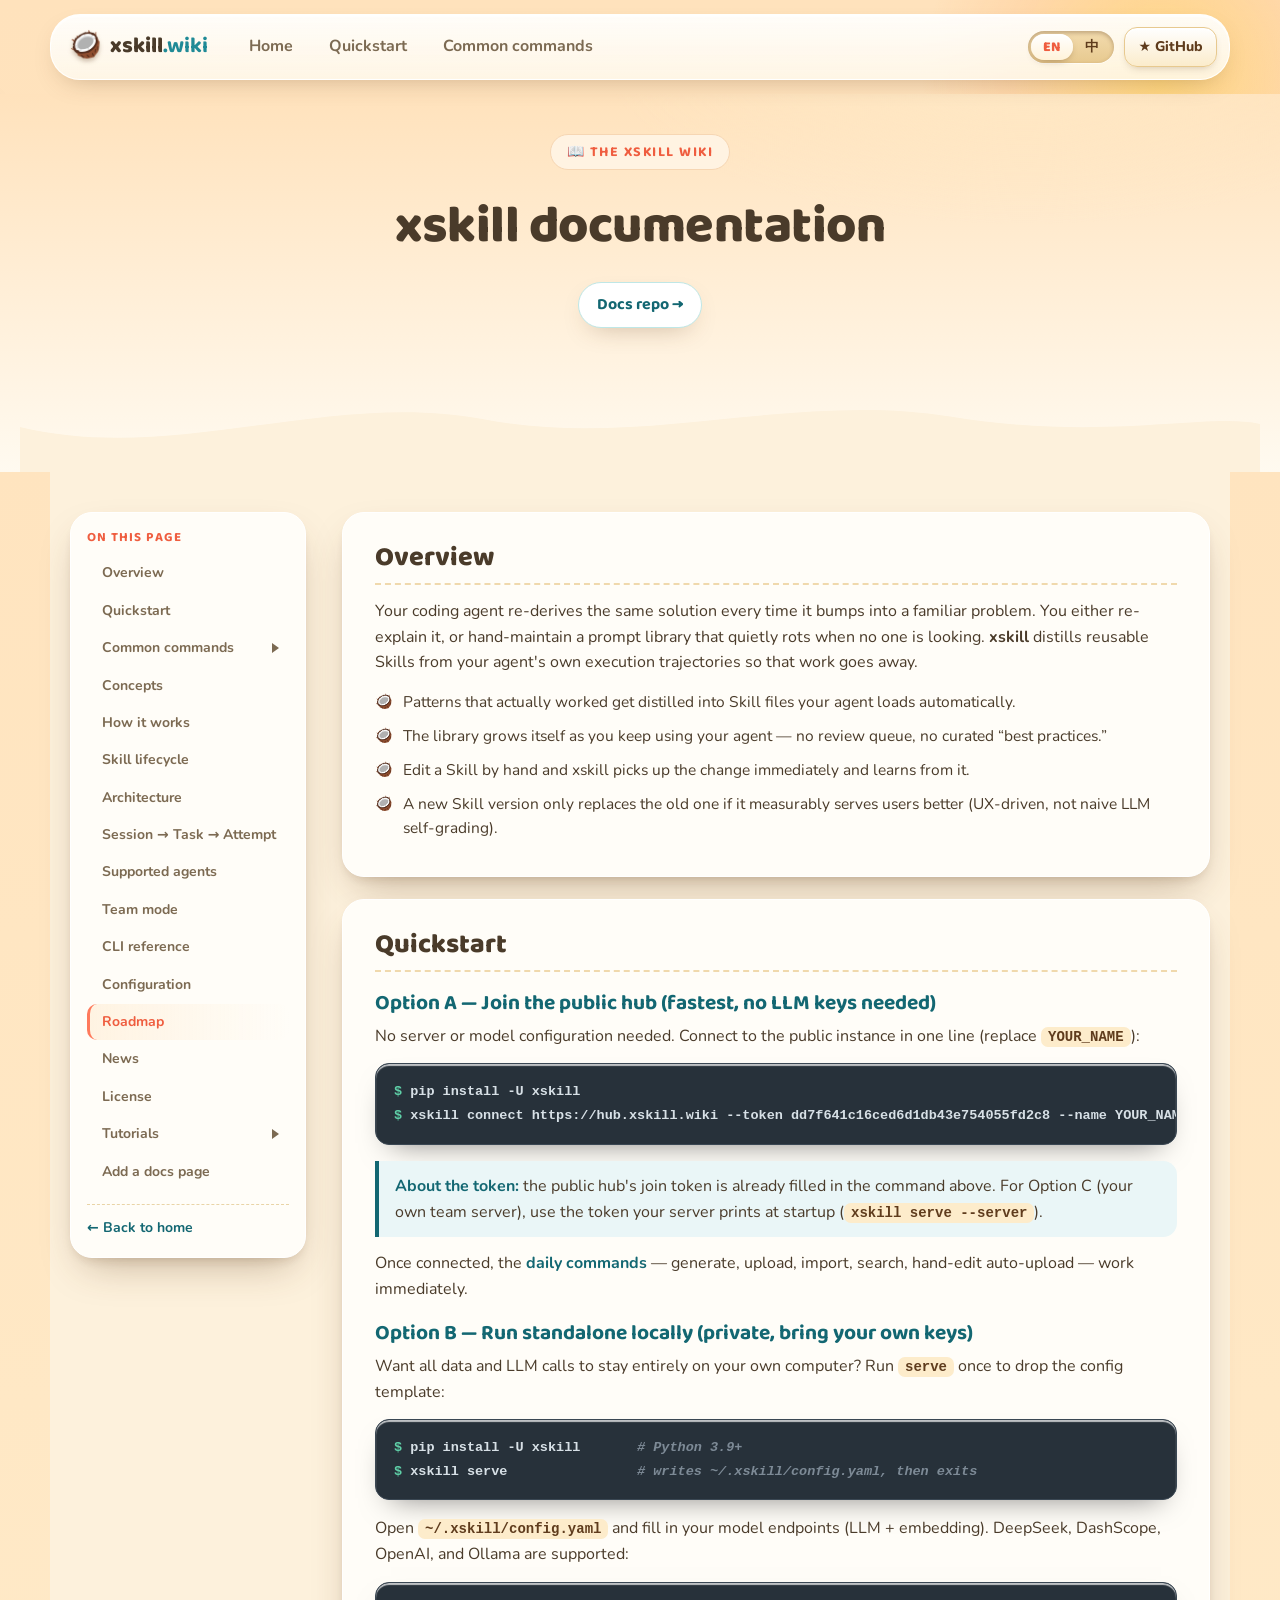
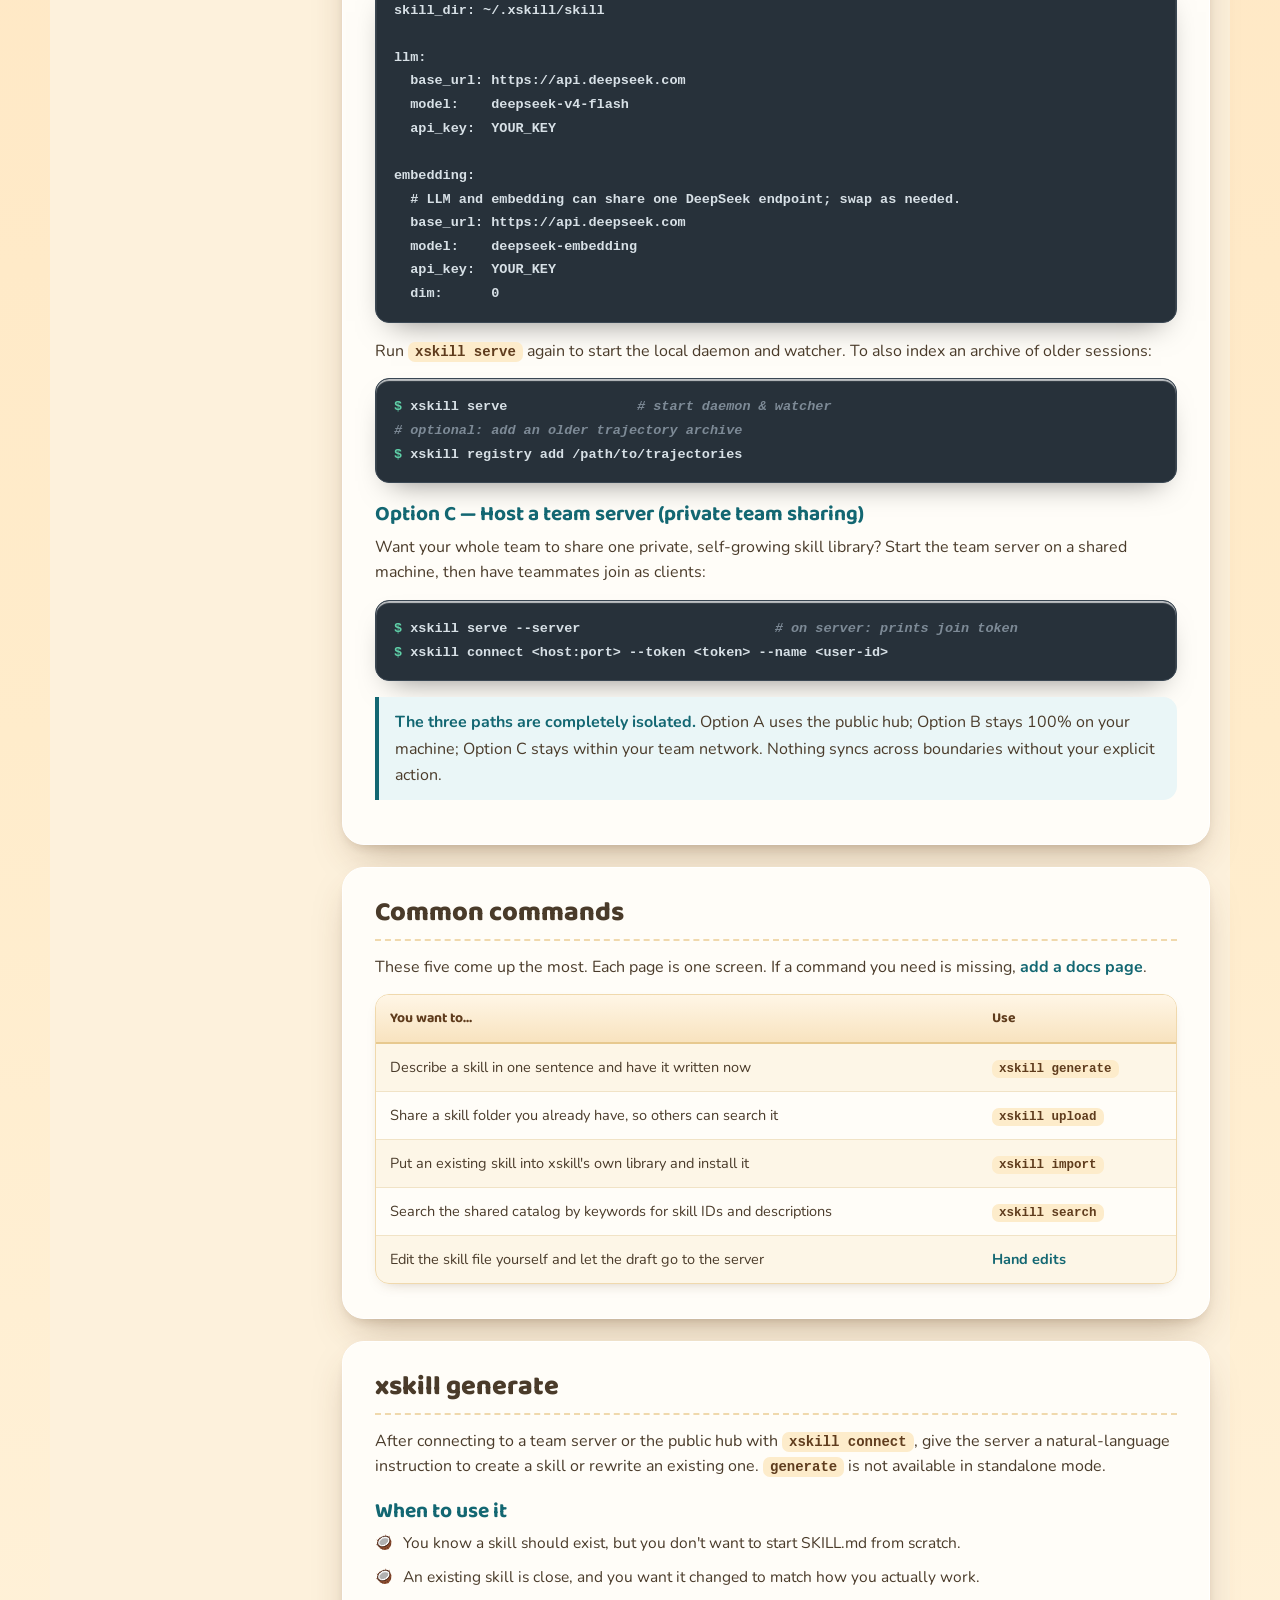
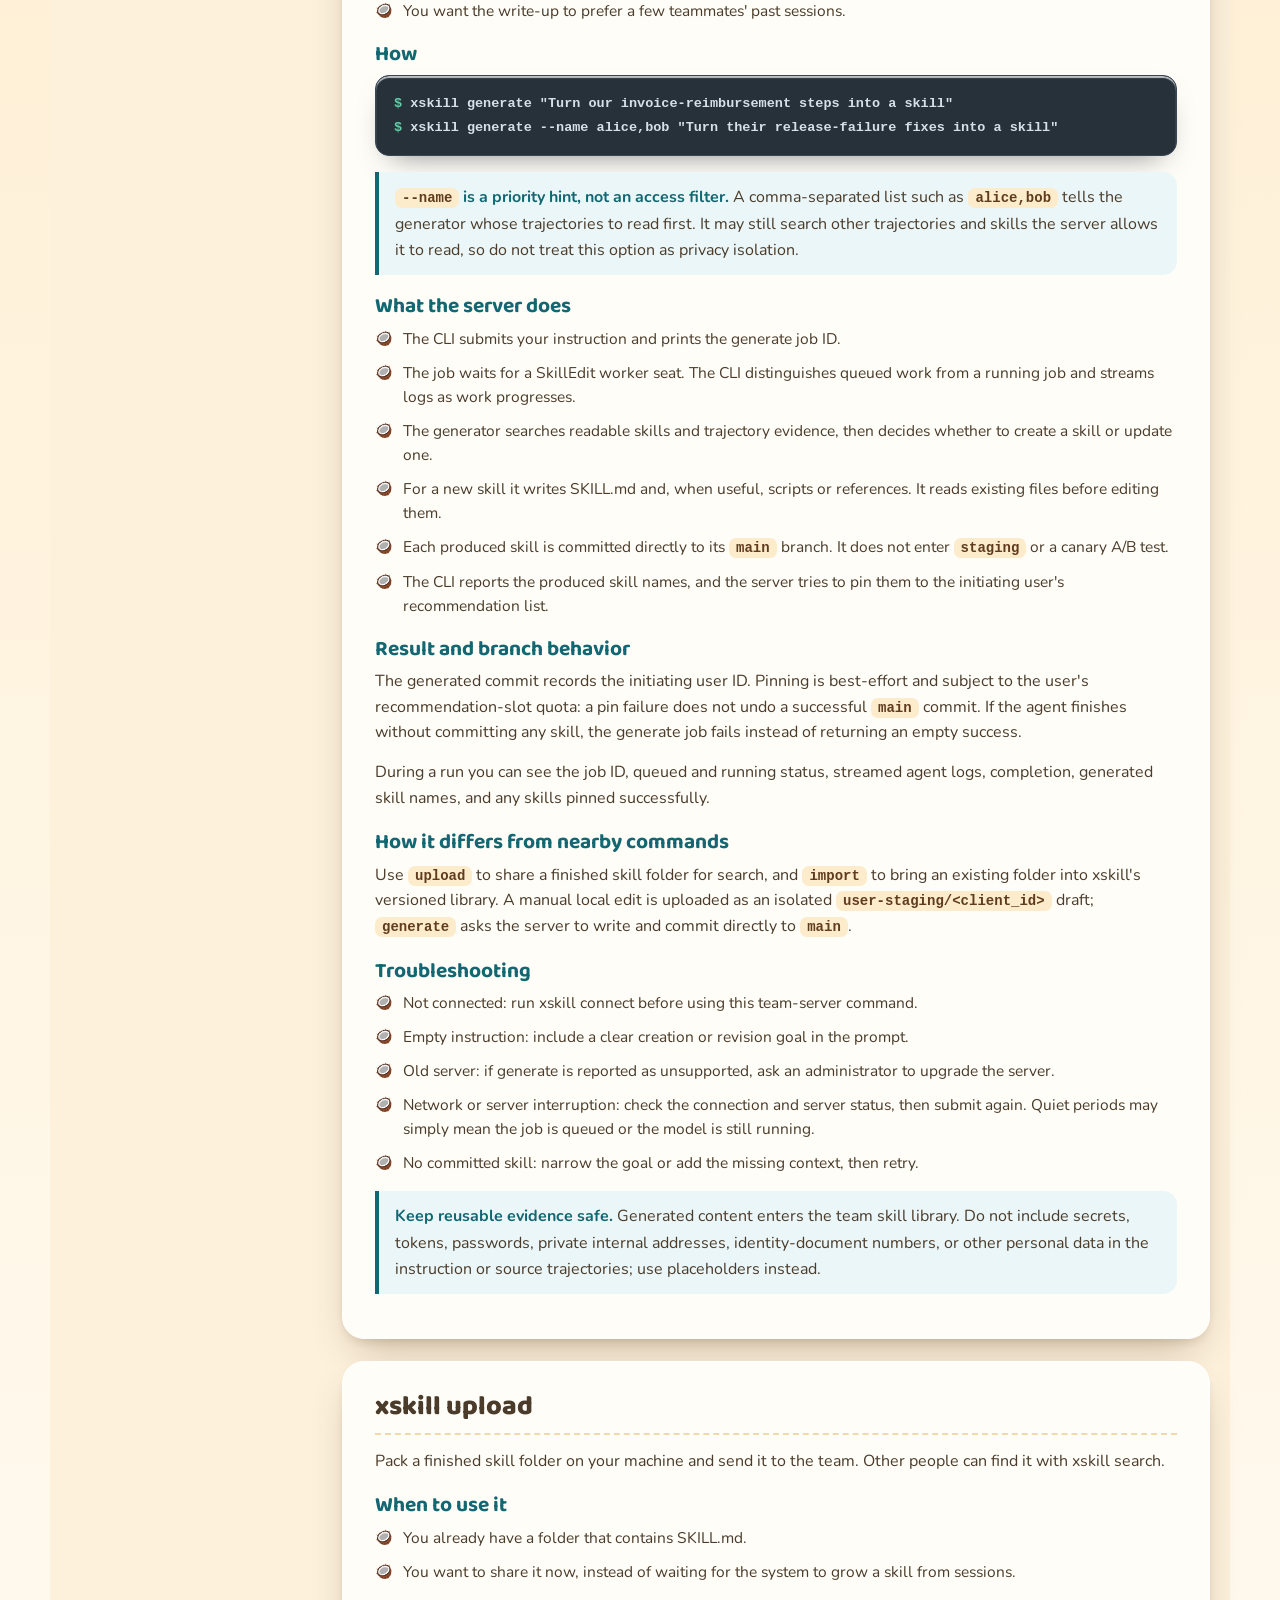
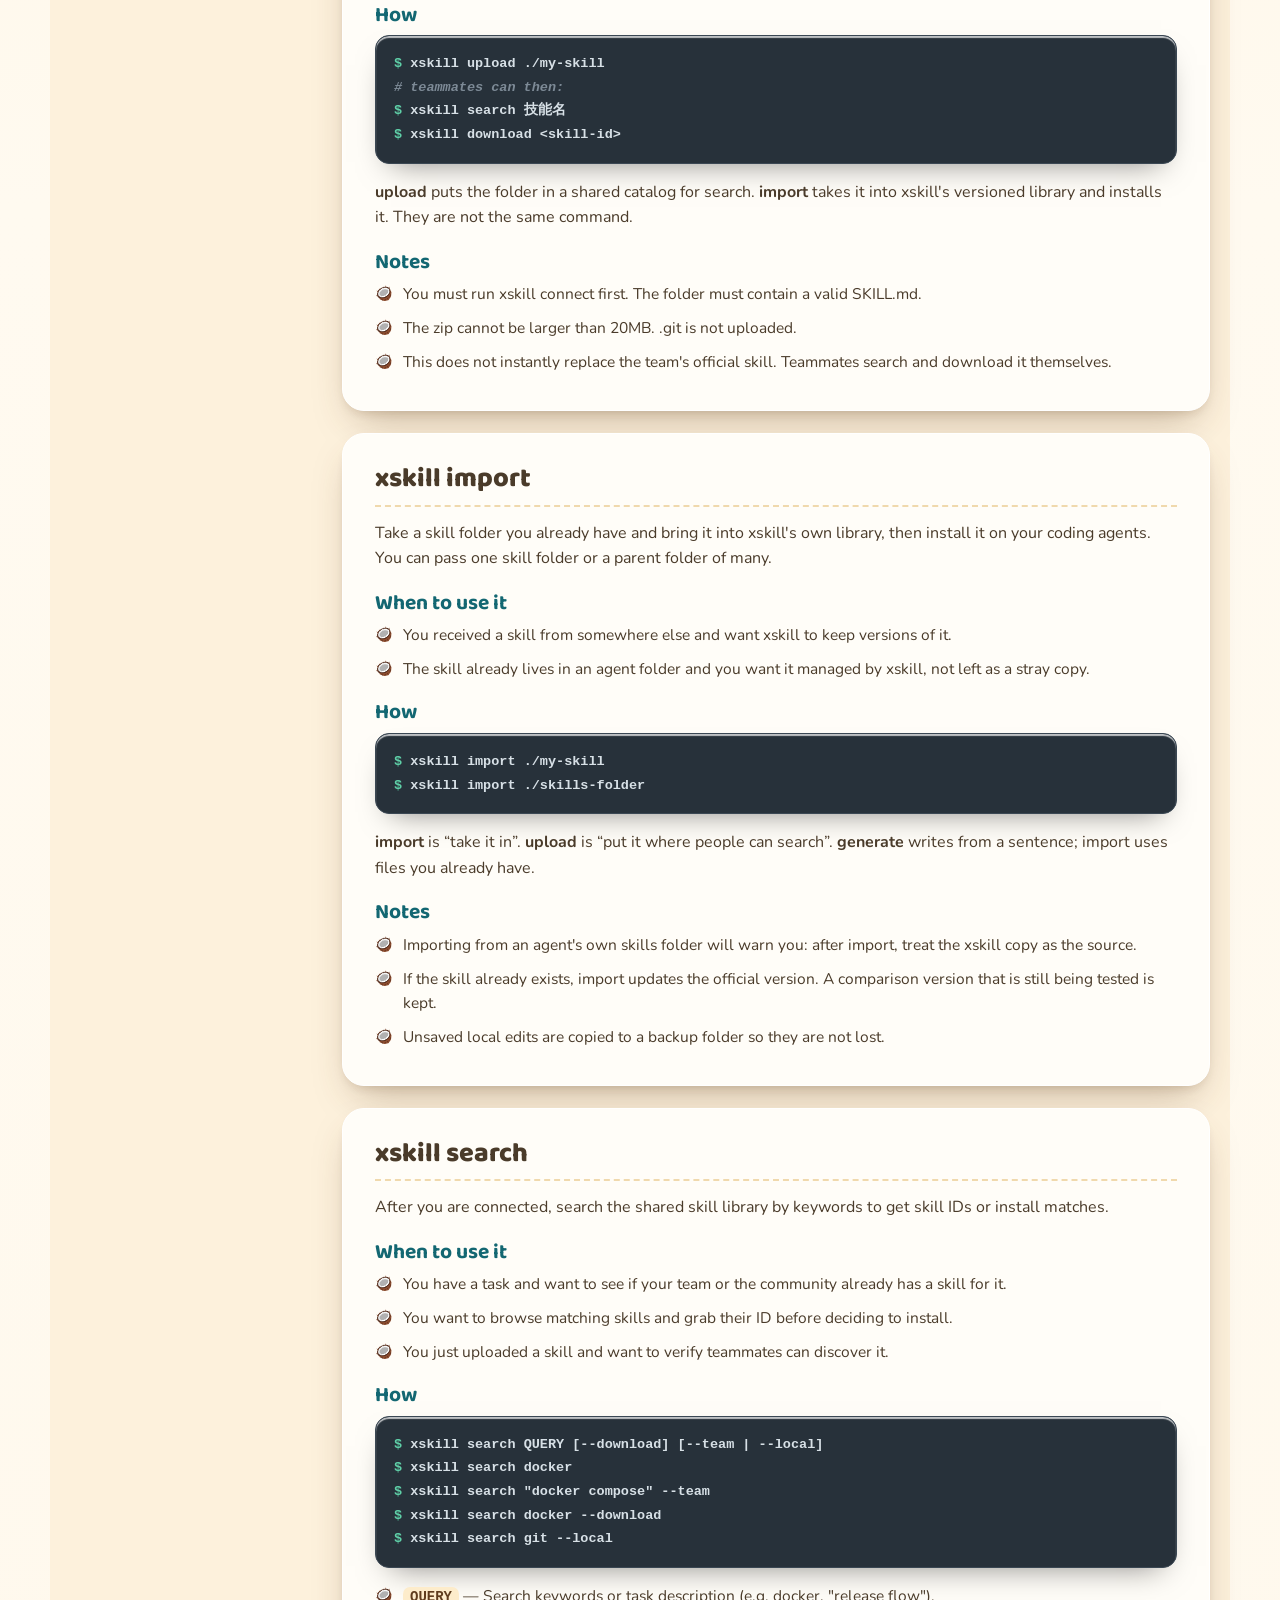
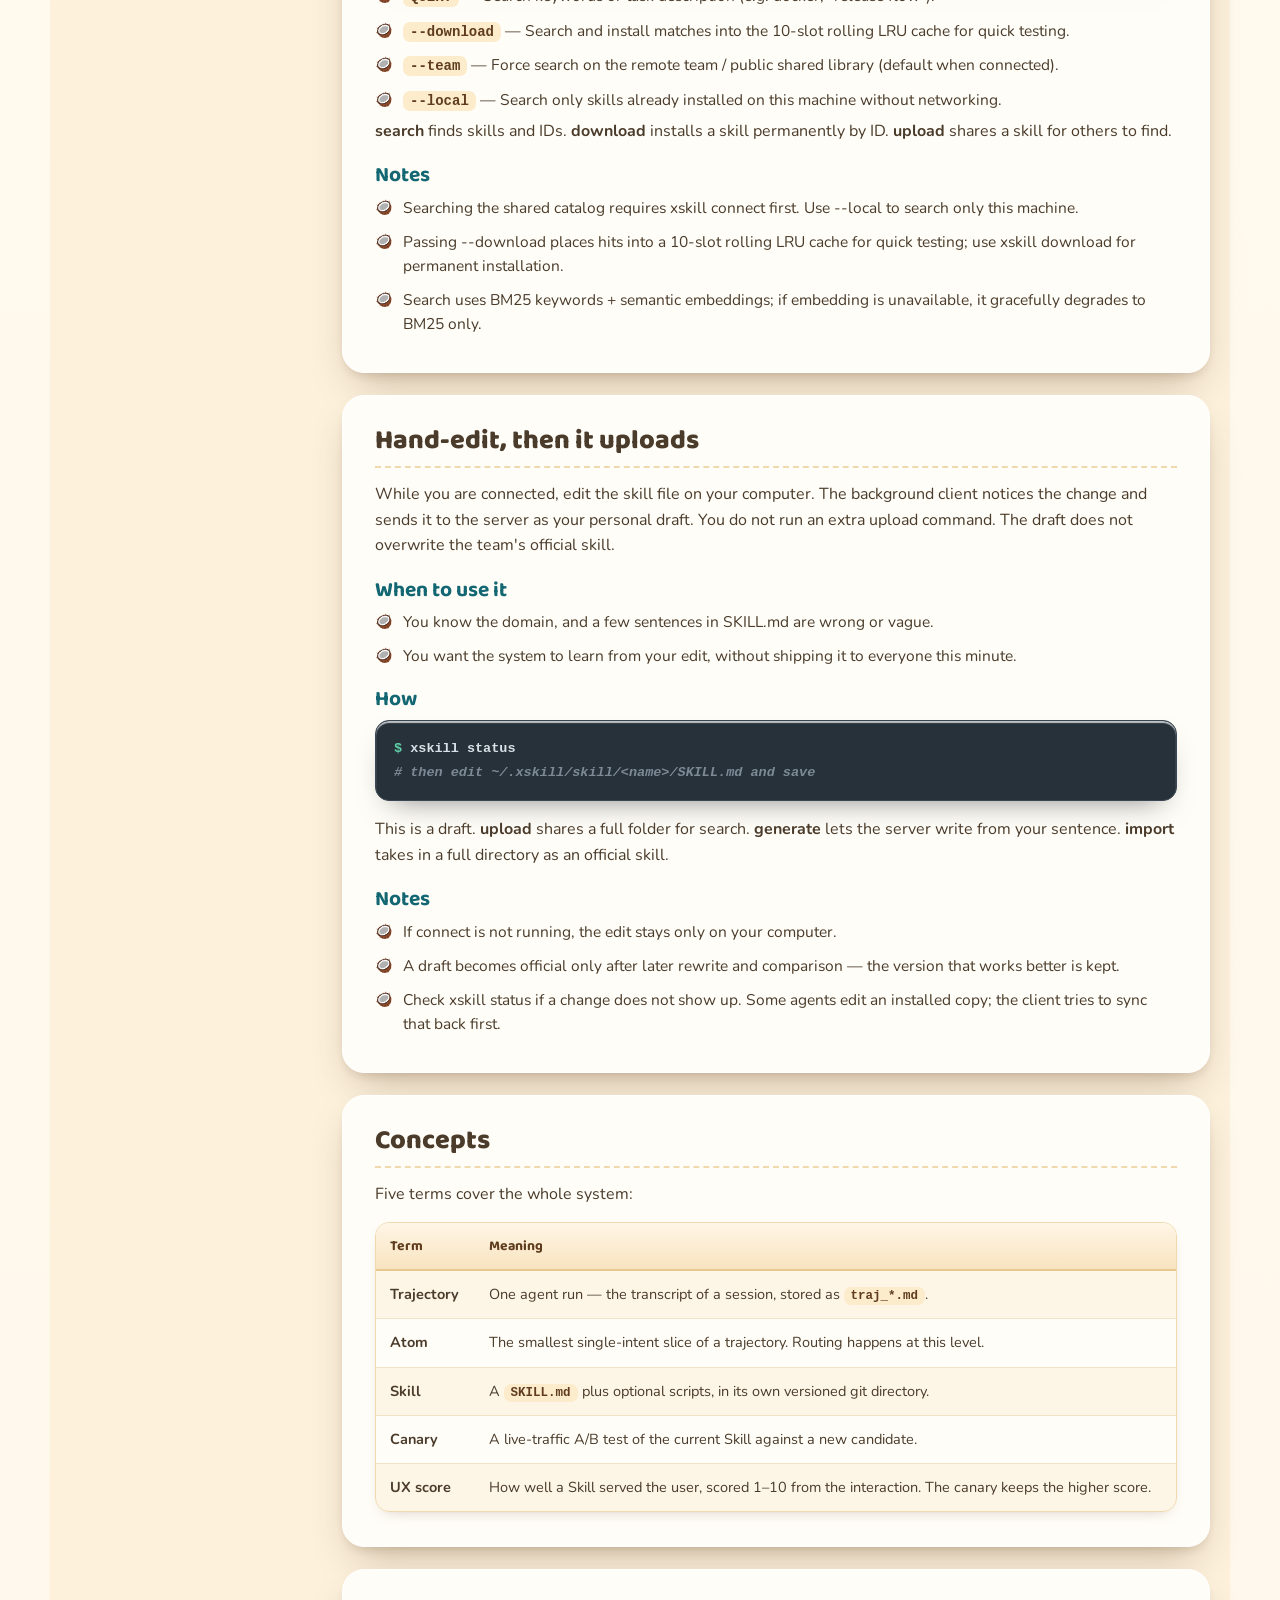
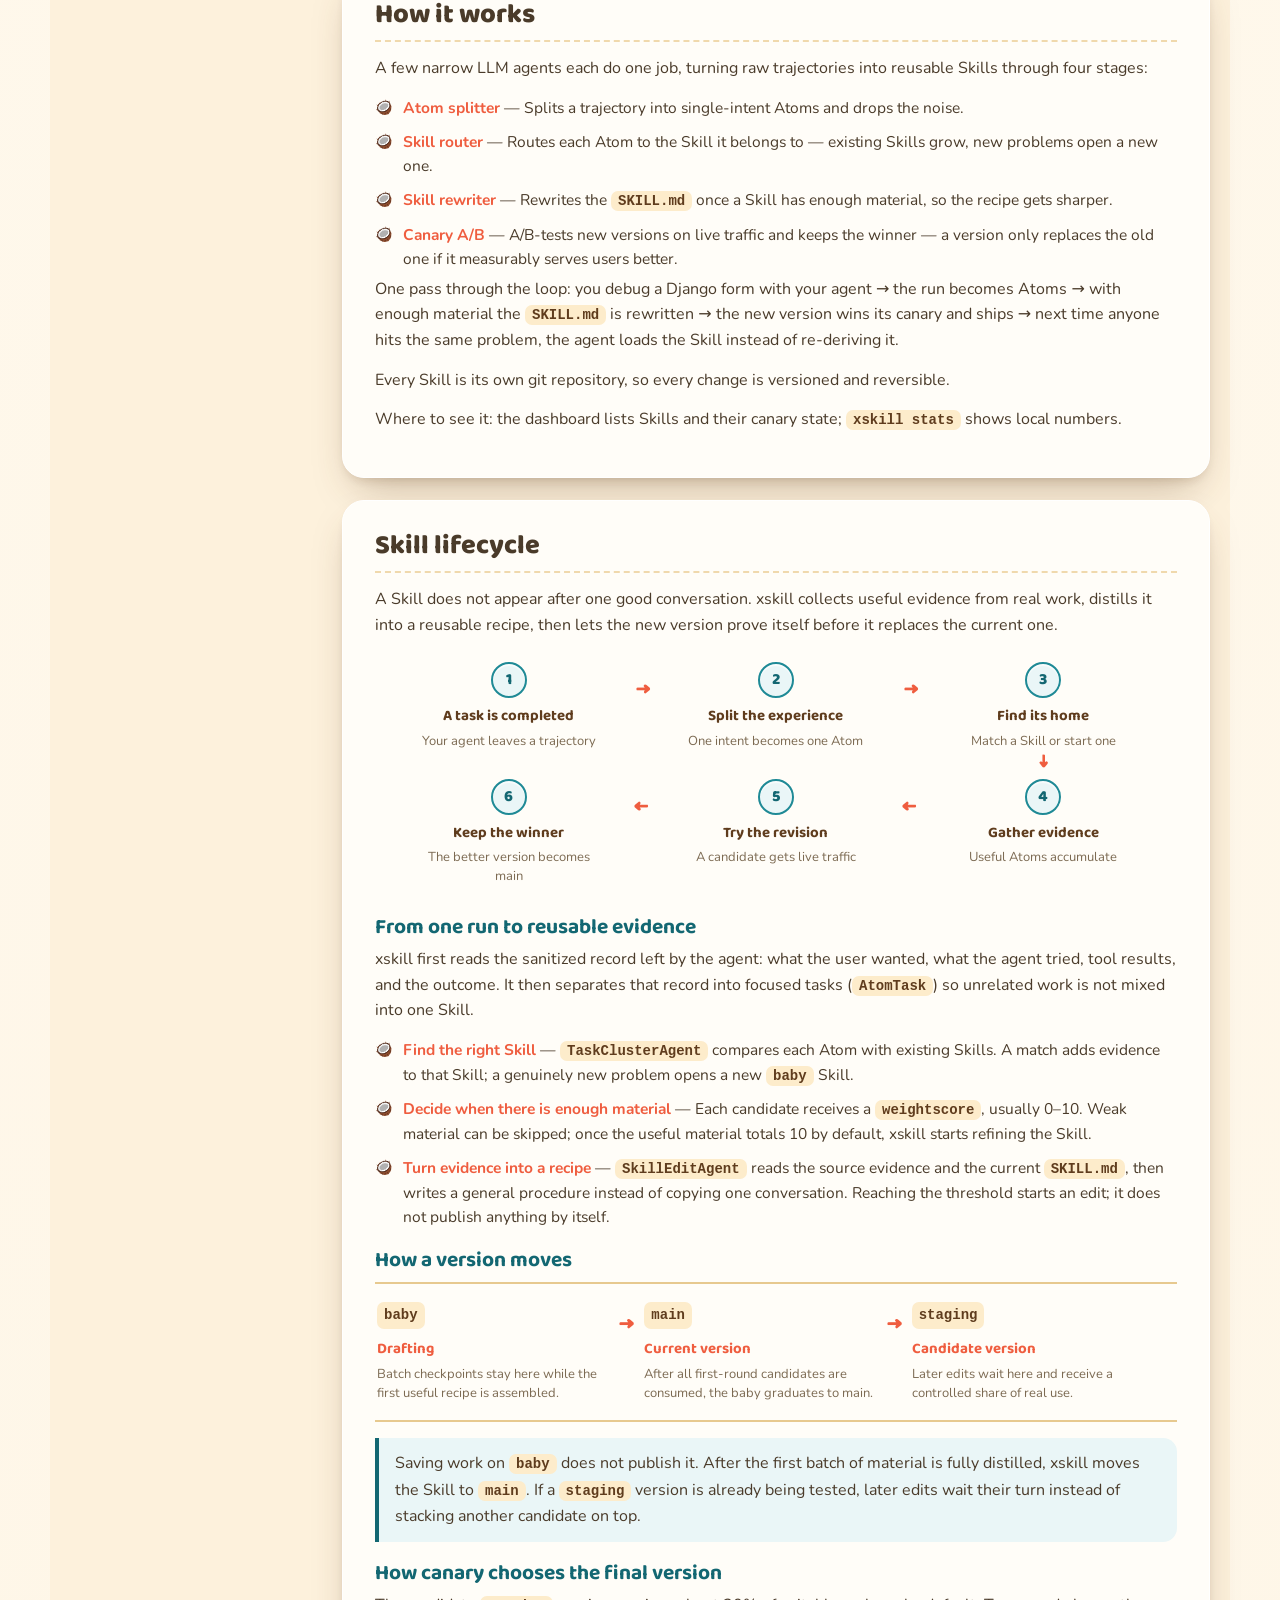
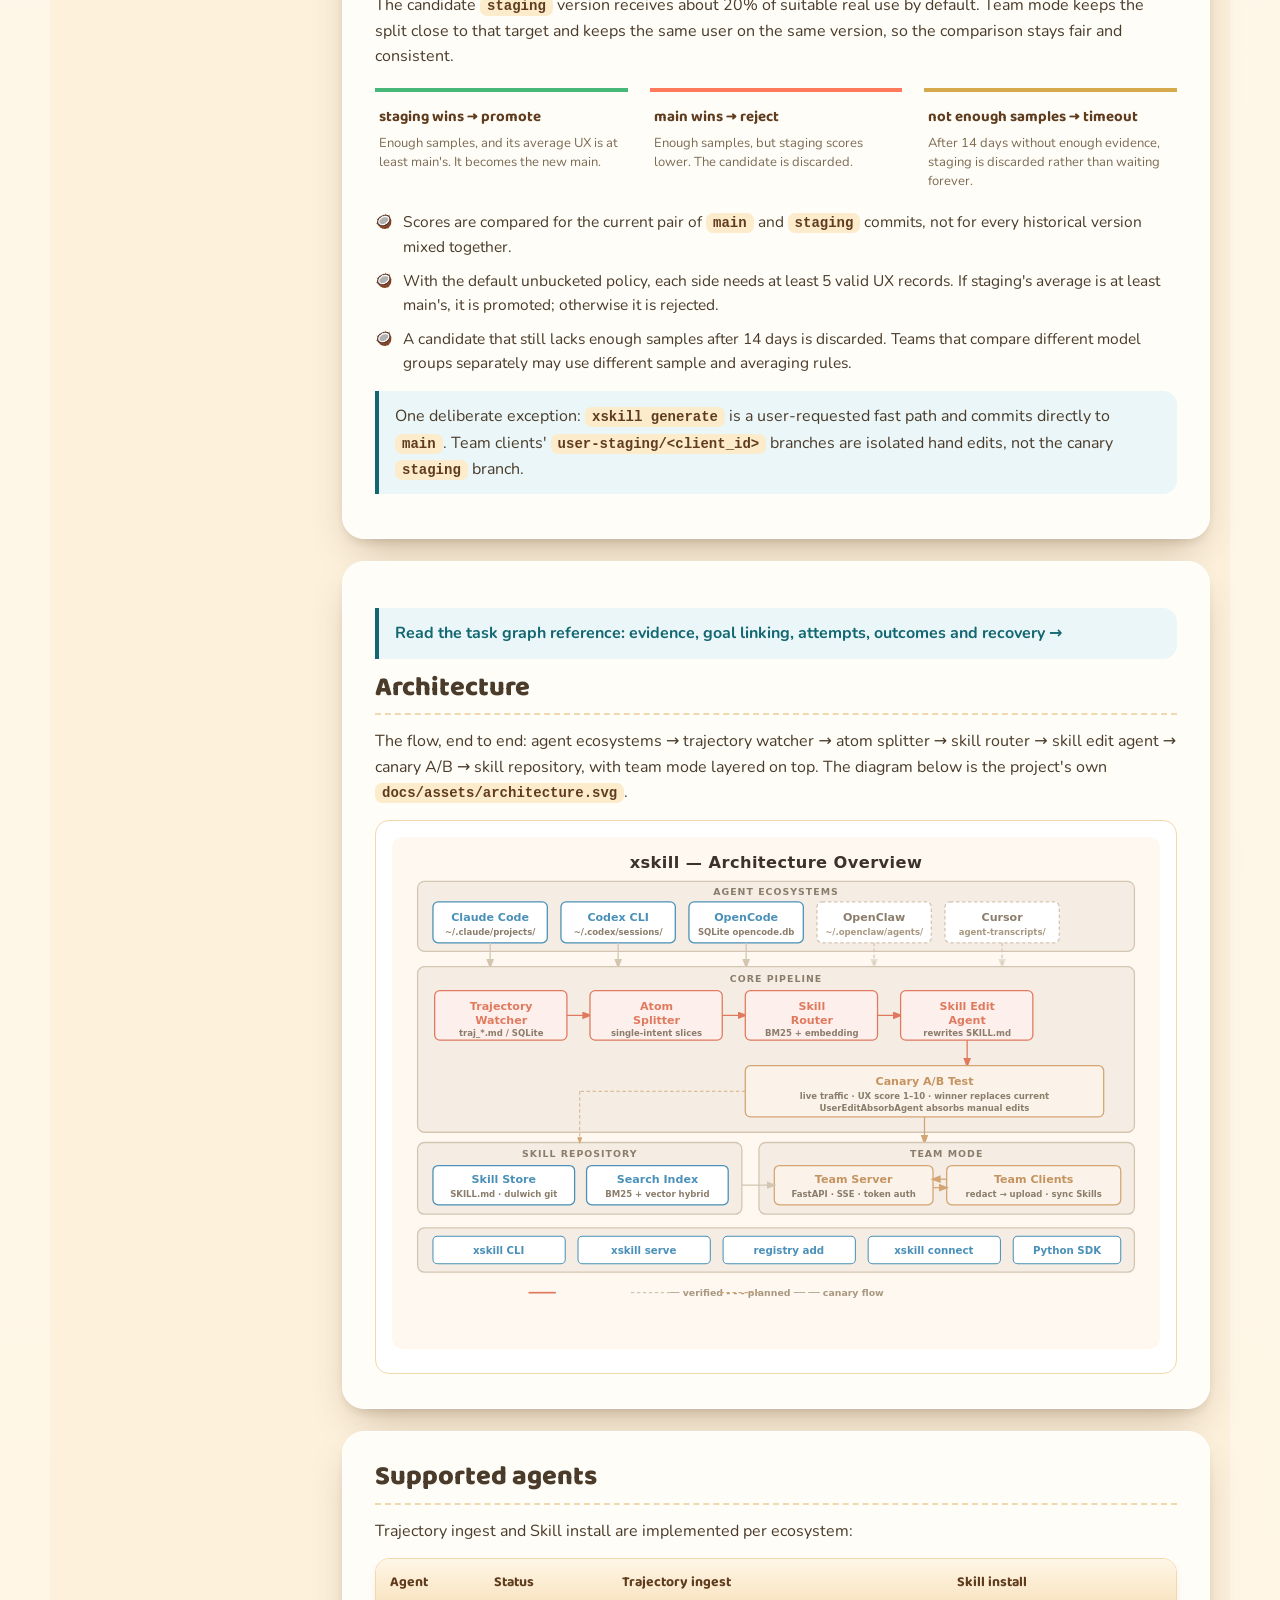
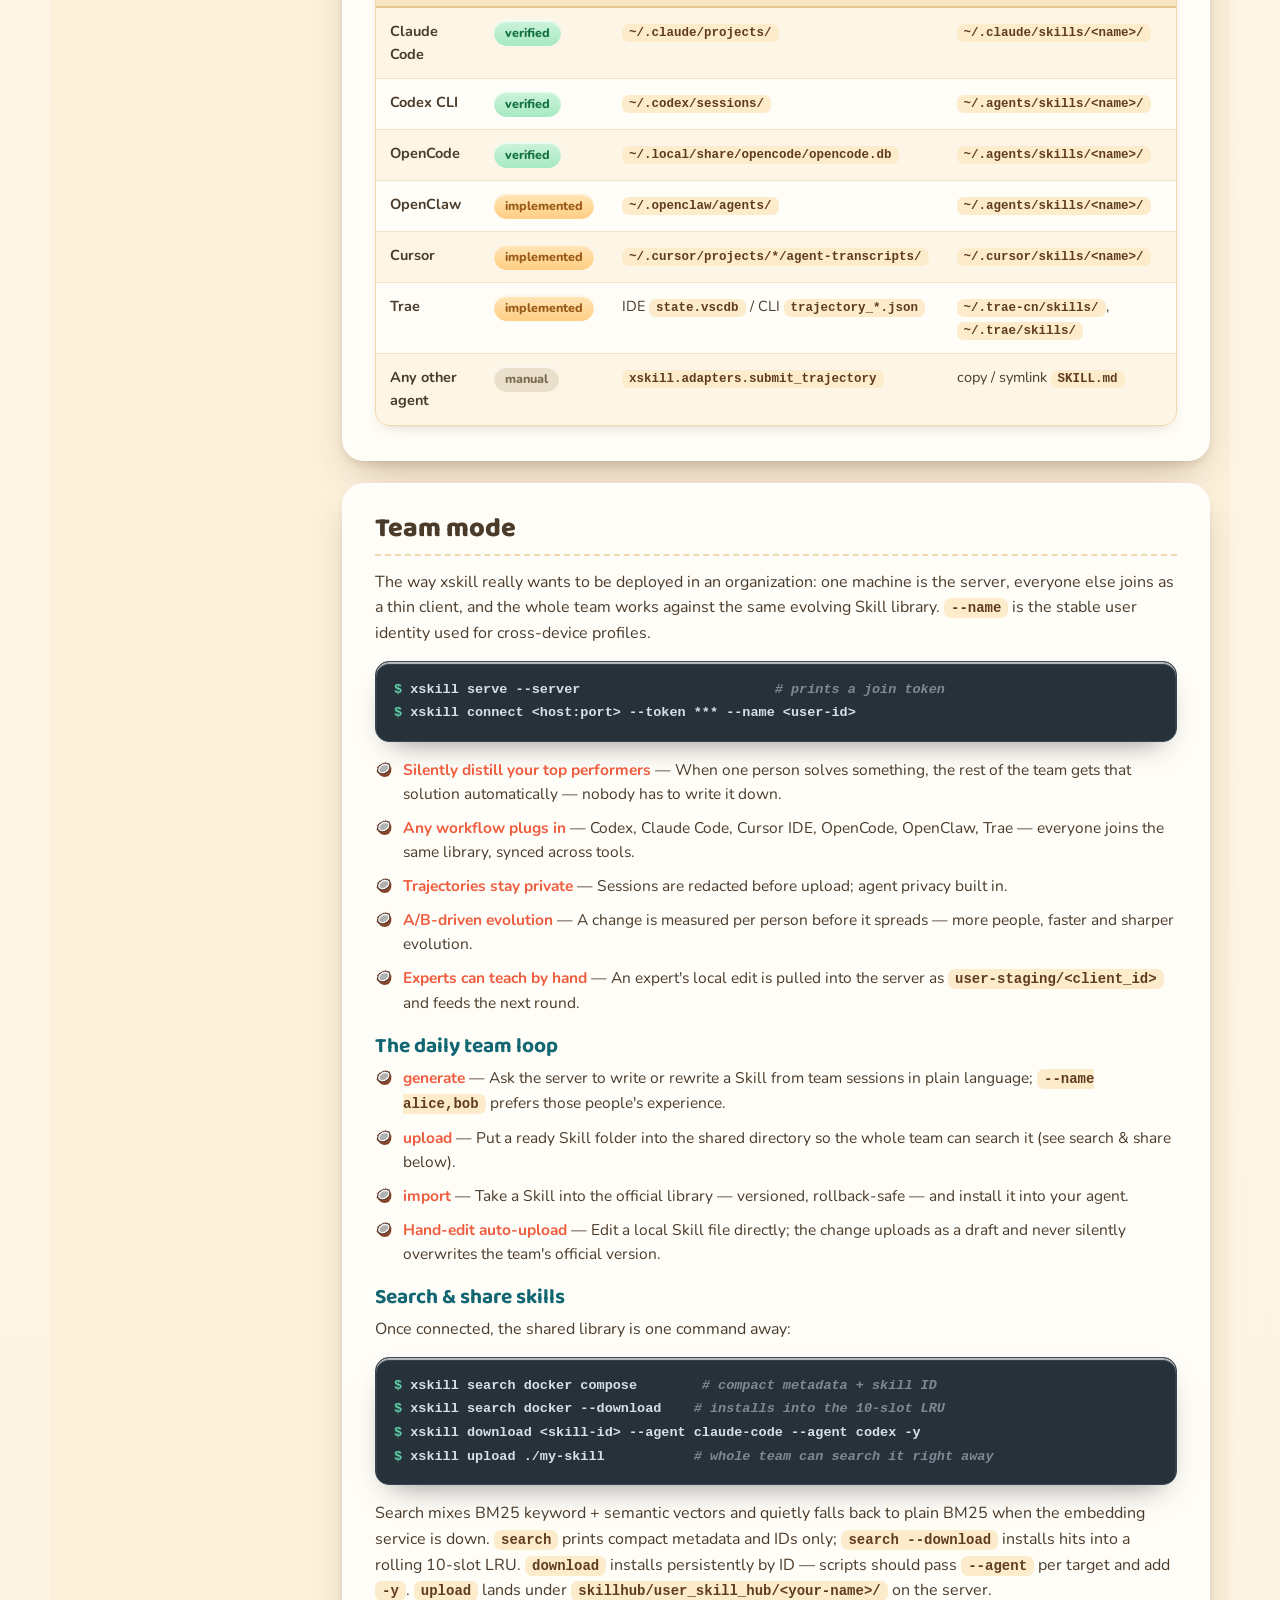
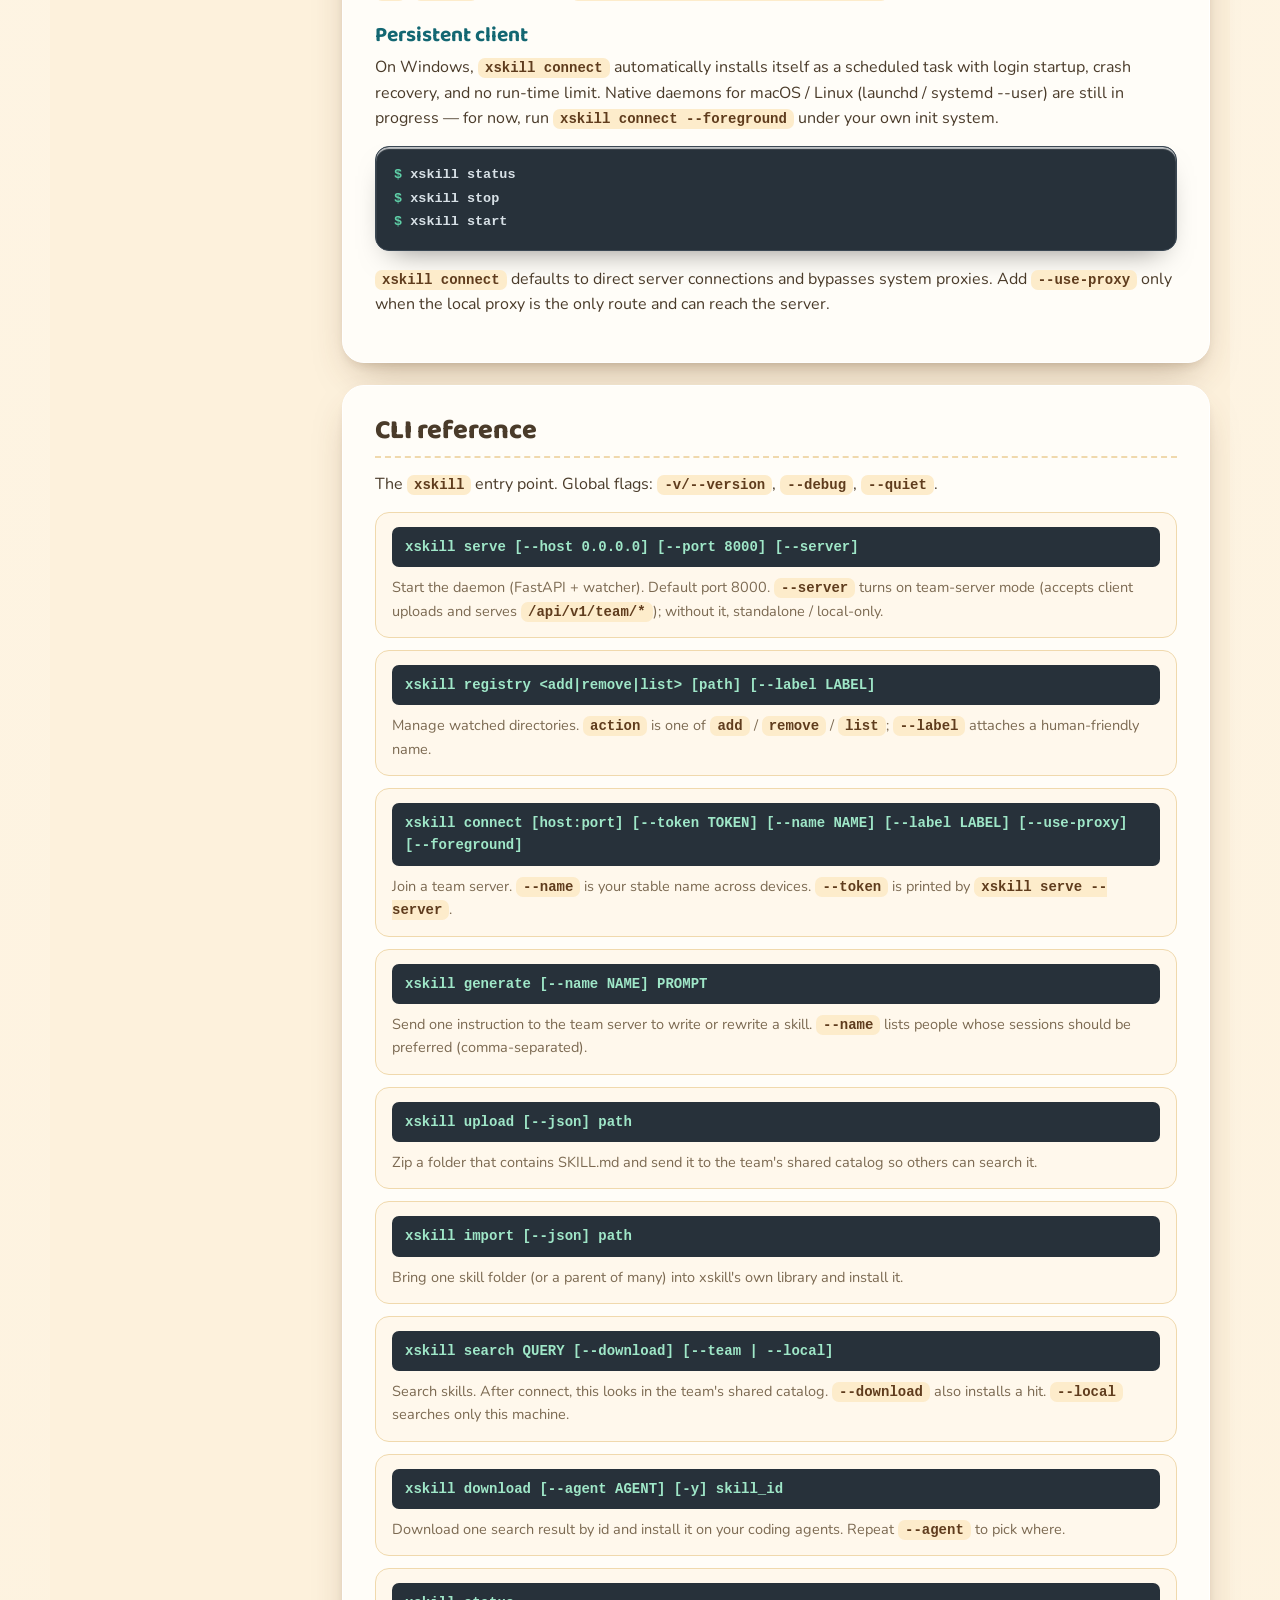
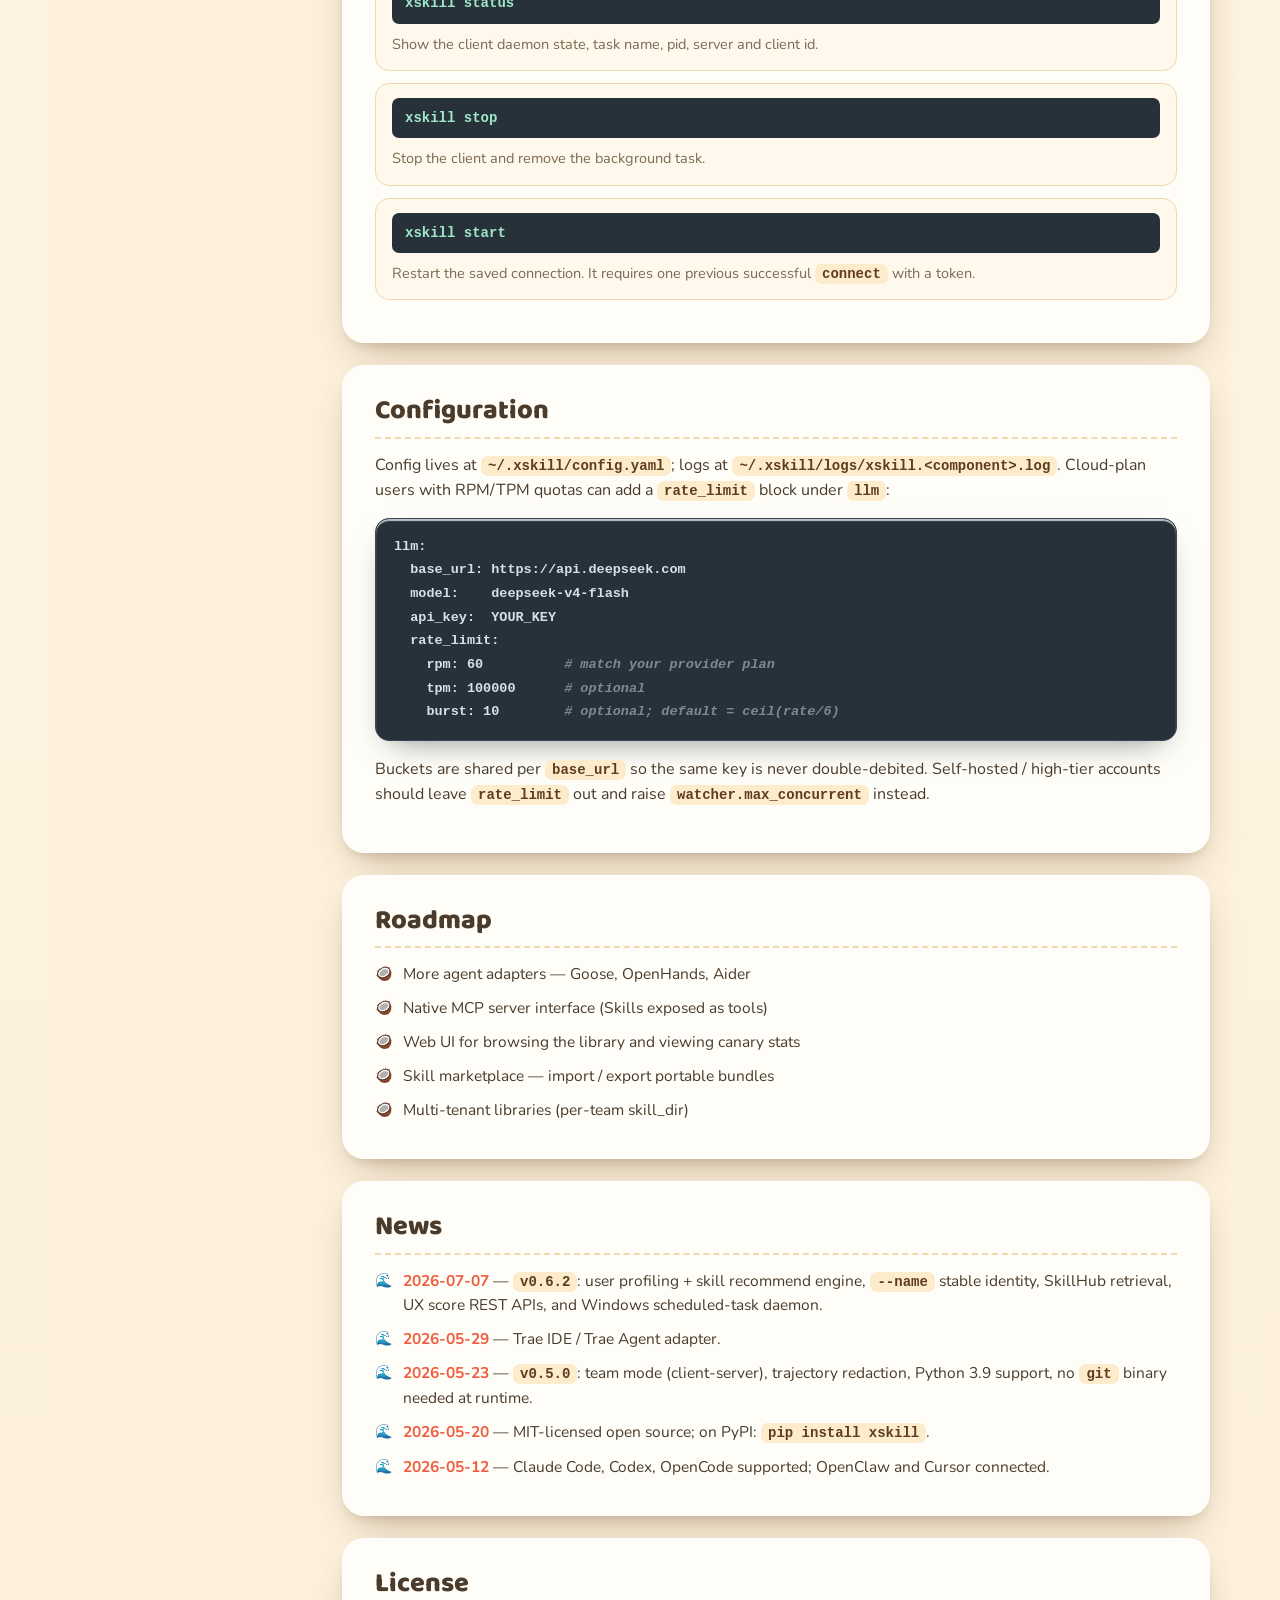
<file: wiki.html>
<!DOCTYPE html>
<html lang="en">
<head>
<meta charset="UTF-8" />
<meta name="viewport" content="width=device-width, initial-scale=1.0" />
<title>xskill Wiki · docs 🥥</title>
<meta name="description" content="xskill documentation — overview, quickstart, concepts, architecture, supported agents, team mode, CLI reference and configuration. Grounded in the project README and source." />
<link rel="preconnect" href="https://fonts.googleapis.com" />
<link rel="preconnect" href="https://fonts.gstatic.com" crossorigin />
<link href="https://fonts.googleapis.com/css2?family=Baloo+2:wght@500;600;700;800&family=Nunito:ital,wght@0,400;0,600;0,700;0,800;1,600&display=swap" rel="stylesheet" />
<link rel="icon" href="data:image/svg+xml,<svg xmlns='http://www.w3.org/2000/svg' viewBox='0 0 100 100'><text y='.9em' font-size='90'>🥥</text></svg>" />
<link rel="stylesheet" href="styles.css" />
</head>
<body data-title-key="wiki.title">

<div class="sky-decor" aria-hidden="true">
  <div class="sun-glow"></div>
  <div class="cloud cloud--1"></div>
  <div class="cloud cloud--2"></div>
</div>

<!-- ===== nav ===== -->
<header class="nav-wrap">
  <nav class="nav">
    <a class="brand" href="index.html" aria-label="xskill home">
      <span class="brand__coco">🥥</span>
      <span class="brand__name">xskill<span class="brand__dot">.wiki</span></span>
    </a>
    <ul class="nav__links">
      <li><a href="index.html" data-i18n="nav.home">Home</a></li>
      <li><a href="#quickstart" data-i18n="w.nav_quickstart">Quickstart</a></li>
      <li><a href="#features" data-i18n="w.nav_features">Common commands</a></li>
    </ul>
    <div class="nav__actions">
      <div class="lang" role="group" aria-label="language">
        <button type="button" class="lang__btn" data-set-lang="en" data-i18n="lang.en">EN</button>
        <button type="button" class="lang__btn" data-set-lang="zh" data-i18n="lang.zh">中</button>
      </div>
      <a class="chip chip--ghost" href="https://github.com/SkillNerds/xskill" target="_blank" rel="noopener">★ GitHub</a>
    </div>
  </nav>
</header>

<!-- ===== wiki header band ===== -->
<section class="wiki-hero">
  <div class="wiki-hero__inner">
    <span class="kicker" data-i18n="wiki.badge">📖 the xskill wiki</span>
    <h1 data-i18n="wiki.h">xskill documentation</h1>
    <a class="wiki-hero__src" href="https://github.com/SkillNerds/xskill-wiki" target="_blank" rel="noopener" data-i18n="wiki.edit">Docs repo →</a>
  </div>
  <div class="wave-divider" aria-hidden="true">
    <svg viewBox="0 0 1440 120" preserveAspectRatio="none"><path d="M0 60 C 180 110 360 10 540 50 C 720 90 900 12 1080 46 C 1260 80 1380 40 1440 56 V120 H0 Z"/></svg>
  </div>
</section>

<!-- ===== shell: sidebar + content ===== -->
<div class="wiki-shell">
  <aside class="wiki-toc">
    <div class="wiki-toc__card">
      <h4 data-i18n="wiki.toc">On this page</h4>
      <nav>
        <a href="#overview" data-i18n="w.nav_overview">Overview</a>
        <a href="#quickstart" data-i18n="w.nav_quickstart">Quickstart</a>
        <div class="wiki-toc__group" data-toc-fold>
          <div class="wiki-toc__parent">
            <a href="#features" data-i18n="w.nav_features">Common commands</a>
            <button type="button" class="wiki-toc__toggle" aria-expanded="false" aria-controls="toc-features-sub" data-i18n-aria="wiki.toc_fold"></button>
          </div>
          <div class="wiki-toc__sub" id="toc-features-sub">
            <a href="#generate">generate</a>
            <a href="#upload">upload</a>
            <a href="#import">import</a>
            <a href="#search">search</a>
            <a href="#rewrite" data-i18n="w.nav_rewrite">Hand edits</a>
          </div>
        </div>
        <a href="#concepts" data-i18n="w.nav_concepts">Concepts</a>
        <a href="#how" data-i18n="w.nav_how">How it works</a>
        <a href="#lifecycle" data-i18n="w.nav_lifecycle">Skill lifecycle</a>
        <a href="#arch" data-i18n="w.nav_arch">Architecture</a>
        <a href="task-graph.html" data-i18n="tg.entry">Session → Task → Attempt</a>
        <a href="#agents" data-i18n="w.nav_agents">Supported agents</a>
        <a href="#team" data-i18n="w.nav_team">Team mode</a>
        <a href="#cli" data-i18n="w.nav_cli">CLI reference</a>
        <a href="#config" data-i18n="w.nav_config">Configuration</a>
        <a href="#roadmap" data-i18n="w.nav_roadmap">Roadmap</a>
        <a href="#news" data-i18n="w.nav_news">News</a>
        <a href="#license" data-i18n="w.nav_license">License</a>
        <div class="wiki-toc__group" data-toc-fold>
          <div class="wiki-toc__parent">
            <a data-i18n="w.nav_tutorials">Tutorials</a>
            <button type="button" class="wiki-toc__toggle" aria-expanded="false" aria-controls="toc-tutorials-sub"></button>
          </div>
          <div class="wiki-toc__sub" id="toc-tutorials-sub">
            <span class="wiki-toc__chap" data-i18n="w.tut_ch_a">A: Agent Basics</span>
            <a href="tutorials/make-your-first-api-call.html" data-i18n="w.tut_a1">Make Your First API Call</a>
            <a href="tutorials/what-is-kv-cache.html" data-i18n="w.tut_a2">What is KV Cache</a>
            <a href="tutorials/cache-hit-rate.html" data-i18n="w.tut_a3">Cache Hit Rate</a>
            <a href="tutorials/how-cache-influences-budget.html" data-i18n="w.tut_a4">How Cache Influences Budget</a>
            <span class="wiki-toc__chap" data-i18n="w.tut_ch_b">B: Skill</span>
            <a href="tutorials/what-is-a-skill.html" data-i18n="w.tut_b1">What is a Skill</a>
            <a href="tutorials/skill-use-cases.html" data-i18n="w.tut_b2">Skill Use Cases</a>
            <span class="wiki-toc__chap" data-i18n="w.tut_ch_c">C: xskill</span>
            <a href="tutorials/what-xskill-does.html" data-i18n="w.tut_c1">What xskill Does</a>
            <a href="tutorials/xskill-for-developers.html" data-i18n="w.tut_c2">For Developers</a>
            <a href="tutorials/xskill-for-production.html" data-i18n="w.tut_c3">For Production</a>
          </div>
        </div>
        <a href="#contribute" data-i18n="w.nav_contribute">Add a docs page</a>
      </nav>
      <a class="wiki-toc__back" href="index.html" data-i18n="wiki.back">← Back to home</a>
    </div>
  </aside>

  <article class="wiki-doc">

    <section id="overview" class="doc-sec">
      <h2 data-i18n="w.overview_h">Overview</h2>
      <p data-i18n-html="w.overview_p1"></p>
      <ul class="doc-list">
        <li data-i18n="w.overview_l1"></li>
        <li data-i18n="w.overview_l2"></li>
        <li data-i18n="w.overview_l3"></li>
        <li data-i18n="w.overview_l4"></li>
      </ul>
    </section>

    <section id="quickstart" class="doc-sec">
      <h2 data-i18n="w.quickstart_h">Quickstart</h2>
      <h3 class="doc-subhead" data-i18n="w.quickstart_optA_h"></h3>
      <p data-i18n-html="w.quickstart_hub_lead"></p>
      <pre class="code"><code><span class="c-pmt">$</span> pip install -U xskill
<span class="c-pmt">$</span> xskill connect https://hub.xskill.wiki --token dd7f641c16ced6d1db43e754055fd2c8 --name YOUR_NAME</code></pre>
      <p class="doc-note" data-i18n-html="w.quickstart_token_note"></p>
      <p data-i18n-html="w.quickstart_hub_note"></p>
      <h3 class="doc-subhead" data-i18n="w.quickstart_optB_h"></h3>
      <p data-i18n-html="w.quickstart_p1"></p>
      <pre class="code"><code><span class="c-pmt">$</span> pip install -U xskill       <span class="c-com"># Python 3.9+</span>
<span class="c-pmt">$</span> xskill serve                <span class="c-com"># writes ~/.xskill/config.yaml, then exits</span></code></pre>
      <p data-i18n-html="w.quickstart_p2"></p>
      <pre class="code"><code>skill_dir: ~/.xskill/skill

llm:
  base_url: https://api.deepseek.com
  model:    deepseek-v4-flash
  api_key:  YOUR_KEY

embedding:
  # LLM and embedding can share one DeepSeek endpoint; swap as needed.
  base_url: https://api.deepseek.com
  model:    deepseek-embedding
  api_key:  YOUR_KEY
  dim:      0</code></pre>
      <p data-i18n-html="w.quickstart_p3"></p>
      <pre class="code"><code><span class="c-pmt">$</span> xskill serve                <span class="c-com"># start daemon & watcher</span>
<span class="c-com"># optional: add an older trajectory archive</span>
<span class="c-pmt">$</span> xskill registry add /path/to/trajectories</code></pre>
      <h3 class="doc-subhead" data-i18n="w.quickstart_optC_h"></h3>
      <p data-i18n-html="w.quickstart_optC_lead"></p>
      <pre class="code"><code><span class="c-pmt">$</span> xskill serve --server                        <span class="c-com"># on server: prints join token</span>
<span class="c-pmt">$</span> xskill connect &lt;host:port&gt; --token &lt;token&gt; --name &lt;user-id&gt;</code></pre>
      <p class="doc-note" data-i18n-html="w.quickstart_isolation"></p>
    </section>

    <section id="features" class="doc-sec">
      <h2 data-i18n="w.feat_h">Common commands</h2>
      <p data-i18n-html="w.feat_p"></p>
      <table class="doc-table">
        <thead><tr><th data-i18n="w.feat_th_want">You want to…</th><th data-i18n="w.feat_th_use">Use</th></tr></thead>
        <tbody>
          <tr><td data-i18n="w.feat_r1"></td><td><a href="#generate"><code>xskill generate</code></a></td></tr>
          <tr><td data-i18n="w.feat_r2"></td><td><a href="#upload"><code>xskill upload</code></a></td></tr>
          <tr><td data-i18n="w.feat_r3"></td><td><a href="#import"><code>xskill import</code></a></td></tr>
          <tr><td data-i18n="w.feat_r5"></td><td><a href="#search"><code>xskill search</code></a></td></tr>
          <tr><td data-i18n="w.feat_r4"></td><td><a href="#rewrite" data-i18n="w.nav_rewrite">Hand edits</a></td></tr>
        </tbody>
      </table>
    </section>

    <section id="generate" class="doc-sec">
      <h2>xskill generate</h2>
      <p data-i18n-html="w.gen_one"></p>
      <h3 class="doc-subhead" data-i18n="w.when">When to use it</h3>
      <ul class="doc-list">
        <li data-i18n="w.gen_w1"></li>
        <li data-i18n="w.gen_w2"></li>
        <li data-i18n="w.gen_w3"></li>
      </ul>
      <h3 class="doc-subhead" data-i18n="w.howcmd">How</h3>
      <pre class="code"><code><span class="c-pmt">$</span> xskill generate "<span data-i18n="w.gen_example_basic"></span>"
<span class="c-pmt">$</span> xskill generate --name alice,bob "<span data-i18n="w.gen_example_names"></span>"</code></pre>
      <p class="doc-note" data-i18n-html="w.gen_name_note"></p>
      <h3 class="doc-subhead" data-i18n="w.gen_flow_h"></h3>
      <ol class="doc-list">
        <li data-i18n="w.gen_flow_1"></li>
        <li data-i18n="w.gen_flow_2"></li>
        <li data-i18n="w.gen_flow_3"></li>
        <li data-i18n="w.gen_flow_4"></li>
        <li data-i18n-html="w.gen_flow_5"></li>
        <li data-i18n="w.gen_flow_6"></li>
      </ol>
      <h3 class="doc-subhead" data-i18n="w.gen_result_h"></h3>
      <p data-i18n-html="w.gen_result"></p>
      <p data-i18n="w.gen_output"></p>
      <h3 class="doc-subhead" data-i18n="w.gen_compare_h"></h3>
      <p data-i18n-html="w.gen_compare"></p>
      <h3 class="doc-subhead" data-i18n="w.gen_trouble_h"></h3>
      <ul class="doc-list">
        <li data-i18n="w.gen_n1"></li>
        <li data-i18n="w.gen_n2"></li>
        <li data-i18n="w.gen_n3"></li>
        <li data-i18n="w.gen_n4"></li>
        <li data-i18n="w.gen_n5"></li>
      </ul>
      <p class="doc-note" data-i18n-html="w.gen_security"></p>
    </section>

    <section id="upload" class="doc-sec">
      <h2>xskill upload</h2>
      <p data-i18n="w.up_one"></p>
      <h3 class="doc-subhead" data-i18n="w.when">When to use it</h3>
      <ul class="doc-list">
        <li data-i18n="w.up_w1"></li>
        <li data-i18n="w.up_w2"></li>
      </ul>
      <h3 class="doc-subhead" data-i18n="w.howcmd">How</h3>
      <pre class="code"><code><span class="c-pmt">$</span> xskill upload ./my-skill
<span class="c-com"># teammates can then:</span>
<span class="c-pmt">$</span> xskill search 技能名
<span class="c-pmt">$</span> xskill download &lt;skill-id&gt;</code></pre>
      <p data-i18n-html="w.up_vs"></p>
      <h3 class="doc-subhead" data-i18n="w.notes">Notes</h3>
      <ul class="doc-list">
        <li data-i18n="w.up_n1"></li>
        <li data-i18n="w.up_n2"></li>
        <li data-i18n="w.up_n3"></li>
      </ul>
    </section>

    <section id="import" class="doc-sec">
      <h2>xskill import</h2>
      <p data-i18n="w.im_one"></p>
      <h3 class="doc-subhead" data-i18n="w.when">When to use it</h3>
      <ul class="doc-list">
        <li data-i18n="w.im_w1"></li>
        <li data-i18n="w.im_w2"></li>
      </ul>
      <h3 class="doc-subhead" data-i18n="w.howcmd">How</h3>
      <pre class="code"><code><span class="c-pmt">$</span> xskill import ./my-skill
<span class="c-pmt">$</span> xskill import ./skills-folder</code></pre>
      <p data-i18n-html="w.im_vs"></p>
      <h3 class="doc-subhead" data-i18n="w.notes">Notes</h3>
      <ul class="doc-list">
        <li data-i18n="w.im_n1"></li>
        <li data-i18n="w.im_n2"></li>
        <li data-i18n="w.im_n3"></li>
      </ul>
    </section>

    <section id="search" class="doc-sec">
      <h2>xskill search</h2>
      <p data-i18n="w.srch_one"></p>
      <h3 class="doc-subhead" data-i18n="w.when">When to use it</h3>
      <ul class="doc-list">
        <li data-i18n="w.srch_w1"></li>
        <li data-i18n="w.srch_w2"></li>
        <li data-i18n="w.srch_w3"></li>
      </ul>
      <h3 class="doc-subhead" data-i18n="w.howcmd">How</h3>
      <pre class="code"><code><span class="c-pmt">$</span> xskill search QUERY [--download] [--team | --local]
<span class="c-pmt">$</span> xskill search docker
<span class="c-pmt">$</span> xskill search "docker compose" --team
<span class="c-pmt">$</span> xskill search docker --download
<span class="c-pmt">$</span> xskill search git --local</code></pre>
      <ul class="doc-list">
        <li><code>QUERY</code> — <span data-i18n="w.srch_arg_q"></span></li>
        <li><code>--download</code> — <span data-i18n="w.srch_arg_dl"></span></li>
        <li><code>--team</code> — <span data-i18n="w.srch_arg_team"></span></li>
        <li><code>--local</code> — <span data-i18n="w.srch_arg_local"></span></li>
      </ul>
      <p data-i18n-html="w.srch_vs"></p>
      <h3 class="doc-subhead" data-i18n="w.notes">Notes</h3>
      <ul class="doc-list">
        <li data-i18n="w.srch_n1"></li>
        <li data-i18n="w.srch_n2"></li>
        <li data-i18n="w.srch_n3"></li>
      </ul>
    </section>

    <section id="rewrite" class="doc-sec">
      <h2 data-i18n="w.rw_h">Hand-edit, then it uploads</h2>
      <p data-i18n="w.rw_one"></p>
      <h3 class="doc-subhead" data-i18n="w.when">When to use it</h3>
      <ul class="doc-list">
        <li data-i18n="w.rw_w1"></li>
        <li data-i18n="w.rw_w2"></li>
      </ul>
      <h3 class="doc-subhead" data-i18n="w.howcmd">How</h3>
      <pre class="code"><code><span class="c-pmt">$</span> xskill status
<span class="c-com"># then edit ~/.xskill/skill/&lt;name&gt;/SKILL.md and save</span></code></pre>
      <p data-i18n-html="w.rw_vs"></p>
      <h3 class="doc-subhead" data-i18n="w.notes">Notes</h3>
      <ul class="doc-list">
        <li data-i18n="w.rw_n1"></li>
        <li data-i18n="w.rw_n2"></li>
        <li data-i18n="w.rw_n3"></li>
      </ul>
    </section>

    <section id="concepts" class="doc-sec">
      <h2 data-i18n="w.concepts_h">Concepts</h2>
      <p data-i18n="w.concepts_p">Five terms cover the whole system:</p>
      <table class="doc-table">
        <thead><tr><th data-i18n="w.th_term">Term</th><th data-i18n="w.th_meaning">Meaning</th></tr></thead>
        <tbody>
          <tr><td><b data-i18n="c.traj_t">Trajectory</b></td><td data-i18n-html="c.traj_p"></td></tr>
          <tr><td><b data-i18n="c.atom_t">Atom</b></td><td data-i18n-html="c.atom_p"></td></tr>
          <tr><td><b data-i18n="c.skill_t">Skill</b></td><td data-i18n-html="c.skill_p"></td></tr>
          <tr><td><b data-i18n="c.canary_t">Canary</b></td><td data-i18n-html="c.canary_p"></td></tr>
          <tr><td><b data-i18n="c.ux_t">UX score</b></td><td data-i18n-html="c.ux_p"></td></tr>
        </tbody>
      </table>
    </section>

    <section id="how" class="doc-sec">
      <h2 data-i18n="w.how_h">How it works</h2>
      <p data-i18n-html="w.how_p"></p>
      <ul class="doc-list">
        <li><b data-i18n="w.how_s1_t"></b> — <span data-i18n-html="w.how_s1_p"></span></li>
        <li><b data-i18n="w.how_s2_t"></b> — <span data-i18n-html="w.how_s2_p"></span></li>
        <li><b data-i18n="w.how_s3_t"></b> — <span data-i18n-html="w.how_s3_p"></span></li>
        <li><b data-i18n="w.how_s4_t"></b> — <span data-i18n-html="w.how_s4_p"></span></li>
      </ul>
      <p data-i18n-html="w.how_example"></p>
      <p data-i18n-html="w.how_ver"></p>
      <p data-i18n-html="w.how_see"></p>
    </section>

    <section id="lifecycle" class="doc-sec">
      <h2 data-i18n="w.lifecycle_h">Skill lifecycle</h2>
      <p data-i18n-html="w.lifecycle_p"></p>
      <ol class="lifecycle-flow" aria-label="Skill lifecycle">
        <li><span>1</span><b data-i18n="w.lifecycle_f1_t"></b><small data-i18n="w.lifecycle_f1_p"></small></li>
        <li><span>2</span><b data-i18n="w.lifecycle_f2_t"></b><small data-i18n="w.lifecycle_f2_p"></small></li>
        <li><span>3</span><b data-i18n="w.lifecycle_f3_t"></b><small data-i18n="w.lifecycle_f3_p"></small></li>
        <li><span>4</span><b data-i18n="w.lifecycle_f4_t"></b><small data-i18n="w.lifecycle_f4_p"></small></li>
        <li><span>5</span><b data-i18n="w.lifecycle_f5_t"></b><small data-i18n="w.lifecycle_f5_p"></small></li>
        <li><span>6</span><b data-i18n="w.lifecycle_f6_t"></b><small data-i18n="w.lifecycle_f6_p"></small></li>
      </ol>

      <h3 class="doc-subhead" data-i18n="w.lifecycle_evidence_h"></h3>
      <p data-i18n-html="w.lifecycle_evidence_p"></p>
      <ul class="doc-list">
        <li><b data-i18n="w.lifecycle_e1_t"></b> — <span data-i18n-html="w.lifecycle_e1_p"></span></li>
        <li><b data-i18n="w.lifecycle_e2_t"></b> — <span data-i18n-html="w.lifecycle_e2_p"></span></li>
        <li><b data-i18n="w.lifecycle_e3_t"></b> — <span data-i18n-html="w.lifecycle_e3_p"></span></li>
      </ul>

      <h3 class="doc-subhead" data-i18n="w.lifecycle_branch_h"></h3>
      <div class="lifecycle-branches" role="img" aria-label="baby to main to staging">
        <div><code>baby</code><b data-i18n="w.lifecycle_baby_t"></b><small data-i18n="w.lifecycle_baby_p"></small></div>
        <div><code>main</code><b data-i18n="w.lifecycle_main_t"></b><small data-i18n="w.lifecycle_main_p"></small></div>
        <div><code>staging</code><b data-i18n="w.lifecycle_staging_t"></b><small data-i18n="w.lifecycle_staging_p"></small></div>
      </div>
      <p class="doc-note" data-i18n-html="w.lifecycle_branch_note"></p>

      <h3 class="doc-subhead" data-i18n="w.lifecycle_canary_h"></h3>
      <p data-i18n-html="w.lifecycle_canary_p"></p>
      <div class="canary-outcomes">
        <div class="canary-outcome canary-outcome--win">
          <b data-i18n="w.lifecycle_win_t"></b>
          <small data-i18n="w.lifecycle_win_p"></small>
        </div>
        <div class="canary-outcome canary-outcome--lose">
          <b data-i18n="w.lifecycle_lose_t"></b>
          <small data-i18n="w.lifecycle_lose_p"></small>
        </div>
        <div class="canary-outcome canary-outcome--wait">
          <b data-i18n="w.lifecycle_wait_t"></b>
          <small data-i18n="w.lifecycle_wait_p"></small>
        </div>
      </div>
      <ul class="doc-list">
        <li data-i18n-html="w.lifecycle_c1"></li>
        <li data-i18n-html="w.lifecycle_c2"></li>
        <li data-i18n-html="w.lifecycle_c3"></li>
      </ul>
      <p class="doc-note" data-i18n-html="w.lifecycle_generate_note"></p>
    </section>

    <section id="arch" class="doc-sec">
      <p class="doc-note"><a href="task-graph.html" data-i18n="tg.description">Read the task graph reference: evidence, goal linking, attempts, outcomes and recovery →</a></p>
      <h2 data-i18n="w.arch_h">Architecture</h2>
      <p data-i18n-html="w.arch_p"></p>
      <figure class="doc-figure">
        <img src="assets/architecture.svg" alt="xskill architecture: agent ecosystems → trajectory watcher → atom splitter → skill router → skill edit agent → canary A/B → skill repository, with team mode" loading="lazy" />
      </figure>
    </section>

    <section id="agents" class="doc-sec">
      <h2 data-i18n="w.agents_h">Supported agents</h2>
      <p data-i18n="w.agents_p">Trajectory ingest and Skill install are implemented per ecosystem:</p>
      <table class="doc-table">
        <thead><tr><th data-i18n="agents.h_agent">Agent</th><th data-i18n="agents.h_status">Status</th><th data-i18n="agents.h_ingest">Trajectory ingest</th><th data-i18n="agents.h_install">Skill install</th></tr></thead>
        <tbody>
          <tr><td><b>Claude Code</b></td><td><span class="st st--ok" data-i18n="agents.st_verified">verified</span></td><td><code>~/.claude/projects/</code></td><td><code>~/.claude/skills/&lt;name&gt;/</code></td></tr>
          <tr><td><b>Codex CLI</b></td><td><span class="st st--ok" data-i18n="agents.st_verified">verified</span></td><td><code>~/.codex/sessions/</code></td><td><code>~/.agents/skills/&lt;name&gt;/</code></td></tr>
          <tr><td><b>OpenCode</b></td><td><span class="st st--ok" data-i18n="agents.st_verified">verified</span></td><td><code>~/.local/share/opencode/opencode.db</code></td><td><code>~/.agents/skills/&lt;name&gt;/</code></td></tr>
          <tr><td><b>OpenClaw</b></td><td><span class="st st--wip" data-i18n="agents.st_impl">implemented</span></td><td><code>~/.openclaw/agents/</code></td><td><code>~/.agents/skills/&lt;name&gt;/</code></td></tr>
          <tr><td><b>Cursor</b></td><td><span class="st st--wip" data-i18n="agents.st_impl">implemented</span></td><td><code>~/.cursor/projects/*/agent-transcripts/</code></td><td><code>~/.cursor/skills/&lt;name&gt;/</code></td></tr>
          <tr><td><b>Trae</b></td><td><span class="st st--wip" data-i18n="agents.st_impl">implemented</span></td><td>IDE <code>state.vscdb</code> / CLI <code>trajectory_*.json</code></td><td><code>~/.trae-cn/skills/</code>, <code>~/.trae/skills/</code></td></tr>
          <tr><td><b data-i18n="agents.any">Any other agent</b></td><td><span class="st" data-i18n="agents.st_manual">manual</span></td><td><code>xskill.adapters.submit_trajectory</code></td><td>copy / symlink <code>SKILL.md</code></td></tr>
        </tbody>
      </table>
    </section>

    <section id="team" class="doc-sec">
      <h2 data-i18n="w.team_h">Team mode</h2>
      <p data-i18n-html="w.team_p"></p>
      <pre class="code"><code><span class="c-pmt">$</span> xskill serve --server                        <span class="c-com"># prints a join token</span>
<span class="c-pmt">$</span> xskill connect &lt;host:port&gt; --token *** --name &lt;user-id&gt;</code></pre>
      <ul class="doc-list">
        <li><b data-i18n="team.b1_t"></b> — <span data-i18n="team.b1_p"></span></li>
        <li><b data-i18n="team.b2_t"></b> — <span data-i18n="team.b2_p"></span></li>
        <li><b data-i18n="team.b3_t"></b> — <span data-i18n="team.b3_p"></span></li>
        <li><b data-i18n="team.b4_t"></b> — <span data-i18n="team.b4_p"></span></li>
        <li><b data-i18n="team.b5_t"></b> — <span data-i18n-html="team.b5_p"></span></li>
      </ul>
      <h3 class="doc-subhead" data-i18n="w.team_loop_h"></h3>
      <ul class="doc-list">
        <li><b data-i18n="w.team_loop1_t"></b> — <span data-i18n-html="w.team_loop1_p"></span></li>
        <li><b data-i18n="w.team_loop2_t"></b> — <span data-i18n-html="w.team_loop2_p"></span></li>
        <li><b data-i18n="w.team_loop3_t"></b> — <span data-i18n-html="w.team_loop3_p"></span></li>
        <li><b data-i18n="w.team_loop4_t"></b> — <span data-i18n-html="w.team_loop4_p"></span></li>
      </ul>
      <h3 class="doc-subhead" data-i18n="w.team_hub_h"></h3>
      <p data-i18n-html="w.team_hub_p"></p>
      <pre class="code"><code><span class="c-pmt">$</span> xskill search docker compose        <span class="c-com"># compact metadata + skill ID</span>
<span class="c-pmt">$</span> xskill search docker --download    <span class="c-com"># installs into the 10-slot LRU</span>
<span class="c-pmt">$</span> xskill download &lt;skill-id&gt; --agent claude-code --agent codex -y
<span class="c-pmt">$</span> xskill upload ./my-skill           <span class="c-com"># whole team can search it right away</span></code></pre>
      <p data-i18n-html="w.team_hub_p2"></p>
      <h3 class="doc-subhead" data-i18n="w.team_daemon_h">Persistent client</h3>
      <p data-i18n-html="w.team_daemon_p"></p>
      <pre class="code"><code><span class="c-pmt">$</span> xskill status
<span class="c-pmt">$</span> xskill stop
<span class="c-pmt">$</span> xskill start</code></pre>
      <p data-i18n-html="w.team_proxy_p"></p>
    </section>

    <section id="cli" class="doc-sec">
      <h2 data-i18n="w.cli_h">CLI reference</h2>
      <p data-i18n-html="w.cli_p"></p>
      <div class="cli-item"><code class="cli-sig">xskill serve [--host 0.0.0.0] [--port 8000] [--server]</code><p data-i18n-html="w.cli_serve"></p></div>
      <div class="cli-item"><code class="cli-sig">xskill registry &lt;add|remove|list&gt; [path] [--label LABEL]</code><p data-i18n-html="w.cli_registry"></p></div>
      <div class="cli-item"><code class="cli-sig">xskill connect [host:port] [--token TOKEN] [--name NAME] [--label LABEL] [--use-proxy] [--foreground]</code><p data-i18n-html="w.cli_connect"></p></div>
      <div class="cli-item"><code class="cli-sig">xskill generate [--name NAME] PROMPT</code><p data-i18n-html="w.cli_generate"></p></div>
      <div class="cli-item"><code class="cli-sig">xskill upload [--json] path</code><p data-i18n-html="w.cli_upload"></p></div>
      <div class="cli-item"><code class="cli-sig">xskill import [--json] path</code><p data-i18n-html="w.cli_import"></p></div>
      <div class="cli-item"><code class="cli-sig">xskill search QUERY [--download] [--team | --local]</code><p data-i18n-html="w.cli_search"></p></div>
      <div class="cli-item"><code class="cli-sig">xskill download [--agent AGENT] [-y] skill_id</code><p data-i18n-html="w.cli_download"></p></div>
      <div class="cli-item"><code class="cli-sig">xskill status</code><p data-i18n-html="w.cli_status"></p></div>
      <div class="cli-item"><code class="cli-sig">xskill stop</code><p data-i18n-html="w.cli_stop"></p></div>
      <div class="cli-item"><code class="cli-sig">xskill start</code><p data-i18n-html="w.cli_start"></p></div>
    </section>

    <section id="config" class="doc-sec">
      <h2 data-i18n="w.config_h">Configuration</h2>
      <p data-i18n-html="w.config_p"></p>
      <pre class="code"><code>llm:
  base_url: https://api.deepseek.com
  model:    deepseek-v4-flash
  api_key:  YOUR_KEY
  rate_limit:
    rpm: 60          <span class="c-com"># match your provider plan</span>
    tpm: 100000      <span class="c-com"># optional</span>
    burst: 10        <span class="c-com"># optional; default = ceil(rate/6)</span></code></pre>
      <p data-i18n-html="w.config_p2"></p>
    </section>

    <section id="roadmap" class="doc-sec">
      <h2 data-i18n="w.roadmap_h">Roadmap</h2>
      <ul class="doc-list">
        <li data-i18n="w.rm1"></li>
        <li data-i18n="w.rm2"></li>
        <li data-i18n="w.rm3"></li>
        <li data-i18n="w.rm4"></li>
        <li data-i18n="w.rm5"></li>
      </ul>
    </section>

    <section id="news" class="doc-sec">
      <h2 data-i18n="w.news_h">News</h2>
      <ul class="doc-list doc-list--news">
        <li data-i18n-html="w.news1"></li>
        <li data-i18n-html="w.news2"></li>
        <li data-i18n-html="w.news3"></li>
        <li data-i18n-html="w.news4"></li>
        <li data-i18n-html="w.news5"></li>
      </ul>
    </section>

    <section id="license" class="doc-sec">
      <h2 data-i18n="w.license_h">License</h2>
      <p data-i18n-html="w.license_p"></p>
    </section>

    <section id="contribute" class="doc-sec">
      <h2 data-i18n="w.co_h">Add a docs page</h2>
      <p data-i18n-html="w.co_p"></p>
      <ol class="doc-ol">
        <li data-i18n-html="w.co_1"></li>
        <li data-i18n-html="w.co_2"></li>
        <li data-i18n-html="w.co_3"></li>
        <li data-i18n-html="w.co_4"></li>
        <li data-i18n-html="w.co_5"></li>
      </ol>
      <p data-i18n-html="w.co_repo"></p>
    </section>

  </article>
</div>

<footer class="footer">
  <div class="footer__bar footer__bar--wiki">
    <span data-i18n="foot.copy">MIT © 370025263 — brewed under a palm tree.</span>
    <span><a href="https://github.com/SkillNerds/xskill-wiki" target="_blank" rel="noopener">Docs repo</a> · <a href="https://github.com/SkillNerds/xskill" target="_blank" rel="noopener">GitHub</a> · <a href="index.html#start" data-i18n="nav.getstarted">Get started</a> · <a href="index.html" data-i18n="wiki.back">← Back to home</a></span>
  </div>
</footer>

<script src="i18n.js"></script>
<script src="wiki.js"></script>
</body>
</html>
</file>
<file: styles.css>
/* =========================================================
   xskill.wiki / v2  —  "beach resort, skeuomorphic, rounded"
   palette: sand · ocean teal · sunset coral · palm green · coconut brown
   ========================================================= */

:root{
  --sand-50:#fffaf0;
  --sand-100:#fdf1dc;
  --sand-200:#f8e3bf;
  --sand-300:#f0d29b;
  --sand-line:#e7c98f;

  --sea:#1f8a96;
  --sea-light:#3aa7b3;
  --sea-deep:#136772;
  --foam:#dff6f4;

  --sky-top:#ffd6a0;
  --coral:#ff7a5c;
  --coral-deep:#ef5d3f;
  --sun:#ffc23d;
  --palm:#2f9e6a;
  --palm-deep:#1f7d52;
  --coco:#8a5a30;
  --coco-deep:#5f3c1d;

  --ink:#4a3b2a;          /* warm brown text, not harsh black */
  --ink-soft:#7c6a52;
  --paper:#fffdf8;

  --radius-xl:42px;
  --radius-lg:30px;
  --radius-md:22px;
  --radius-sm:14px;

  --shadow-card:0 18px 40px -14px rgba(95,60,29,.38), 0 6px 14px -8px rgba(95,60,29,.3);
  --shadow-soft:0 10px 26px -12px rgba(95,60,29,.35);
  --inset-top:inset 0 2px 1px rgba(255,255,255,.7);

  --font-display:'Baloo 2', system-ui, sans-serif;
  --font-body:'Nunito', system-ui, sans-serif;

  --maxw:1180px;
}

*{box-sizing:border-box;margin:0;padding:0}
html{scroll-behavior:smooth}
body{
  font-family:var(--font-body);
  color:var(--ink);
  line-height:1.6;
  background:
    radial-gradient(1200px 600px at 80% -10%, #ffe9c6 0%, transparent 60%),
    linear-gradient(180deg, #ffe2bc 0%, #ffeccb 14%, var(--sand-50) 30%, var(--sand-100) 100%);
  overflow-x:hidden;
  -webkit-font-smoothing:antialiased;
}
a{color:inherit;text-decoration:none}
h1,h2,h3,h4{font-family:var(--font-display);line-height:1.12;color:var(--ink)}
code{font-family:'SFMono-Regular',ui-monospace,Menlo,Consolas,monospace}
section{position:relative}
.center{text-align:center;margin-top:34px}

/* ============ drifting sky decor ============ */
.sky-decor{position:fixed;inset:0 0 auto 0;height:100vh;pointer-events:none;z-index:0;overflow:hidden}
.sun-glow{
  position:absolute;top:-160px;right:-120px;width:480px;height:480px;border-radius:50%;
  background:radial-gradient(circle, rgba(255,204,77,.55) 0%, rgba(255,170,90,.18) 45%, transparent 70%);
  animation:breathe 9s ease-in-out infinite;
}
.cloud{
  position:absolute;background:#fff;border-radius:100px;opacity:.78;
  filter:drop-shadow(0 10px 16px rgba(120,150,170,.18));
}
.cloud::before,.cloud::after{content:"";position:absolute;background:#fff;border-radius:50%}
.cloud--1{top:90px;left:-160px;width:150px;height:42px;animation:drift 46s linear infinite}
.cloud--1::before{width:64px;height:64px;top:-26px;left:24px}
.cloud--1::after{width:46px;height:46px;top:-16px;left:78px}
.cloud--2{top:200px;left:-260px;width:110px;height:34px;opacity:.6;animation:drift 64s linear infinite 6s}
.cloud--2::before{width:50px;height:50px;top:-20px;left:20px}
.cloud--3{top:320px;left:-200px;width:92px;height:28px;opacity:.5;animation:drift 80s linear infinite 12s}
.cloud--3::before{width:40px;height:40px;top:-16px;left:18px}
.gull{position:absolute;color:#6b5a44;font-size:20px;opacity:.5;animation:flap 30s linear infinite}
.gull--1{top:140px;left:-40px;animation-duration:38s}
.gull--2{top:175px;left:-90px;font-size:14px;animation-duration:52s;animation-delay:5s}

@keyframes drift{to{transform:translateX(calc(100vw + 320px))}}
@keyframes flap{to{transform:translateX(calc(100vw + 120px)) translateY(-30px)}}
@keyframes breathe{50%{transform:scale(1.08);opacity:.85}}

/* ============ nav ============ */
.nav-wrap{position:sticky;top:0;z-index:50;padding:14px 20px;display:flex;justify-content:center}
.nav{
  width:100%;max-width:var(--maxw);
  display:flex;align-items:center;gap:18px;
  padding:10px 12px 10px 18px;
  background:linear-gradient(180deg, rgba(255,255,255,.92), rgba(255,250,240,.82));
  border:1px solid rgba(255,255,255,.9);
  border-radius:var(--radius-lg);
  box-shadow:var(--shadow-soft), var(--inset-top);
  backdrop-filter:blur(12px) saturate(1.2);
}
.brand{display:flex;align-items:center;gap:9px;font-family:var(--font-display);font-weight:800;font-size:22px}
.brand__coco{font-size:26px;filter:drop-shadow(0 3px 2px rgba(95,60,29,.3));animation:bob 4s ease-in-out infinite}
@keyframes bob{50%{transform:translateY(-3px) rotate(-4deg)}}
.brand__dot{color:var(--sea);font-weight:700}
.nav__links{display:flex;gap:6px;list-style:none;margin-left:8px}
.nav__links a{
  display:block;padding:9px 15px;border-radius:14px;font-weight:700;color:var(--ink-soft);
  transition:.18s;
}
.nav__links a:hover{color:var(--sea-deep);background:rgba(58,167,179,.12)}
.nav__actions{margin-left:auto;display:flex;align-items:center;gap:10px}
.chip{
  display:inline-flex;align-items:center;gap:5px;padding:8px 13px;border-radius:13px;
  font-weight:800;font-size:14px;color:var(--coco-deep);
  background:linear-gradient(180deg,#fff,#fbeccb);border:1px solid var(--sand-line);
  box-shadow:var(--inset-top), 0 4px 8px -4px rgba(95,60,29,.3);
}

/* ============ buttons (skeuomorphic & glossy) ============ */
.btn{
  position:relative;display:inline-flex;align-items:center;gap:9px;
  padding:15px 26px;border-radius:999px;font-family:var(--font-display);
  font-weight:700;font-size:17px;cursor:pointer;border:none;
  transition:transform .12s ease, box-shadow .2s ease, filter .2s;
  overflow:hidden;color:#fff;white-space:nowrap;
}
.btn--mini{padding:11px 20px;font-size:15px}
.btn:active{transform:translateY(2px) scale(.99)}
.btn__shine{
  position:absolute;inset:0;border-radius:inherit;pointer-events:none;
  background:linear-gradient(180deg, rgba(255,255,255,.55) 0%, rgba(255,255,255,.06) 48%, rgba(0,0,0,.05) 100%);
}
.btn--primary,.btn--mini{
  background:linear-gradient(180deg, #ff926f 0%, var(--coral) 55%, var(--coral-deep) 100%);
  box-shadow:
    0 10px 0 -2px #c4492f,
    0 16px 24px -10px rgba(239,93,63,.7),
    var(--inset-top);
}
.btn--primary:hover,.btn--mini:hover{filter:brightness(1.05);box-shadow:0 8px 0 -2px #c4492f,0 18px 26px -10px rgba(239,93,63,.8),var(--inset-top)}
.btn--primary:active,.btn--mini:active{box-shadow:0 3px 0 -2px #c4492f, 0 6px 12px -8px rgba(239,93,63,.7),var(--inset-top)}

.btn--wood{
  color:#fff4e3;
  background:
    repeating-linear-gradient(180deg, rgba(0,0,0,.05) 0 6px, rgba(255,255,255,.04) 6px 12px),
    linear-gradient(180deg,#b97f49,#8a5a30 60%,#6f4524);
  box-shadow:0 9px 0 -2px #4f3318, 0 16px 22px -12px rgba(95,60,29,.7), var(--inset-top);
}
.btn--wood:active{box-shadow:0 3px 0 -2px #4f3318,0 6px 12px -8px rgba(95,60,29,.6),var(--inset-top)}

.btn--glass{
  color:var(--sea-deep);
  background:linear-gradient(180deg, rgba(255,255,255,.95), rgba(223,246,244,.8));
  border:1px solid #bfe7e6;
  box-shadow:0 8px 18px -10px rgba(19,103,114,.55), var(--inset-top);
}
.btn--glass:hover{filter:brightness(1.02)}

/* ============ hero ============ */
.hero{padding:36px 20px 0;position:relative;z-index:1}
.hero__inner{
  max-width:var(--maxw);margin:0 auto;
  display:grid;grid-template-columns:1.05fr .95fr;gap:48px;align-items:center;
  padding-bottom:30px;
}
.hero__copy,.section__head,.wiki-doc,.doc-sec{min-width:0}
.eyebrow{
  display:inline-flex;align-items:center;gap:7px;font-weight:800;font-size:14px;
  color:var(--coco-deep);background:linear-gradient(180deg,#fff,#fdeccb);
  padding:8px 16px;border-radius:999px;border:1px solid var(--sand-line);
  box-shadow:var(--inset-top),0 4px 10px -6px rgba(95,60,29,.4);letter-spacing:.2px;
}
.eyebrow__pin{filter:drop-shadow(0 2px 1px rgba(0,0,0,.2))}
.hero__title{font-size:clamp(40px,6vw,68px);font-weight:800;margin:20px 0 8px;letter-spacing:-1px}
.hl{
  background:linear-gradient(180deg,var(--sea-light),var(--sea-deep));
  -webkit-background-clip:text;background-clip:text;color:transparent;
  position:relative;
}
.hl::after{
  content:"";position:absolute;left:0;right:0;bottom:4px;height:14px;z-index:-1;
  background:url("data:image/svg+xml,%3Csvg xmlns='http://www.w3.org/2000/svg' width='200' height='14'%3E%3Cpath d='M2 8 Q 50 2 100 8 T 198 8' stroke='%23ffc23d' stroke-width='6' fill='none' stroke-linecap='round'/%3E%3C/svg%3E") repeat-x;
  background-size:contain;opacity:.8;
}
.hero__lede{font-size:19px;color:var(--ink-soft);max-width:560px;margin-bottom:26px}
.hero__lede strong{color:var(--coral-deep)}
.hero__lede em{color:var(--sea-deep);font-style:normal;font-weight:800}
.hero__cta{display:flex;flex-wrap:wrap;gap:14px;margin-bottom:16px}
.hero__sub{font-size:14px;color:var(--ink-soft);font-style:italic;opacity:.85}

/* ---- postcard ---- */
.postcard{
  position:relative;background:var(--paper);
  padding:14px 14px 12px;border-radius:var(--radius-lg);
  box-shadow:var(--shadow-card);
  transform:rotate(2deg);
  border:1px solid #fff;
}
.postcard::after{ /* deckled inner frame */
  content:"";position:absolute;inset:14px;border:2px dashed #e9d4a6;border-radius:var(--radius-md);pointer-events:none;
}
.postcard__tape{position:absolute;width:104px;height:30px;background:rgba(120,210,205,.5);top:-12px;border:1px solid rgba(255,255,255,.6);box-shadow:0 3px 6px rgba(0,0,0,.12);backdrop-filter:blur(1px)}
.postcard__tape--l{left:22px;transform:rotate(-7deg)}
.postcard__tape--r{right:22px;transform:rotate(6deg)}
.scene{position:relative;border-radius:var(--radius-md);overflow:hidden;aspect-ratio:520/420;box-shadow:inset 0 0 0 1px rgba(0,0,0,.04)}
.scene__svg{width:100%;height:100%;display:block}
.scene__sun{animation:sunpulse 6s ease-in-out infinite;transform-origin:360px 120px}
@keyframes sunpulse{50%{transform:scale(1.05)}}
.scene__cloud{animation:cloudslide 30s ease-in-out infinite alternate}
@keyframes cloudslide{to{transform:translateX(40px)}}
.scene__wave{animation:wavex 7s linear infinite}
.scene__wave2{animation:wavex 9s linear infinite reverse}
@keyframes wavex{to{transform:translateX(-104px)}}
.scene__palm{transform-origin:88px 392px;animation:sway 5s ease-in-out infinite}
@keyframes sway{0%,100%{transform:rotate(-1.5deg)}50%{transform:rotate(1.5deg)}}
.scene__bottle{animation:bobfloat 4.5s ease-in-out infinite}
.scene__coco{animation:bobfloat 4s ease-in-out infinite .4s}
@keyframes bobfloat{50%{transform:translateY(-5px)}}

.float-card{
  position:absolute;left:8%;bottom:9%;width:62%;max-width:280px;
  background:linear-gradient(180deg,#fff,#fff8ec);
  border:1px solid #fff;border-radius:var(--radius-sm);
  padding:12px 14px;box-shadow:var(--shadow-card), var(--inset-top);
  animation:bobfloat 5s ease-in-out infinite;
}
.float-card__head{display:flex;align-items:center;gap:8px;font-family:var(--font-display);font-weight:800;font-size:16px}
.gem{font-size:18px;filter:drop-shadow(0 2px 2px rgba(58,167,179,.4))}
.float-card__name{color:var(--ink)}
.badge{margin-left:auto;font-size:11px;font-weight:800;padding:3px 10px;border-radius:999px;text-transform:uppercase;letter-spacing:.4px}
.badge--live{color:#137040;background:linear-gradient(180deg,#cdf3dc,#a7e9c2);box-shadow:var(--inset-top)}
.float-card__meta{display:flex;gap:6px;flex-wrap:wrap;font-size:12px;color:var(--ink-soft);margin:6px 0 9px;font-weight:700}
.float-card__bar{height:9px;border-radius:999px;background:#eadfca;overflow:hidden;box-shadow:inset 0 1px 2px rgba(0,0,0,.15)}
.float-card__bar i{display:block;height:100%;width:var(--w);border-radius:999px;background:linear-gradient(90deg,var(--sea-light),var(--palm));box-shadow:var(--inset-top)}
.postcard__caption{font-family:var(--font-display);font-weight:600;color:var(--ink-soft);text-align:right;padding:9px 8px 2px;font-size:14px}

/* ---- wave divider ---- */
.wave-divider{position:relative;margin-top:8px;line-height:0}
.wave-divider svg{width:100%;height:90px;display:block}
.wave-divider path{fill:var(--sea)}

/* ============ stats ============ */
.stats{background:linear-gradient(180deg,var(--sea),var(--sea-deep));padding:0 20px 50px;position:relative;z-index:1}
.stats__grid{
  max-width:var(--maxw);margin:0 auto;display:grid;grid-template-columns:repeat(4,1fr);gap:18px;
}
.stat{
  background:linear-gradient(180deg, rgba(255,255,255,.16), rgba(255,255,255,.05));
  border:1px solid rgba(255,255,255,.28);border-radius:var(--radius-md);
  padding:22px;text-align:center;color:#fff;backdrop-filter:blur(4px);
  box-shadow:inset 0 2px 1px rgba(255,255,255,.3), 0 10px 22px -12px rgba(0,0,0,.4);
}
.stat__ico{font-size:30px;display:block;filter:drop-shadow(0 3px 3px rgba(0,0,0,.25))}
.stat .count{font-family:var(--font-display);font-size:40px;font-weight:800;display:block;line-height:1.1;margin:4px 0}
.stat__label{font-weight:700;opacity:.9;font-size:14px}

/* ============ generic section ============ */
.section{max-width:var(--maxw);margin:0 auto;padding:78px 20px}
.section--sand{max-width:none;background:
  radial-gradient(900px 360px at 15% 0%, #fdeccb 0%, transparent 60%),
  linear-gradient(180deg,var(--sand-100),var(--sand-200));
  border-top:1px solid var(--sand-line);border-bottom:1px solid var(--sand-line)}
.section--sand > *{max-width:var(--maxw);margin-left:auto;margin-right:auto}
.section__head{max-width:720px;margin:0 auto 50px;text-align:center}
.kicker{
  display:inline-block;font-family:var(--font-display);font-weight:700;font-size:14px;
  text-transform:uppercase;letter-spacing:1.5px;color:var(--coral-deep);
  background:#fff3e2;padding:6px 16px;border-radius:999px;border:1px solid #f6d6b3;margin-bottom:14px;
}
.kicker--light{color:#fff;background:rgba(255,255,255,.16);border-color:rgba(255,255,255,.3)}
.section__head h2{font-size:clamp(28px,4vw,44px);font-weight:800;letter-spacing:-.5px}
.section__sub{color:var(--ink-soft);font-size:18px;margin-top:14px}
.section__head--light h2,.section__head--light .section__sub{color:#fff}
.section__head--light .section__sub{opacity:.92}

/* ============ pipeline ============ */
.pipe{list-style:none;display:grid;grid-template-columns:repeat(5,1fr);gap:18px;counter-reset:p}
.pipe__step{
  position:relative;background:var(--paper);border:1px solid #fff;
  border-radius:var(--radius-md);padding:26px 18px 22px;text-align:center;
  box-shadow:var(--shadow-card);
  border-top:5px solid var(--accent);
  transition:transform .2s ease, box-shadow .2s ease;
}
.pipe__step:hover{transform:translateY(-7px)}
.pipe__step:not(:last-child)::after{ /* connecting dashed surf */
  content:"〰";position:absolute;right:-16px;top:54px;color:var(--sea-light);font-size:20px;z-index:2;
}
.pipe__disc{
  width:74px;height:74px;margin:0 auto 14px;border-radius:50%;
  display:grid;place-items:center;font-size:30px;
  background:radial-gradient(circle at 35% 25%, #fff, var(--sand-100));
  box-shadow:var(--inset-top), 0 10px 18px -10px rgba(95,60,29,.5), inset 0 -4px 6px rgba(95,60,29,.12);
  border:2px solid #fff;
}
.pipe__step h3{font-size:20px;margin-bottom:8px;display:flex;align-items:center;justify-content:center;gap:8px}
.pipe__n{
  width:26px;height:26px;border-radius:50%;background:var(--accent);color:#fff;
  font-size:14px;display:grid;place-items:center;box-shadow:var(--inset-top)
}
.pipe__step p{color:var(--ink-soft);font-size:14.5px}
.pipe__step code{background:#fdeccb;color:var(--coco-deep);padding:1px 7px;border-radius:7px;font-size:13px;font-weight:600}

/* ============ leaderboard ============ */
.board{max-width:920px;margin:0 auto}
.board__table{
  width:100%;border-collapse:separate;border-spacing:0;
  background:var(--paper);border-radius:var(--radius-md);overflow:hidden;
  box-shadow:var(--shadow-card);border:1px solid #fff;
}
.board__table th,.board__table td{padding:15px 16px;text-align:left}
.board__table .num{text-align:right;font-variant-numeric:tabular-nums}
.board__table thead th{
  background:linear-gradient(180deg,#fff6e6,#f8e3bf);
  font-family:var(--font-display);font-weight:700;font-size:14px;color:var(--coco-deep);
  cursor:pointer;user-select:none;white-space:nowrap;border-bottom:2px solid var(--sand-line);
  position:relative;transition:.15s;
}
.board__table thead th:hover{background:linear-gradient(180deg,#fff,#f3dcaf)}
.board__table thead th.is-active{color:var(--coral-deep)}
.board__table thead th.is-active::after{content:" ▾";font-size:11px}
.board__table tbody tr{transition:background .15s}
.board__table tbody tr:nth-child(odd){background:rgba(248,227,191,.32)}
.board__table tbody tr:hover{background:rgba(58,167,179,.12)}
.board__table td{border-bottom:1px solid #f1e3c6;font-weight:600;font-size:15px}
.board__table tbody tr:last-child td{border-bottom:none}
.rankpill{display:inline-grid;place-items:center;width:28px;height:28px;border-radius:50%;font-family:var(--font-display);font-weight:800;color:#fff;font-size:14px;background:var(--sea-light);box-shadow:var(--inset-top)}
.rankpill--1{background:linear-gradient(180deg,#ffd45e,#f0a838)}
.rankpill--2{background:linear-gradient(180deg,#cfe0e6,#9fb6bf)}
.rankpill--3{background:linear-gradient(180deg,#e9b083,#cf8b54)}
.eco{display:inline-flex;align-items:center;gap:6px;font-size:13.5px;color:var(--ink-soft);font-weight:700}
.skill-name{font-family:var(--font-display);font-weight:700;color:var(--ink)}
.lift{font-weight:800;color:var(--palm-deep)}
.lift::before{content:"▲ "}
.ux-stars{color:var(--sun);letter-spacing:1px;font-size:13px}
.board__more{display:block;text-align:center;margin-top:20px;font-family:var(--font-display);font-weight:700;color:var(--sea-deep)}
.board__more:hover{color:var(--coral-deep)}

/* ============ skill cards (postcards) ============ */
.cards{display:grid;grid-template-columns:repeat(3,1fr);gap:24px}
.card{
  background:var(--paper);border-radius:var(--radius-md);overflow:hidden;
  box-shadow:var(--shadow-card);border:1px solid #fff;
  transition:transform .2s ease, box-shadow .2s ease;display:flex;flex-direction:column;
}
.card:hover{transform:translateY(-6px) rotate(-.4deg);box-shadow:0 26px 50px -16px rgba(95,60,29,.45)}
.card__banner{height:84px;display:flex;align-items:center;justify-content:space-between;padding:0 18px;position:relative;overflow:hidden}
.card__banner::after{content:"〜〜〜〜〜〜〜";position:absolute;bottom:-6px;left:0;right:0;text-align:center;color:rgba(255,255,255,.5);font-size:18px;letter-spacing:2px}
.card__emoji{font-size:36px;filter:drop-shadow(0 3px 3px rgba(0,0,0,.22))}
.card__ver{font-family:var(--font-display);font-weight:800;color:#fff;background:rgba(0,0,0,.18);padding:4px 11px;border-radius:999px;font-size:13px}
.card__body{padding:16px 18px 20px;flex:1;display:flex;flex-direction:column}
.card__title{font-size:21px;font-weight:800}
.card__desc{color:var(--ink-soft);font-size:14.5px;margin:7px 0 14px;flex:1}
.card__tags{display:flex;flex-wrap:wrap;gap:7px;margin-bottom:14px}
.tag{font-size:12px;font-weight:700;color:var(--sea-deep);background:var(--foam);border:1px solid #bfe7e6;padding:3px 10px;border-radius:999px}
.card__foot{display:flex;align-items:center;gap:10px;border-top:1px dashed #e9d4a6;padding-top:12px;font-size:13px;font-weight:700;color:var(--ink-soft)}
.card__foot .badge{margin-left:auto}
.badge--frozen{color:#1f6b8c;background:linear-gradient(180deg,#d4eefb,#aaddf3)}
.badge--evolving{color:#9a5a17;background:linear-gradient(180deg,#ffe6b8,#ffce82)}

/* ============ why / ocean section ============ */
.section--ocean{
  max-width:none;
  background:
    radial-gradient(700px 300px at 85% 10%, rgba(255,194,61,.25), transparent 60%),
    linear-gradient(180deg,var(--sea-light),var(--sea-deep));
}
.section--ocean > *{max-width:var(--maxw);margin-left:auto;margin-right:auto}
.features{display:grid;grid-template-columns:repeat(4,1fr);gap:20px}
.feature{
  background:linear-gradient(180deg, rgba(255,255,255,.97),#fffaf0);
  border-radius:var(--radius-md);padding:26px 22px;border:1px solid #fff;
  box-shadow:var(--shadow-card);transition:transform .2s ease;
}
.feature:hover{transform:translateY(-6px)}
.feature__ico{
  width:60px;height:60px;border-radius:18px;display:grid;place-items:center;font-size:28px;margin-bottom:14px;
  background:radial-gradient(circle at 30% 25%,#fff,var(--foam));
  box-shadow:var(--inset-top),0 8px 16px -10px rgba(19,103,114,.6), inset 0 -3px 6px rgba(19,103,114,.12);
  border:1px solid #fff;
}
.features--release .feature__ico{
  font-family:var(--font-display);
  font-size:17px;
  font-weight:800;
  color:var(--sea-deep);
  letter-spacing:0;
}
.feature h3{font-size:19px;margin-bottom:7px}
.feature p{color:var(--ink-soft);font-size:14.5px}

/* ============ CTA ============ */
.cta{padding:80px 20px 96px;display:flex;justify-content:center;position:relative;z-index:1}
.cta__card{
  width:100%;max-width:920px;text-align:center;position:relative;
  background:
    radial-gradient(600px 200px at 50% -10%, #fff3da, transparent 70%),
    linear-gradient(180deg,var(--paper),var(--sand-100));
  border:1px solid #fff;border-radius:var(--radius-xl);padding:54px 40px 46px;
  box-shadow:var(--shadow-card);
}
.cta__lede{color:var(--ink-soft);font-size:16.5px;max-width:640px;margin:0 auto 22px;line-height:1.55}
.cta__hint{color:var(--ink-soft);font-size:14px;margin:-8px 0 22px}
.cta__hint a{color:var(--sea-deep);font-weight:800;text-decoration:underline}
.cta__sub{font-size:20px;margin:8px 0 16px;color:var(--coco-deep)}
.start-grid{display:grid;grid-template-columns:repeat(2,1fr);gap:12px;text-align:left;margin:0 0 26px}
.start-card{
  display:flex;flex-direction:column;gap:6px;
  background:linear-gradient(180deg,#fff,#fffaf0);
  border:1px solid #fff;border-radius:var(--radius-sm);
  padding:14px 16px;box-shadow:var(--shadow-soft);
  transition:transform .16s ease, box-shadow .16s ease;
}
.start-card:hover{transform:translateY(-3px);box-shadow:0 16px 28px -14px rgba(95,60,29,.4)}
.start-card code{background:#27313a;color:#9fe7c8;padding:5px 9px;border-radius:8px;font-size:13px;width:fit-content}
.start-card span{font-size:14px;color:var(--ink-soft);line-height:1.45}
.cta__sun{font-size:50px;display:block;margin-bottom:8px;filter:drop-shadow(0 5px 5px rgba(255,160,60,.5));animation:bob 4s ease-in-out infinite}
.cta__card h2{font-size:clamp(28px,4vw,40px);font-weight:800;margin-bottom:26px}
.terminal{
  text-align:left;background:#27313a;border-radius:var(--radius-sm);overflow:hidden;
  box-shadow:0 20px 40px -16px rgba(0,0,0,.5), var(--inset-top);border:1px solid #3a4753;margin-bottom:26px;
}
.terminal__bar{display:flex;align-items:center;gap:7px;padding:11px 14px;background:#1f272e}
.terminal__bar i{width:12px;height:12px;border-radius:50%}
.terminal__bar i:nth-child(1){background:#ff6159}
.terminal__bar i:nth-child(2){background:#ffbd2e}
.terminal__bar i:nth-child(3){background:#28c93f}
.terminal__bar span{margin-left:auto;color:#8b97a3;font-size:12px;font-family:monospace}
.terminal__body{padding:18px 20px;color:#d7e0e6;font-size:14.5px;line-height:1.85;overflow-x:auto}
.terminal__body code{display:block;white-space:pre}
.c-pmt{color:#5fd0a8;font-weight:700}
.c-com{color:#7d8a96;font-style:italic}
.cta__btns{display:flex;gap:14px;justify-content:center;flex-wrap:wrap}

/* ============ footer ============ */
.footer{background:linear-gradient(180deg,#3a2c1c,#2a2014);color:#f3e6d2;padding:56px 20px 26px;position:relative;z-index:1}
.footer::before{ /* sandy top edge */
  content:"";position:absolute;top:-1px;left:0;right:0;height:26px;
  background:radial-gradient(circle at 10px -6px, var(--sand-200) 12px, transparent 13px) repeat-x;
  background-size:24px 26px;
}
.footer__top{max-width:var(--maxw);margin:0 auto;display:grid;grid-template-columns:1.2fr 2fr;gap:40px;padding-bottom:32px;border-bottom:1px solid rgba(255,255,255,.12)}
.footer__brand{display:flex;gap:14px;align-items:flex-start}
.footer__brand .brand__coco{font-size:38px}
.footer__brand b{font-family:var(--font-display);font-size:24px}
.footer__brand .brand__dot{color:#7fd5d0}
.footer__brand p{color:#c2b09a;margin-top:4px;font-size:14px}
.footer__cols{display:grid;grid-template-columns:repeat(3,1fr);gap:22px}
.footer__cols h4{font-size:15px;margin-bottom:12px;color:#ffd9a0}
.footer__cols a{display:block;color:#cdbca6;padding:5px 0;font-size:14px;transition:.15s}
.footer__cols a:hover{color:#fff;padding-left:5px}
.footer__bar{max-width:var(--maxw);margin:18px auto 0;display:flex;justify-content:space-between;flex-wrap:wrap;gap:10px;font-size:13px;color:#a8967f}
.canary{font-family:monospace;opacity:.7}

/* ============ scroll reveal ============ */
.reveal{opacity:0;transform:translateY(26px);transition:opacity .7s ease, transform .7s cubic-bezier(.2,.7,.3,1)}
.reveal.in{opacity:1;transform:none}

/* ============ responsive ============ */
@media(max-width:980px){
  .hero__inner{grid-template-columns:1fr;gap:30px}
  .postcard{transform:rotate(0);max-width:520px;margin:0 auto}
  .stats__grid{grid-template-columns:repeat(2,1fr)}
  .pipe{grid-template-columns:repeat(2,1fr)}
  .pipe__step:not(:last-child)::after{display:none}
  .features{grid-template-columns:repeat(2,1fr)}
  .cards{grid-template-columns:repeat(2,1fr)}
  .footer__top{grid-template-columns:1fr}
}
@media(max-width:640px){
  html,body{width:100%;max-width:100%;overflow-x:hidden}
  .nav__links{display:none}
  .nav{width:calc(100vw - 40px);max-width:calc(100vw - 40px);border-radius:var(--radius-md)}
  .hero__inner,.wiki-hero__inner,.stats__grid,.section__head,.features,.pipe,.cards,.team,.wiki-shell{width:100%;max-width:100%}
  .postcard{max-width:calc(100vw - 40px)}
  .nav__actions .chip{display:none}
  .hero{padding-top:18px}
  .hero__title{font-size:36px}
  .wiki-hero h1{font-size:28px}
  .hero__title,.wiki-hero h1{overflow-wrap:anywhere}
  .hero__lede,.section__sub,.doc-sec p,.doc-list li{overflow-wrap:anywhere}
  .stats__grid,.pipe,.features,.cards,.footer__cols{grid-template-columns:1fr}
  .board__table th:nth-child(4),.board__table td:nth-child(4){display:none} /* hide Bare on phones */
  .section{padding:54px 16px}
  .start-grid{grid-template-columns:1fr}
  .cta__card{padding:38px 22px}
  .float-card{position:relative;left:auto;bottom:auto;max-width:none;width:auto;margin:-30px 12px 0;animation:none}
}
@media(prefers-reduced-motion:reduce){
  *{animation:none !important;scroll-behavior:auto}
  .reveal{opacity:1;transform:none}
}

/* =========================================================
   v2 additions — i18n toggle, real-content components, wiki
   ========================================================= */

/* ---- language toggle (skeuomorphic segmented pill) ---- */
.lang{display:inline-flex;background:linear-gradient(180deg,#f3dcaf,#e7c98f);border-radius:999px;padding:3px;box-shadow:inset 0 2px 4px rgba(95,60,29,.35),0 1px 0 rgba(255,255,255,.6)}
.lang__btn{border:none;cursor:pointer;font-family:var(--font-display);font-weight:800;font-size:14px;color:var(--coco-deep);background:transparent;padding:6px 12px;border-radius:999px;line-height:1;transition:.16s}
.lang__btn.is-on{background:linear-gradient(180deg,#fff,#fff3da);color:var(--coral-deep);box-shadow:var(--inset-top),0 3px 7px -3px rgba(95,60,29,.5)}
.lang__btn:not(.is-on):hover{color:var(--sea-deep)}

/* ---- hero tagline + float-card note ---- */
.hero__tagline{font-family:var(--font-display);font-weight:700;font-size:clamp(18px,2.4vw,23px);color:var(--coral-deep);margin:-2px 0 14px}
.float-card__note{margin-top:9px;font-size:11.5px;color:var(--ink-soft);font-style:italic;line-height:1.35;border-top:1px dashed #e9d4a6;padding-top:7px}

/* ---- stats: non-count values share the count look ---- */
.stat b{font-family:var(--font-display);font-size:38px;font-weight:800;display:block;line-height:1.1;margin:4px 0}

/* ---- agent matrix status badges + note ---- */
.st{display:inline-block;font-size:12.5px;font-weight:800;padding:3px 11px;border-radius:999px;background:#eadfca;color:var(--ink-soft);box-shadow:var(--inset-top);white-space:nowrap}
.st--ok{color:#137040;background:linear-gradient(180deg,#cdf3dc,#a7e9c2)}
.st--wip{color:#9a5a17;background:linear-gradient(180deg,#ffe6b8,#ffce82)}
.board__table td code{background:#fdeccb;color:var(--coco-deep);padding:2px 7px;border-radius:7px;font-size:12.5px;font-weight:600;white-space:nowrap}
.board__foot-note{text-align:center;margin-top:16px;font-size:13.5px;color:var(--ink-soft);font-weight:700}

/* ---- concepts cards (5-up, banner only, no version) ---- */
.cards--concepts{grid-template-columns:repeat(5,1fr)}
.card--concept .card__banner{height:64px;justify-content:center}
.card--concept .card__banner::after{content:none}
.card--concept .card__body{padding:14px 16px 18px}
.card--concept .card__title{font-size:18px}
.card--concept .card__desc{margin-top:6px;font-size:14px}

/* ---- team mode ---- */
.team{display:grid;grid-template-columns:1fr 1fr;gap:32px;align-items:center}
.team__terminal .terminal{margin:0}
.team__bullets{display:flex;flex-direction:column;gap:14px}
.tb{display:flex;gap:14px;background:linear-gradient(180deg,rgba(255,255,255,.97),#fffaf0);border:1px solid #fff;border-radius:var(--radius-sm);padding:14px 16px;box-shadow:var(--shadow-soft)}
.tb__ico{font-size:24px;flex:0 0 auto;filter:drop-shadow(0 3px 3px rgba(19,103,114,.35))}
.tb h4{font-size:16px;margin-bottom:2px}
.tb p{font-size:14px;color:var(--ink-soft)}

/* ---- public hub ---- */
#public-hub{scroll-margin-top:88px}
.hub{max-width:var(--maxw);margin:0 auto;display:flex;flex-direction:column;gap:22px}
.hub__meta{display:grid;grid-template-columns:repeat(3,1fr);gap:14px}
.hub__meta .tb p{margin:0;word-break:break-all}
.hub__meta .tb code,.hub__meta .tb a{font-size:13.5px;font-weight:700;color:var(--sea-deep)}
.hub__meta .tb a:hover{color:var(--coral-deep);text-decoration:underline}
.hub__terminal .terminal{margin:0}
.hub__terminal .terminal__bar{flex-wrap:wrap;gap:8px}
.hub__terminal .terminal__body{overflow-x:auto}
.hub__terminal .terminal__body code{white-space:pre-wrap;word-break:break-all}
.hub-copy{
  margin-left:auto;border:0;cursor:pointer;
  background:linear-gradient(180deg,#3aa7b3,#1f8a96);color:#fff;
  font-family:var(--font-display);font-weight:700;font-size:13px;
  padding:5px 14px;border-radius:999px;box-shadow:0 2px 0 #136772
}
.hub-copy:hover{filter:brightness(1.06)}
.hub-copy.is-done{background:linear-gradient(180deg,#45b87a,#2f9e6a);box-shadow:0 2px 0 #1f7d52}
@media(max-width:980px){
  .hub__meta{grid-template-columns:1fr}
}

/* =========================================================
   WIKI page
   ========================================================= */
.wiki-hero{background:
  radial-gradient(700px 280px at 80% -10%,#ffe9c6,transparent 60%),
  linear-gradient(180deg,#ffe2bc,var(--sand-50));padding:40px 20px 0;position:relative;z-index:1}
.wiki-hero__inner{max-width:var(--maxw);margin:0 auto;text-align:center;padding-bottom:54px}
.wiki-hero h1{font-size:clamp(32px,5vw,52px);font-weight:800;margin:14px 0 8px;letter-spacing:-.5px}
.wiki-hero .section__sub{max-width:640px;margin:0 auto}
.wiki-hero__src{display:inline-block;margin-top:18px;font-family:var(--font-display);font-weight:700;color:var(--sea-deep);background:#fff;padding:9px 18px;border-radius:999px;border:1px solid #bfe7e6;box-shadow:var(--shadow-soft)}
.wiki-hero__src:hover{color:var(--coral-deep)}
.wiki-hero .wave-divider{margin-top:0}
.wiki-hero .wave-divider path{fill:var(--sand-100)}

.wiki-shell{max-width:1180px;margin:0 auto;display:grid;grid-template-columns:236px 1fr;gap:36px;padding:40px 20px 20px;background:var(--sand-100)}
.wiki-toc{position:relative}
.wiki-toc__card{position:sticky;top:90px;background:var(--paper);border:1px solid #fff;border-radius:var(--radius-md);padding:18px 16px;box-shadow:var(--shadow-card)}
.wiki-toc__card h4{font-size:13px;text-transform:uppercase;letter-spacing:1px;color:var(--coral-deep);margin-bottom:10px}
.wiki-toc__card nav{display:flex;flex-direction:column;gap:1px}
.wiki-toc__card nav a{padding:7px 12px;border-radius:10px;font-weight:700;font-size:14px;color:var(--ink-soft);border-left:3px solid transparent;transition:.15s}
.wiki-toc__card nav a:hover{background:rgba(58,167,179,.1);color:var(--sea-deep)}
.wiki-toc__card nav a.is-active{background:linear-gradient(90deg,#fff3e2,transparent);color:var(--coral-deep);border-left-color:var(--coral)}
.wiki-toc__group{display:flex;flex-direction:column}
.wiki-toc__parent{display:flex;align-items:center;gap:2px}
.wiki-toc__parent>a{flex:1;min-width:0}
.wiki-toc__toggle{flex:0 0 28px;width:28px;height:28px;border:0;padding:0;border-radius:8px;background:transparent;color:var(--ink-soft);cursor:pointer;line-height:1}
.wiki-toc__toggle::before{content:"";display:block;width:0;height:0;margin:0 auto;border-style:solid;border-width:5px 0 5px 7px;border-color:transparent transparent transparent currentColor;transition:transform .15s}
.wiki-toc__toggle:hover{background:rgba(58,167,179,.12);color:var(--sea-deep)}
.wiki-toc__group.is-open .wiki-toc__toggle::before{transform:rotate(90deg)}
.wiki-toc__sub{display:none;flex-direction:column;gap:1px;padding:2px 0 4px}
.wiki-toc__group.is-open .wiki-toc__sub{display:flex}
.wiki-toc__sub a{padding-left:22px;font-size:13px;font-weight:600}
.wiki-toc__chap{display:block;padding:6px 0 2px 10px;font-size:11px;font-weight:800;text-transform:uppercase;letter-spacing:.04em;color:var(--sea-deep,#1a6b5c);opacity:.7;pointer-events:none}
.wiki-toc__back{display:block;margin-top:14px;padding-top:12px;border-top:1px dashed #e9d4a6;font-weight:700;font-size:14px;color:var(--sea-deep)}
.wiki-toc__back:hover{color:var(--coral-deep)}

.wiki-doc{min-width:0}
.doc-sec{background:var(--paper);border:1px solid #fff;border-radius:var(--radius-md);padding:30px 32px;margin-bottom:22px;box-shadow:var(--shadow-card);scroll-margin-top:88px}
.doc-sec h2{font-size:27px;font-weight:800;margin-bottom:14px;padding-bottom:10px;border-bottom:2px dashed #f0d9ad;display:flex;align-items:center;gap:8px}
.doc-subhead{font-size:21px;margin:20px 0 8px;color:var(--sea-deep)}
.doc-sec p{color:var(--ink);font-size:16px;margin-bottom:14px}
.doc-note{margin:16px 0 6px;padding:12px 16px;border-left:4px solid var(--sea-deep);border-radius:0 var(--radius-sm) var(--radius-sm) 0;background:#eaf6f7;font-size:14.5px;line-height:1.65}
.doc-note b{color:var(--sea-deep)}
.doc-note em{font-style:normal;font-weight:700;color:var(--coco-deep)}
.doc-sec code{background:#fdeccb;color:var(--coco-deep);padding:2px 7px;border-radius:7px;font-size:14px;font-weight:600}
.doc-list{list-style:none;display:flex;flex-direction:column;gap:10px;margin:6px 0 6px}
.doc-list li{position:relative;padding-left:28px;color:var(--ink);font-size:15.5px;line-height:1.55}
.doc-list li::before{content:"🥥";position:absolute;left:0;top:1px;font-size:14px}
.doc-list--news li::before{content:"🌊"}
.doc-list b{color:var(--coral-deep)}
.doc-ol{margin:6px 0 16px;padding-left:22px;display:flex;flex-direction:column;gap:10px}
.doc-ol li{color:var(--ink);font-size:15.5px;line-height:1.55}
.doc-ol a{color:var(--sea-deep);font-weight:800;text-decoration:underline}
.doc-sec a{color:var(--sea-deep);font-weight:700}
.doc-sec a:hover{color:var(--coral-deep)}

.doc-table{width:100%;border-collapse:separate;border-spacing:0;margin:6px 0 4px;border-radius:var(--radius-sm);overflow:hidden;box-shadow:0 6px 16px -10px rgba(95,60,29,.4);border:1px solid #f0d9ad}
.doc-table th{background:linear-gradient(180deg,#fff6e6,#f8e3bf);font-family:var(--font-display);font-weight:700;font-size:14px;color:var(--coco-deep);text-align:left;padding:12px 14px;border-bottom:2px solid var(--sand-line)}
.doc-table td{padding:12px 14px;border-bottom:1px solid #f1e3c6;font-size:14.5px;vertical-align:top}
.doc-table tbody tr:nth-child(odd){background:rgba(248,227,191,.3)}
.doc-table tbody tr:last-child td{border-bottom:none}
.doc-table td code{white-space:nowrap;font-size:12.5px}

.code{background:#27313a;border-radius:var(--radius-sm);padding:16px 18px;overflow-x:auto;margin:6px 0 16px;box-shadow:0 14px 30px -16px rgba(0,0,0,.5),var(--inset-top);border:1px solid #3a4753}
.code code{display:block;white-space:pre;background:none;color:#d7e0e6;font-size:13.5px;line-height:1.75;padding:0}

.cli-item{background:#fff8ec;border:1px solid #f0d9ad;border-radius:var(--radius-sm);padding:14px 16px;margin-bottom:12px}
.cli-sig{display:block;background:#27313a !important;color:#9fe7c8 !important;padding:9px 13px !important;border-radius:9px;font-size:13.5px;margin-bottom:9px;white-space:pre-wrap;word-break:break-word}
.cli-item p{margin:0;font-size:14.5px;color:var(--ink-soft)}

.doc-figure{margin:6px 0 4px;background:#fff;border:1px solid #f0d9ad;border-radius:var(--radius-sm);padding:16px;text-align:center;overflow-x:auto}
.doc-figure img{max-width:100%;height:auto;border-radius:8px}

/* ---- Skill lifecycle ---- */
.lifecycle-flow{list-style:none;display:grid;grid-template-columns:repeat(3,minmax(0,1fr));gap:28px 0;margin:24px 0 30px;padding:0}
.lifecycle-flow li{position:relative;min-width:0;text-align:center;padding:0 24px}
.lifecycle-flow li:nth-child(4){grid-column:3}
.lifecycle-flow li:nth-child(5){grid-column:2;grid-row:2}
.lifecycle-flow li:nth-child(6){grid-column:1;grid-row:2}
.lifecycle-flow li:nth-child(1)::after,.lifecycle-flow li:nth-child(2)::after{content:"→";position:absolute;right:-8px;top:11px;color:var(--coral-deep);font-family:var(--font-display);font-size:20px;font-weight:800}
.lifecycle-flow li:nth-child(3)::after{content:"↓";position:absolute;left:50%;bottom:-27px;transform:translateX(-50%);color:var(--coral-deep);font-family:var(--font-display);font-size:19px;font-weight:800}
.lifecycle-flow li:nth-child(4)::after,.lifecycle-flow li:nth-child(5)::after{content:"←";position:absolute;left:-8px;top:11px;color:var(--coral-deep);font-family:var(--font-display);font-size:20px;font-weight:800}
.lifecycle-flow span{display:grid;place-items:center;width:36px;height:36px;margin:0 auto 9px;border:2px solid var(--sea);border-radius:50%;background:#eaf6f7;color:var(--sea-deep);font-family:var(--font-display);font-weight:800;box-shadow:var(--inset-top)}
.lifecycle-flow b{display:block;color:var(--coco-deep);font-family:var(--font-display);font-size:15px;line-height:1.3}
.lifecycle-flow small{display:block;max-width:180px;margin:5px auto 0;color:var(--ink-soft);font-size:13px;line-height:1.45}
.lifecycle-branches{display:grid;grid-template-columns:repeat(3,minmax(0,1fr));margin:10px 0 16px;border-top:2px solid var(--sand-line);border-bottom:2px solid var(--sand-line)}
.lifecycle-branches>div{position:relative;min-width:0;padding:18px 30px 18px 2px}
.lifecycle-branches>div:not(:last-child)::after{content:"→";position:absolute;right:8px;top:24px;color:var(--coral-deep);font-family:var(--font-display);font-size:21px;font-weight:800}
.lifecycle-branches code{display:inline-block;margin-bottom:8px}
.lifecycle-branches b,.lifecycle-branches small{display:block}
.lifecycle-branches b{color:var(--coral-deep);font-family:var(--font-display);font-size:15px}
.lifecycle-branches small{margin-top:4px;color:var(--ink-soft);font-size:13px;line-height:1.45}
.canary-outcomes{display:grid;grid-template-columns:repeat(3,minmax(0,1fr));gap:22px;margin:18px 0 20px}
.canary-outcome{min-width:0;padding:13px 4px 0;border-top:4px solid var(--sand-line)}
.canary-outcome--win{border-top-color:#45b87a}
.canary-outcome--lose{border-top-color:var(--coral)}
.canary-outcome--wait{border-top-color:#d6a94c}
.canary-outcome b,.canary-outcome small{display:block}
.canary-outcome b{font-family:var(--font-display);font-size:15px;color:var(--coco-deep)}
.canary-outcome small{margin-top:5px;color:var(--ink-soft);font-size:13px;line-height:1.45}

.footer__bar--wiki{padding-top:0;border-top:none}
.footer__bar--wiki a{color:#7fd5d0}
.footer__bar--wiki a:hover{color:#fff}

@media(max-width:980px){
  .cards--concepts{grid-template-columns:repeat(2,1fr)}
  .team{grid-template-columns:1fr;gap:22px}
  .wiki-shell{grid-template-columns:1fr;gap:20px}
  .wiki-toc__card{position:static}
  .wiki-toc__card nav{flex-flow:row wrap}
  .wiki-toc__card nav a{border-left:none;border-bottom:3px solid transparent}
  .wiki-toc__card nav a.is-active{border-left:none;border-bottom-color:var(--coral)}
  .wiki-toc__group{flex:1 1 100%}
  .wiki-toc__sub{flex-flow:row wrap}
  /* tables can be wider than a phone (nowrap code cells); let them scroll inside their own box instead of being clipped by body{overflow-x:hidden} */
  .doc-table{display:block;overflow-x:auto;-webkit-overflow-scrolling:touch;max-width:100%}
}
@media(max-width:640px){
  .cards--concepts{grid-template-columns:1fr}
  .wiki-shell{padding-left:12px;padding-right:12px}
  .doc-sec{padding:22px 18px}
  .code{max-width:100%;padding:14px 16px}
  .lang__btn{padding:6px 10px;font-size:13px}
  .nav{gap:10px}
  .nav__actions{gap:8px}
  .nav__actions .btn--mini{display:none} /* hero already has Get Started */
  .board__table td:nth-child(3),.board__table th:nth-child(3){display:none} /* hide ingest path on phones */
  .lifecycle-flow{grid-template-columns:1fr;gap:0;margin-left:4px}
  .lifecycle-flow li,.lifecycle-flow li:nth-child(4),.lifecycle-flow li:nth-child(5),.lifecycle-flow li:nth-child(6){display:grid;grid-column:1;grid-row:auto;grid-template-columns:42px 1fr;text-align:left;padding:0 0 24px 0}
  .lifecycle-flow li:nth-child(1)::after,.lifecycle-flow li:nth-child(2)::after,.lifecycle-flow li:nth-child(3)::after,.lifecycle-flow li:nth-child(4)::after,.lifecycle-flow li:nth-child(5)::after{content:"↓";left:9px;right:auto;top:38px;bottom:auto;transform:none;font-size:16px}
  .lifecycle-flow span{grid-row:1/3;margin:0}
  .lifecycle-flow b{align-self:end;font-size:15px}
  .lifecycle-flow small{max-width:none;margin:2px 0 0;font-size:13px}
  .lifecycle-branches{grid-template-columns:1fr}
  .lifecycle-branches>div{padding:15px 2px 28px}
  .lifecycle-branches>div:not(:last-child)::after{content:"↓";left:8px;right:auto;top:auto;bottom:3px;font-size:17px}
  .canary-outcomes{grid-template-columns:1fr;gap:14px}
}
</file>
<file: tutorials/tutorial-styles.css>
/* Tutorial section styles — extends the main site beach theme */

.tutorial-shell {
  max-width: 1180px;
  margin: 0 auto;
  display: grid;
  grid-template-columns: 260px 1fr;
  gap: 32px;
  padding: 32px 20px 60px;
  background: var(--sand-100);
  min-height: calc(100vh - 200px);
}

/* ---- Sidebar ---- */
.tut-sidebar {
  position: relative;
}
.tut-sidebar__inner {
  position: sticky;
  top: 90px;
  background: var(--paper);
  border: 1px solid #fff;
  border-radius: var(--radius-md);
  padding: 20px 16px;
  box-shadow: var(--shadow-card);
  max-height: calc(100vh - 110px);
  overflow-y: auto;
}
.tut-sidebar__title {
  font-size: 13px;
  text-transform: uppercase;
  letter-spacing: 1px;
  color: var(--coral-deep);
  margin-bottom: 14px;
  font-family: var(--font-display);
  font-weight: 700;
}
.tut-sidebar__chapter {
  margin-bottom: 6px;
}
.tut-sidebar__chapter-head {
  display: flex;
  align-items: center;
  gap: 6px;
  padding: 8px 10px;
  border-radius: 10px;
  cursor: pointer;
  font-weight: 800;
  font-size: 14px;
  color: var(--coco-deep);
  font-family: var(--font-display);
  transition: .15s;
  user-select: none;
}
.tut-sidebar__chapter-head:hover {
  background: rgba(58,167,179,.08);
}
.tut-sidebar__chapter-head::before {
  content: "";
  display: inline-block;
  width: 0; height: 0;
  border-style: solid;
  border-width: 5px 0 5px 7px;
  border-color: transparent transparent transparent var(--ink-soft);
  transition: transform .15s;
  flex-shrink: 0;
}
.tut-sidebar__chapter.is-open > .tut-sidebar__chapter-head::before {
  transform: rotate(90deg);
}
.tut-sidebar__links {
  display: none;
  flex-direction: column;
  gap: 2px;
  padding: 4px 0 8px 18px;
}
.tut-sidebar__chapter.is-open > .tut-sidebar__links {
  display: flex;
}
.tut-sidebar__links a {
  display: block;
  padding: 6px 12px;
  border-radius: 8px;
  font-weight: 600;
  font-size: 13.5px;
  color: var(--ink-soft);
  border-left: 3px solid transparent;
  transition: .15s;
  text-decoration: none;
}
.tut-sidebar__links a:hover {
  background: rgba(58,167,179,.1);
  color: var(--sea-deep);
}
.tut-sidebar__links a.is-active {
  background: linear-gradient(90deg, #fff3e2, transparent);
  color: var(--coral-deep);
  border-left-color: var(--coral);
  font-weight: 700;
}
.tut-sidebar__back {
  display: block;
  margin-top: 16px;
  padding-top: 12px;
  border-top: 1px dashed #e9d4a6;
  font-weight: 700;
  font-size: 14px;
  color: var(--sea-deep);
  text-decoration: none;
}
.tut-sidebar__back:hover { color: var(--coral-deep); }

/* ---- Content area ---- */
.tut-content {
  min-width: 0;
}
.tut-article {
  background: var(--paper);
  border: 1px solid #fff;
  border-radius: var(--radius-md);
  padding: 36px 40px;
  box-shadow: var(--shadow-card);
}
.tut-article h1 {
  font-size: 32px;
  font-weight: 800;
  margin-bottom: 8px;
  color: var(--ink);
  line-height: 1.2;
}
.tut-article .tut-subtitle {
  font-size: 17px;
  color: var(--ink-soft);
  margin-bottom: 28px;
  line-height: 1.5;
}
.tut-article h2 {
  font-size: 24px;
  font-weight: 800;
  margin: 36px 0 14px;
  padding-bottom: 8px;
  border-bottom: 2px dashed #f0d9ad;
  color: var(--ink);
}
.tut-article h3 {
  font-size: 20px;
  font-weight: 700;
  margin: 28px 0 10px;
  color: var(--sea-deep);
}
.tut-article p {
  font-size: 16px;
  line-height: 1.7;
  margin-bottom: 16px;
  color: var(--ink);
}
.tut-article ul, .tut-article ol {
  margin: 8px 0 16px;
  padding-left: 24px;
}
.tut-article li {
  font-size: 15.5px;
  line-height: 1.6;
  margin-bottom: 8px;
  color: var(--ink);
}
.tut-article strong { color: var(--coral-deep); }
.tut-article em { color: var(--sea-deep); font-style: normal; font-weight: 700; }
.tut-article a { color: var(--sea-deep); font-weight: 700; text-decoration: underline; }
.tut-article a:hover { color: var(--coral-deep); }

/* inline code */
.tut-article code {
  background: #fdeccb;
  color: var(--coco-deep);
  padding: 2px 7px;
  border-radius: 7px;
  font-size: 14px;
  font-weight: 600;
}

/* code blocks */
.tut-code {
  background: #1e1e2e;
  border-radius: var(--radius-sm);
  padding: 18px 20px;
  overflow-x: auto;
  margin: 12px 0 20px;
  box-shadow: 0 14px 30px -16px rgba(0,0,0,.5), var(--inset-top);
  border: 1px solid #3a4753;
  position: relative;
}
.tut-code code {
  display: block;
  white-space: pre;
  background: none;
  color: #cdd6f4;
  font-size: 13.5px;
  line-height: 1.75;
  padding: 0;
  border-radius: 0;
  font-weight: 400;
}
.tut-code .code-label {
  position: absolute;
  top: 8px;
  right: 12px;
  font-size: 11px;
  font-weight: 700;
  color: #6c7086;
  text-transform: uppercase;
  letter-spacing: .5px;
}

/* syntax colors (simple) */
.tut-code .kw { color: #cba6f7; }
.tut-code .fn { color: #89b4fa; }
.tut-code .str { color: #a6e3a1; }
.tut-code .cmt { color: #6c7086; font-style: italic; }
.tut-code .num { color: #fab387; }
.tut-code .op { color: #89dceb; }
.tut-code .var { color: #f5c2e7; }

/* callout boxes */
.tut-callout {
  margin: 20px 0;
  padding: 16px 20px;
  border-radius: var(--radius-sm);
  font-size: 15px;
  line-height: 1.6;
}
.tut-callout--info {
  background: #eaf6f7;
  border-left: 4px solid var(--sea-deep);
}
.tut-callout--warn {
  background: #fff8e6;
  border-left: 4px solid #d6a94c;
}
.tut-callout--danger {
  background: #fff0ee;
  border-left: 4px solid var(--coral);
}
.tut-callout strong { display: block; margin-bottom: 4px; }

/* comparison table / side by side */
.tut-compare {
  display: grid;
  grid-template-columns: 1fr 1fr;
  gap: 16px;
  margin: 16px 0 24px;
}
.tut-compare > div {
  background: #f8f4ee;
  border: 1px solid #f0d9ad;
  border-radius: var(--radius-sm);
  padding: 16px;
}
.tut-compare > div h4 {
  font-size: 15px;
  margin-bottom: 10px;
  color: var(--sea-deep);
}

/* symbol table */
.tut-symbol-table {
  width: 100%;
  border-collapse: separate;
  border-spacing: 0;
  margin: 16px 0 24px;
  border-radius: var(--radius-sm);
  overflow: hidden;
  box-shadow: 0 6px 16px -10px rgba(95,60,29,.4);
  border: 1px solid #f0d9ad;
}
.tut-symbol-table th {
  background: linear-gradient(180deg, #fff6e6, #f8e3bf);
  font-family: var(--font-display);
  font-weight: 700;
  font-size: 14px;
  color: var(--coco-deep);
  text-align: left;
  padding: 12px 14px;
  border-bottom: 2px solid var(--sand-line);
}
.tut-symbol-table td {
  padding: 10px 14px;
  border-bottom: 1px solid #f1e3c6;
  font-size: 14.5px;
  vertical-align: top;
}
.tut-symbol-table tbody tr:nth-child(odd) { background: rgba(248,227,191,.3); }
.tut-symbol-table tbody tr:last-child td { border-bottom: none; }

/* Formula display */
.tut-formula {
  margin: 20px 0;
  padding: 20px;
  background: #fff8ec;
  border: 1px solid #f0d9ad;
  border-radius: var(--radius-sm);
  overflow-x: auto;
  text-align: center;
}

/* Interactive sections */
.tut-interactive {
  margin: 24px 0;
  padding: 24px;
  background: linear-gradient(180deg, #fff, #fffaf0);
  border: 2px solid var(--sea-light);
  border-radius: var(--radius-md);
  box-shadow: var(--shadow-soft);
}
.tut-interactive h4 {
  font-family: var(--font-display);
  font-size: 18px;
  color: var(--sea-deep);
  margin-bottom: 16px;
}

/* Sliders */
.tut-slider-group {
  display: grid;
  grid-template-columns: repeat(auto-fill, minmax(200px, 1fr));
  gap: 12px;
  margin-bottom: 20px;
}
.tut-slider-item {
  display: flex;
  flex-direction: column;
  gap: 4px;
}
.tut-slider-item label {
  font-size: 13px;
  font-weight: 700;
  color: var(--ink-soft);
}
.tut-slider-item input[type="range"] {
  width: 100%;
  accent-color: var(--sea);
}
.tut-slider-item .slider-val {
  font-size: 12px;
  font-weight: 800;
  color: var(--sea-deep);
  font-family: var(--font-display);
}

/* Metric cards */
.tut-metrics {
  display: grid;
  grid-template-columns: repeat(3, 1fr);
  gap: 12px;
  margin: 16px 0;
}
.tut-metric {
  background: linear-gradient(180deg, #fff, #f8f4ee);
  border: 1px solid #f0d9ad;
  border-radius: var(--radius-sm);
  padding: 14px;
  text-align: center;
}
.tut-metric__value {
  font-family: var(--font-display);
  font-size: 28px;
  font-weight: 800;
  color: var(--sea-deep);
}
.tut-metric__label {
  font-size: 12px;
  font-weight: 700;
  color: var(--ink-soft);
  margin-top: 2px;
}

/* Toggle buttons */
.tut-toggle-group {
  display: inline-flex;
  background: linear-gradient(180deg, #f3dcaf, #e7c98f);
  border-radius: 999px;
  padding: 3px;
  box-shadow: inset 0 2px 4px rgba(95,60,29,.35), 0 1px 0 rgba(255,255,255,.6);
  margin-bottom: 16px;
}
.tut-toggle-btn {
  border: none;
  cursor: pointer;
  font-family: var(--font-display);
  font-weight: 800;
  font-size: 14px;
  color: var(--coco-deep);
  background: transparent;
  padding: 8px 16px;
  border-radius: 999px;
  line-height: 1;
  transition: .16s;
}
.tut-toggle-btn.is-active {
  background: linear-gradient(180deg, #fff, #fff3da);
  color: var(--coral-deep);
  box-shadow: var(--inset-top), 0 3px 7px -3px rgba(95,60,29,.5);
}

/* Model selector */
.tut-select {
  padding: 8px 14px;
  border: 1px solid var(--sand-line);
  border-radius: 10px;
  font-family: var(--font-body);
  font-size: 14px;
  font-weight: 600;
  background: #fff;
  color: var(--ink);
  cursor: pointer;
}

/* Chart container */
.tut-chart-wrap {
  margin: 20px 0;
  padding: 16px;
  background: #fff;
  border: 1px solid #f0d9ad;
  border-radius: var(--radius-sm);
}
.tut-chart-wrap canvas {
  width: 100% !important;
  max-height: 320px;
}

/* Cache bar visualization */
.cache-bar {
  display: flex;
  height: 40px;
  border-radius: 8px;
  overflow: hidden;
  margin: 12px 0;
  box-shadow: inset 0 2px 4px rgba(0,0,0,.1);
}
.cache-bar__hit {
  background: linear-gradient(180deg, #6ee7a8, #34d399);
  transition: width .3s;
}
.cache-bar__miss {
  background: linear-gradient(180deg, #fde047, #facc15);
  transition: width .3s;
}
.cache-bar__discard {
  background: linear-gradient(180deg, #d4d4d8, #a1a1aa);
  transition: width .3s;
}
.cache-bar-legend {
  display: flex;
  gap: 16px;
  font-size: 12px;
  font-weight: 700;
  color: var(--ink-soft);
  margin-top: 6px;
}
.cache-bar-legend span::before {
  content: "";
  display: inline-block;
  width: 12px;
  height: 12px;
  border-radius: 3px;
  margin-right: 5px;
  vertical-align: middle;
}
.cache-bar-legend .legend-hit::before { background: #34d399; }
.cache-bar-legend .legend-miss::before { background: #facc15; }
.cache-bar-legend .legend-discard::before { background: #a1a1aa; }

/* Navigation footer */
.tut-nav-footer {
  display: flex;
  justify-content: space-between;
  align-items: center;
  margin-top: 32px;
  padding-top: 20px;
  border-top: 2px dashed #f0d9ad;
}
.tut-nav-footer a {
  display: inline-flex;
  align-items: center;
  gap: 6px;
  padding: 10px 18px;
  border-radius: 999px;
  font-weight: 700;
  font-size: 14px;
  color: var(--sea-deep);
  background: linear-gradient(180deg, #fff, #fff8ec);
  border: 1px solid #bfe7e6;
  box-shadow: var(--shadow-soft);
  text-decoration: none;
  transition: .15s;
}
.tut-nav-footer a:hover {
  color: var(--coral-deep);
  border-color: var(--coral);
  transform: translateY(-2px);
}

/* Bilingual content toggle */
[data-lang-content="en"], [data-lang-content="zh"] {
  display: none;
}
[data-lang-content="en"].is-visible,
[data-lang-content="zh"].is-visible {
  display: block;
}

/* Tutorial index page cards */
.tut-chapter-cards {
  display: grid;
  grid-template-columns: repeat(auto-fill, minmax(320px, 1fr));
  gap: 20px;
  margin: 24px 0;
}
.tut-chapter-card {
  background: var(--paper);
  border: 1px solid #fff;
  border-radius: var(--radius-md);
  padding: 24px;
  box-shadow: var(--shadow-card);
  transition: transform .2s, box-shadow .2s;
}
.tut-chapter-card:hover {
  transform: translateY(-4px);
  box-shadow: 0 22px 44px -16px rgba(95,60,29,.4);
}
.tut-chapter-card h3 {
  font-size: 20px;
  margin-bottom: 8px;
}
.tut-chapter-card p {
  font-size: 14.5px;
  color: var(--ink-soft);
  margin-bottom: 12px;
}
.tut-chapter-card ul {
  list-style: none;
  padding: 0;
  margin: 0;
}
.tut-chapter-card li {
  padding: 6px 0;
  border-top: 1px dashed #e9d4a6;
}
.tut-chapter-card li:first-child { border-top: none; }
.tut-chapter-card li a {
  font-size: 14px;
  font-weight: 700;
  color: var(--sea-deep);
  text-decoration: none;
}
.tut-chapter-card li a:hover { color: var(--coral-deep); }
.tut-chapter-card .badge-stub {
  display: inline-block;
  font-size: 11px;
  font-weight: 800;
  padding: 2px 8px;
  border-radius: 999px;
  background: #e7c98f;
  color: var(--coco-deep);
  margin-left: 6px;
}

/* KaTeX overrides */
.katex-display {
  margin: 16px 0 !important;
  overflow-x: auto;
  overflow-y: hidden;
}

/* ---- Tip / try-it-out box (HF-course style) ---- */
.tut-callout--tip {
  background: linear-gradient(180deg, #eefaf3, #e2f6ea);
  border-left: 4px solid var(--palm);
}
.tut-callout--tip strong { color: var(--palm-deep); }
.tut-callout--key {
  background: linear-gradient(180deg, #fff6e6, #ffeecd);
  border-left: 4px solid var(--sun);
}
.tut-callout--key strong { color: var(--coco-deep); }

/* ---- Output blocks (code → output → explanation) ---- */
.tut-code--output {
  background: #14141f;
  border-color: #2b3540;
  box-shadow: 0 10px 22px -16px rgba(0,0,0,.5);
}
.tut-code--output code { color: #b9c2d0; }
.tut-code--output .code-label { color: #8b93a7; }
.tut-code--error { border-color: #7a3b34; }
.tut-code--error code { color: #f5a49a; }
.tut-io-label {
  display: inline-block;
  font-family: var(--font-display);
  font-size: 12px;
  font-weight: 800;
  letter-spacing: .6px;
  text-transform: uppercase;
  color: var(--ink-soft);
  background: #f3e6cd;
  border-radius: 999px;
  padding: 3px 12px;
  margin: 14px 0 -4px;
}

/* ---- Token sequence chips (prefix-match visual) ---- */
.tok-seq {
  display: flex;
  flex-wrap: wrap;
  align-items: center;
  gap: 5px;
  margin: 10px 0;
  padding: 12px 14px;
  background: #fffaf0;
  border: 1px dashed #e9d4a6;
  border-radius: var(--radius-sm);
}
.tok {
  display: inline-flex;
  align-items: center;
  justify-content: center;
  min-width: 40px;
  padding: 5px 10px;
  border-radius: 8px;
  font-family: var(--font-display);
  font-size: 13.5px;
  font-weight: 800;
  border: 1px solid rgba(0,0,0,.08);
}
.tok--hit    { background: #cdf3e0; color: #1f7d52; }
.tok--new    { background: #fdeeb8; color: #8a6414; }
.tok--drop   { background: #e7e5e4; color: #78716c; text-decoration: line-through; }
.tok--broken { background: #ffdcd4; color: #b8452c; }
.tok-arrow { color: var(--ink-soft); font-weight: 800; padding: 0 2px; }
.tok-turn-label {
  font-size: 12.5px;
  font-weight: 800;
  color: var(--ink-soft);
  font-family: var(--font-display);
  min-width: 62px;
}
.tok-legend {
  display: flex;
  flex-wrap: wrap;
  gap: 14px;
  font-size: 12.5px;
  font-weight: 700;
  color: var(--ink-soft);
  margin: 4px 0 18px;
}
.tok-legend span::before {
  content: "";
  display: inline-block;
  width: 12px; height: 12px;
  border-radius: 3px;
  margin-right: 5px;
  vertical-align: middle;
}
.tok-legend .lg-hit::before    { background: #6ee7a8; }
.tok-legend .lg-new::before    { background: #facc15; }
.tok-legend .lg-drop::before   { background: #a1a1aa; }
.tok-legend .lg-broken::before { background: #ff7a5c; }

/* ---- Numbered step list ---- */
.tut-article ol.tut-steps { counter-reset: step; list-style: none; padding-left: 0; }
.tut-article ol.tut-steps > li {
  counter-increment: step;
  position: relative;
  padding: 2px 0 2px 42px;
  margin-bottom: 12px;
}
.tut-article ol.tut-steps > li::before {
  content: counter(step);
  position: absolute;
  left: 0; top: 0;
  width: 28px; height: 28px;
  display: flex; align-items: center; justify-content: center;
  border-radius: 50%;
  background: linear-gradient(180deg, var(--sea-light), var(--sea));
  color: #fff;
  font-family: var(--font-display);
  font-weight: 800;
  font-size: 14px;
  box-shadow: var(--inset-top), 0 3px 7px -3px rgba(19,103,114,.6);
}

/* ---- Worked example box ---- */
.tut-worked {
  margin: 18px 0 24px;
  padding: 18px 20px;
  background: #fffdf8;
  border: 1px solid #f0d9ad;
  border-left: 4px solid var(--sea);
  border-radius: var(--radius-sm);
}
.tut-worked h4 {
  font-size: 16px;
  color: var(--sea-deep);
  margin-bottom: 10px;
}
.tut-worked table { width: 100%; border-collapse: collapse; font-size: 14.5px; }
.tut-worked td { padding: 6px 4px; border-bottom: 1px dashed #f1e3c6; }
.tut-worked td:last-child { text-align: right; font-weight: 800; color: var(--coco-deep); white-space: nowrap; }
.tut-worked tr:last-child td { border-bottom: none; border-top: 2px solid #e9d4a6; color: var(--coral-deep); }

/* ---- Inline bilingual spans (inside buttons, labels, table cells) ---- */
span[data-lang-content].is-visible,
label[data-lang-content].is-visible,
td[data-lang-content].is-visible,
th[data-lang-content].is-visible { display: inline; }
div.tut-metric__label[data-lang-content].is-visible { display: block; }
div.cache-bar-legend[data-lang-content].is-visible { display: flex; }

/* Responsive */
@media (max-width: 980px) {
  .tutorial-shell {
    grid-template-columns: 1fr;
    gap: 20px;
  }
  .tut-sidebar__inner {
    position: static;
    max-height: none;
  }
  .tut-compare {
    grid-template-columns: 1fr;
  }
}
@media (max-width: 640px) {
  .tutorial-shell {
    padding: 16px 12px 40px;
  }
  .tut-article {
    padding: 22px 18px;
  }
  .tut-article h1 { font-size: 26px; }
  .tut-slider-group {
    grid-template-columns: 1fr;
  }
  .tut-metrics {
    grid-template-columns: 1fr;
  }
  .tut-nav-footer {
    flex-direction: column;
    gap: 12px;
  }
}
</file>
<file: task-graph.css>
/* Task graph reference: reuse the site's palette and document layout. */
html[lang="en"] [data-doc-lang="zh"],
html[lang="zh-CN"] [data-doc-lang="en"] { display: none !important; }
.task-hero .wiki-hero__inner { max-width: 980px; padding-bottom: 30px; }
.task-hero h1 { max-width: 850px; margin-inline: auto; line-height: 1.18; }
.task-hero .section__sub { max-width: 750px; }
.task-meta { display:flex; flex-wrap:wrap; justify-content:center; gap:8px; margin:20px 0; }
.task-meta > span { border:1px solid #e7c98f; background:#fffaf0; border-radius:999px; padding:5px 12px; font-size:13px; }
.task-breadcrumb { margin-bottom:20px; color:var(--sea-deep); font-size:14px; }
.task-breadcrumb a { color:inherit; font-weight:700; }
.task-shell .doc-sec { scroll-margin-top:95px; }
.task-shell .doc-sec h2 { line-height:1.35; }
.task-shell .doc-sec h3 { font-size:20px; margin:26px 0 12px; color:var(--sea-deep); line-height:1.4; }
.task-shell .doc-sec p, .task-shell .doc-sec li { line-height:1.85; }
.task-shell .doc-sec ul { padding-left:23px; margin:12px 0 18px; }
.task-shell .doc-sec li { margin-bottom:8px; }
.task-shell .doc-sec code { white-space:normal; overflow-wrap:anywhere; }
.task-table { overflow-x:auto; margin:18px 0; border-radius:12px; }
.task-table .doc-table { margin:0; min-width:480px; }
.task-table:focus-visible, .task-diagram:focus-visible { outline:3px solid var(--sea); outline-offset:3px; }
.task-diagram { overflow-x:auto; border:1px solid #d6e8df; border-radius:16px; margin:22px 0 10px; background:#fffdf7; }
.task-diagram img { display:block; width:100%; min-width:660px; height:auto; }
.task-caption { font-size:13px !important; color:var(--ink-soft) !important; }
.task-shell .wiki-toc__card { max-height:calc(100vh - 112px); overflow-y:auto; }
.task-shell .wiki-toc__card nav a { font-size:13px; padding:6px 9px; }
.task-status { border-top:4px solid var(--coral); }
.task-footer { text-align:center; padding:30px 20px 55px; color:var(--ink-soft); }
.skip-link { position:fixed; top:8px; left:8px; padding:12px; z-index:100; background:white; color:var(--sea-deep); transform:translateY(-160%); }
.skip-link:focus { transform:translateY(0); }
.task-jump { display:block; margin:18px 0 4px; padding:15px 18px; border:1px solid #bfe7e6; border-radius:12px; background:#eaf6f7; }
@media(max-width:900px) {
  .task-shell .wiki-toc__card { max-height:none; }
  .task-shell .wiki-toc__card nav { display:grid; grid-template-columns:repeat(2,minmax(0,1fr)); }
}
@media(max-width:520px) {
  .task-hero { padding-top:25px; }
  .task-hero h1 { font-size:32px; }
  .task-hero .wiki-hero__inner { padding-bottom:10px; }
  .task-shell .doc-sec { padding:24px 18px; }
  .task-shell .doc-sec h2 { font-size:24px; }
  .task-meta { font-size:12px; }
  .task-diagram img { min-width:660px; }
}
@media(prefers-reduced-motion:reduce) { html { scroll-behavior:auto; } }
@media print {
  .nav-wrap,.sky-decor,.wiki-toc,.skip-link,.lang { display:none !important; }
  .wiki-shell { display:block; max-width:none; padding:0; }
  .doc-sec { box-shadow:none; border:none; break-inside:auto; }
  .task-diagram,.task-table { overflow:visible; }
  .task-diagram img,.task-table .doc-table { min-width:0; }
}
.task-shell main { min-width:0; }
.task-shell figure { margin:22px 0; }
/* Long reference sections stay readable even before an observer fires. */
.task-shell .doc-sec.reveal { opacity:1; transform:none; }

.task-scroll-hint { display:none; }
@media(max-width:900px) { .task-scroll-hint { display:block; } }

/* Keep the reference compact and make worked rules easy to scan. */
.task-hero h1 { font-size:44px; }
.task-hero .wiki-hero__inner { padding-top:24px; padding-bottom:12px; }
.task-breadcrumb { margin-bottom:12px; }
.task-meta { margin:14px 0; }
.task-shell .doc-sec { box-shadow:0 4px 14px rgba(84,62,36,.07); }
.task-shell .doc-sec blockquote { margin:20px 0; padding:18px 20px; background:#edf7f5; border-left:4px solid #397b80; border-radius:0 12px 12px 0; }
.task-shell .doc-sec blockquote p:last-child { margin-bottom:0; }
.task-shell .wiki-toc__card summary { cursor:pointer; font-size:14px; font-weight:700; color:var(--sea-deep); }
.task-shell .wiki-toc__card[open] summary { margin-bottom:12px; }
@media(max-width:900px) {
  .task-hero h1 { font-size:32px; }
  .task-shell { padding-top:20px; }
  .task-shell .doc-sec blockquote { padding:14px; }
}

/* Explanations reflow as real text, including on a narrow phone screen. */
.explain-visual { padding:24px; background:#f8faf6; border:1px solid #cfddd5; border-radius:18px; }
.visual-head { display:flex; gap:14px; align-items:flex-start; margin-bottom:24px; }
.visual-number { flex:none; width:36px; height:36px; display:grid; place-items:center; border-radius:50%; background:#285e5a; color:white; font:700 14px monospace; }
.task-shell .visual-head h3 { margin:0 0 7px; font-size:23px; }
.task-shell .visual-head p,.task-shell .visual-footnote { font-size:14px; color:#526762; margin:0; line-height:1.7; }
.task-shell .visual-footnote { margin-top:20px; }
.task-shell .story-timeline { list-style:none; padding:0; margin:0; }
.story-timeline li { position:relative; display:flex; gap:14px; padding-bottom:18px; }
.story-timeline li::before { content:""; position:absolute; left:17px; top:34px; bottom:0; width:2px; background:#a9c9c0; }
.story-timeline li:last-child::before { display:none; }
.story-dot { position:relative; flex:none; width:36px; height:36px; display:grid; place-items:center; background:#e0f1eb; color:#235b54; border:1px solid #80b6a7; border-radius:50%; font-size:12px; font-weight:700; }
.story-card { flex:1; min-width:0; background:white; border:1px solid #d4e4de; border-left:4px solid #38786a; border-radius:12px; padding:16px; }
.story-top { display:flex; flex-wrap:wrap; gap:8px; justify-content:space-between; align-items:center; }
.goal-tag { font-size:12px; background:#e6f2ec; color:#225548; padding:4px 8px; border-radius:6px; }
.goal-b .story-dot,.goal-b .goal-tag { background:#fff0d7; color:#765020; border-color:#c9a064; }
.goal-b .story-card { border-left-color:#b07a31; }
.task-shell .story-quote { font-weight:700; font-size:18px; margin:12px 0 6px; }
.task-shell .story-card p { font-size:14px; margin-bottom:8px; }
.story-card summary { font-size:13px; font-weight:700; color:#285e5a; cursor:pointer; padding:4px 0; }
.story-card details p { margin-top:8px; }
.decision-entry { background:#285e5a; color:white; padding:14px 18px; border-radius:10px; text-align:center; font-weight:700; }
.decision-grid { display:grid; grid-template-columns:repeat(3,minmax(0,1fr)); gap:12px; margin-top:20px; }
.decision-card { position:relative; background:white; border:1px solid #cedfd7; border-radius:12px; padding:16px; }
.decision-card::before { content:""; position:absolute; width:1px; height:21px; background:#83a699; top:-21px; left:50%; }
.decision-symbol { display:block; font-size:25px; color:#285e5a; margin-bottom:8px; }
.decision-card h4 { font-size:16px; line-height:1.5; }
.task-shell .decision-card p { font-size:14px; line-height:1.7; margin-bottom:0; }
.task-shell .decision-card .decision-result { font-weight:700; color:#285e5a; margin:10px 0; }
.allocation-equation { display:flex; gap:28px; align-items:center; justify-content:center; margin:22px 0; }
.allocation-equation>div { display:flex; flex-direction:column; text-align:center; gap:4px; }
.allocation-total { font-size:48px; font-weight:800; line-height:1.1; color:#285e5a; }
.allocation-equation strong { font-size:32px; color:#285e5a; }
.allocation-equation span { font-variant-numeric:tabular-nums; }
.allocation-bar { display:flex; height:58px; border-radius:12px; overflow:hidden; font-weight:800; }
.allocation-bar span { display:grid; place-items:center; }
.allocation-a { flex:61; background:#285e5a; color:white; }
.allocation-b { flex:40; background:#e9c18a; color:#4d3518; }
.allocation-legend { display:flex; flex-wrap:wrap; gap:12px 24px; margin-top:12px; font-size:13px; }
.allocation-legend>span { display:flex; align-items:center; gap:7px; }
.allocation-legend i { width:11px; height:11px; border-radius:3px; }
.swatch-a { background:#285e5a; }.swatch-b { background:#e9c18a; }
.task-shell .allocation-steps { display:grid; grid-template-columns:repeat(3,minmax(0,1fr)); list-style:none; padding:0; gap:12px; margin:20px 0 0; }
.allocation-steps li { display:flex; flex-direction:column; background:white; border:1px solid #cedfd7; padding:12px; border-radius:10px; font-size:13px; }
.allocation-steps strong { font-size:20px; margin-top:5px; }
.outcome-grid { display:grid; grid-template-columns:repeat(2,minmax(0,1fr)); gap:12px; }
.outcome-grid>div { background:white; border:1px solid #cedfd7; padding:18px; border-radius:12px; }
.outcome-label { display:block; font-size:13px; color:#526762; margin-bottom:8px; }
.outcome-grid strong { font-size:22px; color:#285e5a; }
.task-shell .outcome-grid p { font-size:14px; margin:8px 0 0; }
.explain-visual summary:focus-visible { outline:3px solid #397b80; outline-offset:3px; }
@media(max-width:650px) {
  .explain-visual { padding:16px 12px; }
  .task-shell .visual-head h3 { font-size:20px; }
  .visual-head { gap:10px; }
  .story-timeline li { gap:8px; }
  .story-card { padding:12px; }
  .story-top { align-items:flex-start; flex-direction:column; }
  .decision-grid,.task-shell .allocation-steps { grid-template-columns:1fr; }
  .decision-card::before { display:none; }
  .allocation-equation { gap:20px; }
  .allocation-equation strong { font-size:26px; }
  .outcome-grid { grid-template-columns:1fr; }
}
@media print { .explain-visual { break-inside:auto; } .story-card details>p { display:block; } }

.reading-paths { display:grid; grid-template-columns:repeat(3,minmax(0,1fr)); gap:10px; margin-top:22px; }
.reading-paths a { display:flex; flex-direction:column; gap:7px; padding:15px; border:1px solid #cedfd7; border-radius:10px; background:#f8faf6; }
.reading-paths strong { font-size:15px; line-height:1.5; }
.reading-paths a>span { font-size:13px; color:#526762; font-weight:400; line-height:1.6; }
.reading-paths a:hover { background:#e6f2ec; }
.reading-paths a:focus-visible,.reference-detail summary:focus-visible { outline:3px solid #397b80; outline-offset:3px; }
.reference-detail { margin:18px 0; border:1px solid #d4e4de; border-radius:10px; padding:12px 14px; }
.reference-detail summary { cursor:pointer; font-size:14px; font-weight:700; color:#285e5a; }
.reference-detail .task-table { margin-bottom:0; }
@media(max-width:650px) { .reading-paths { grid-template-columns:1fr; } }
</file>
